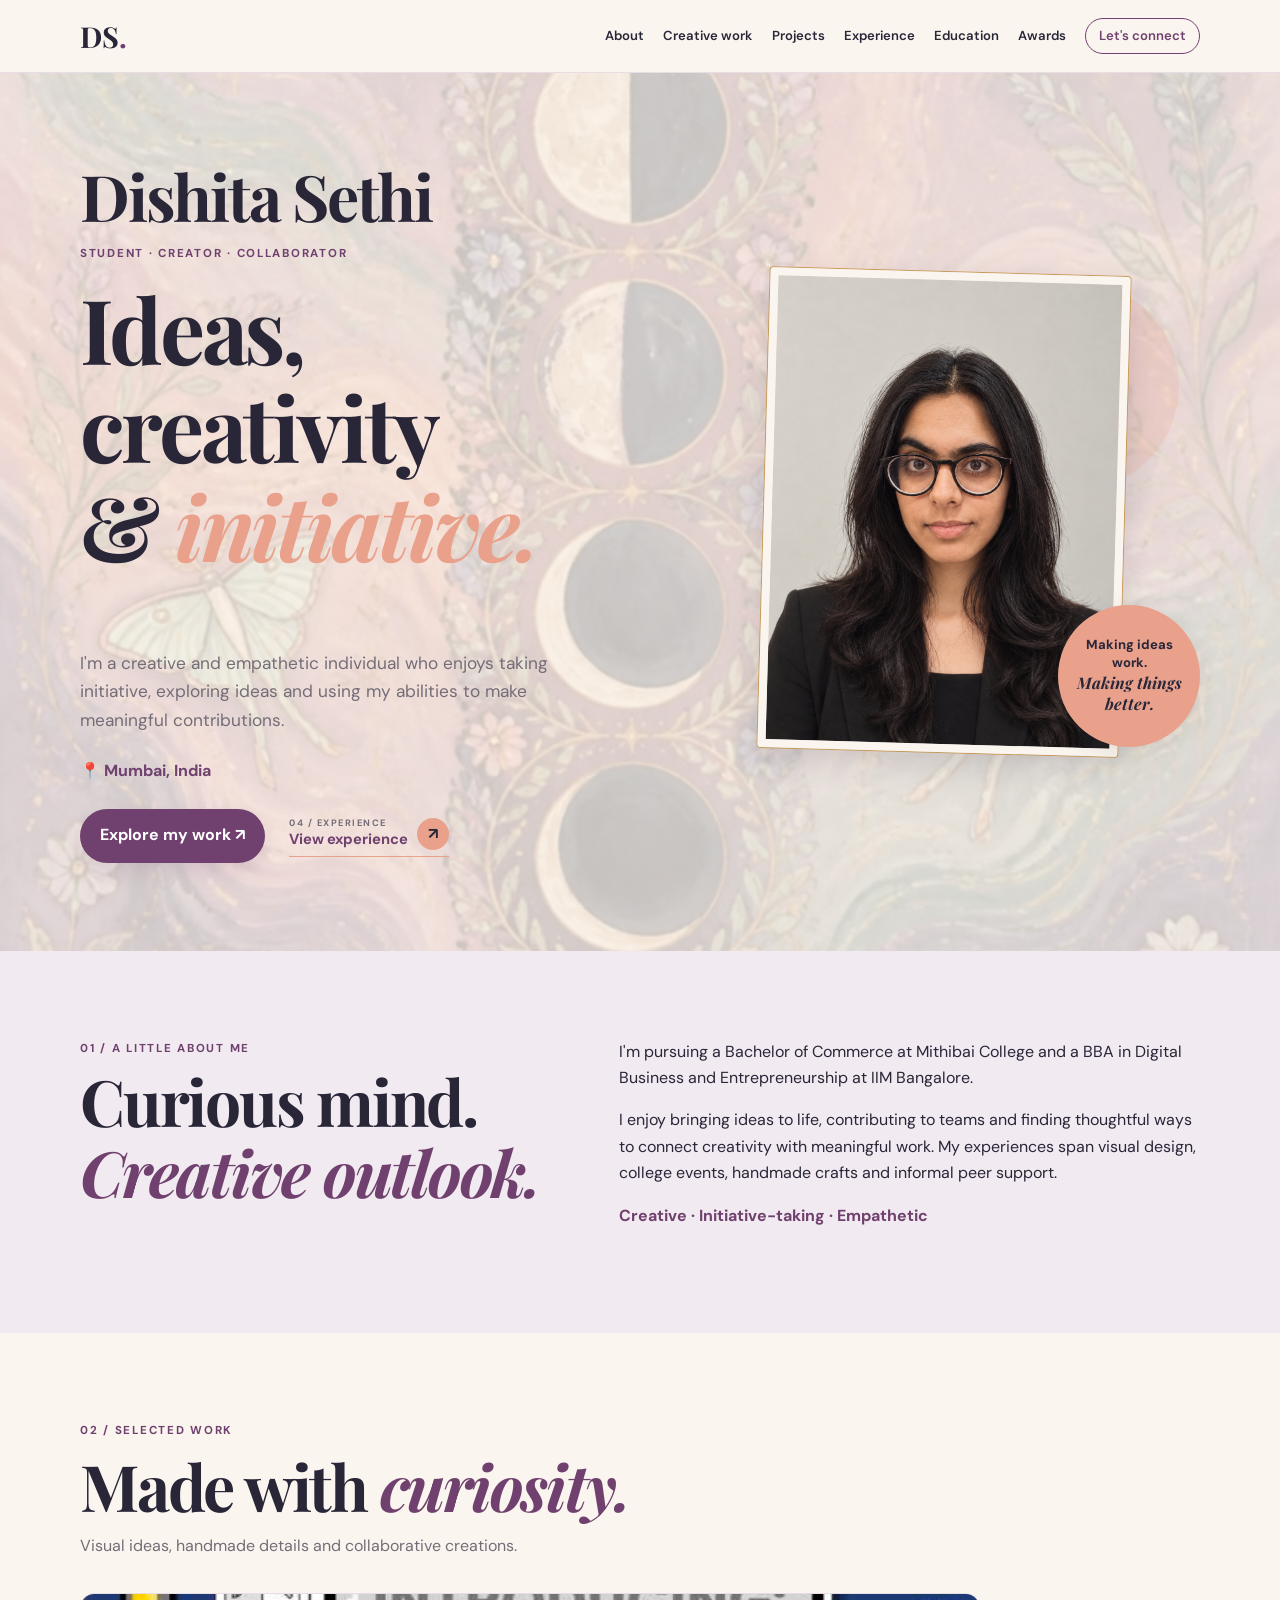
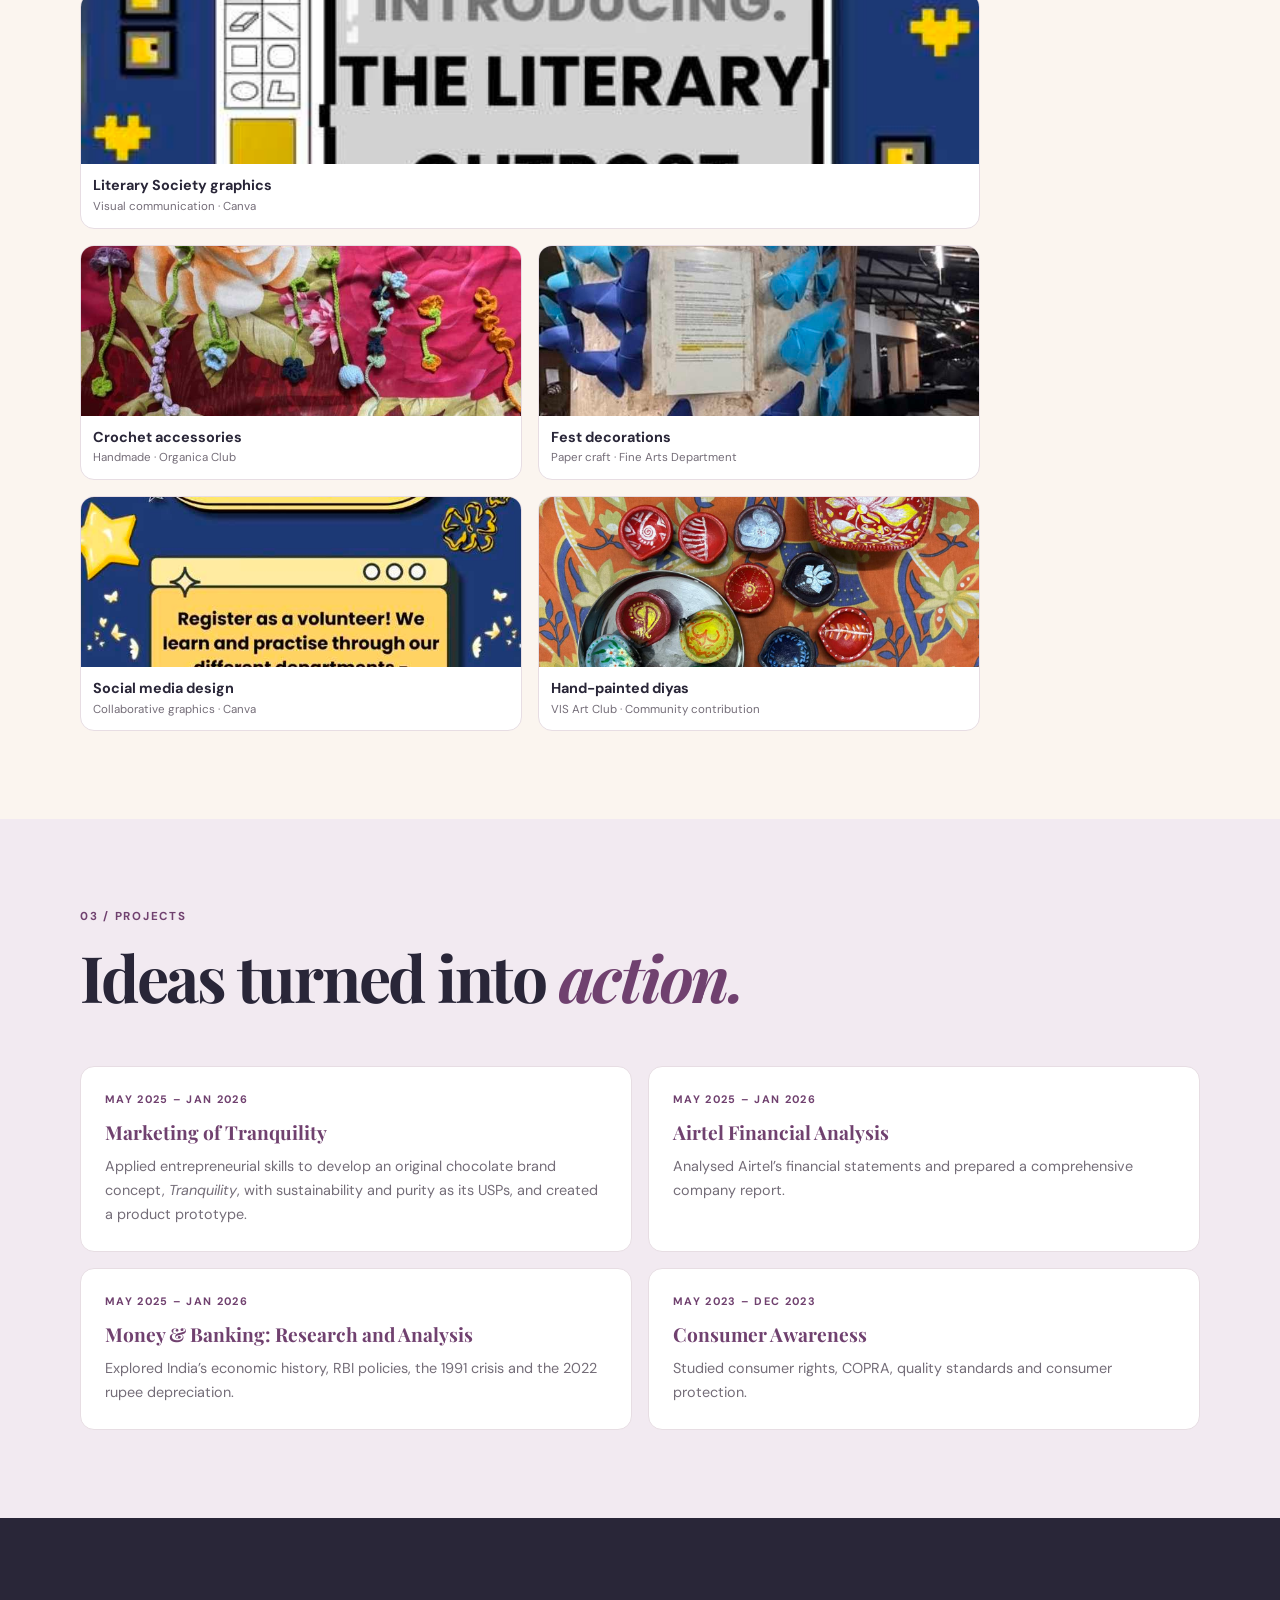
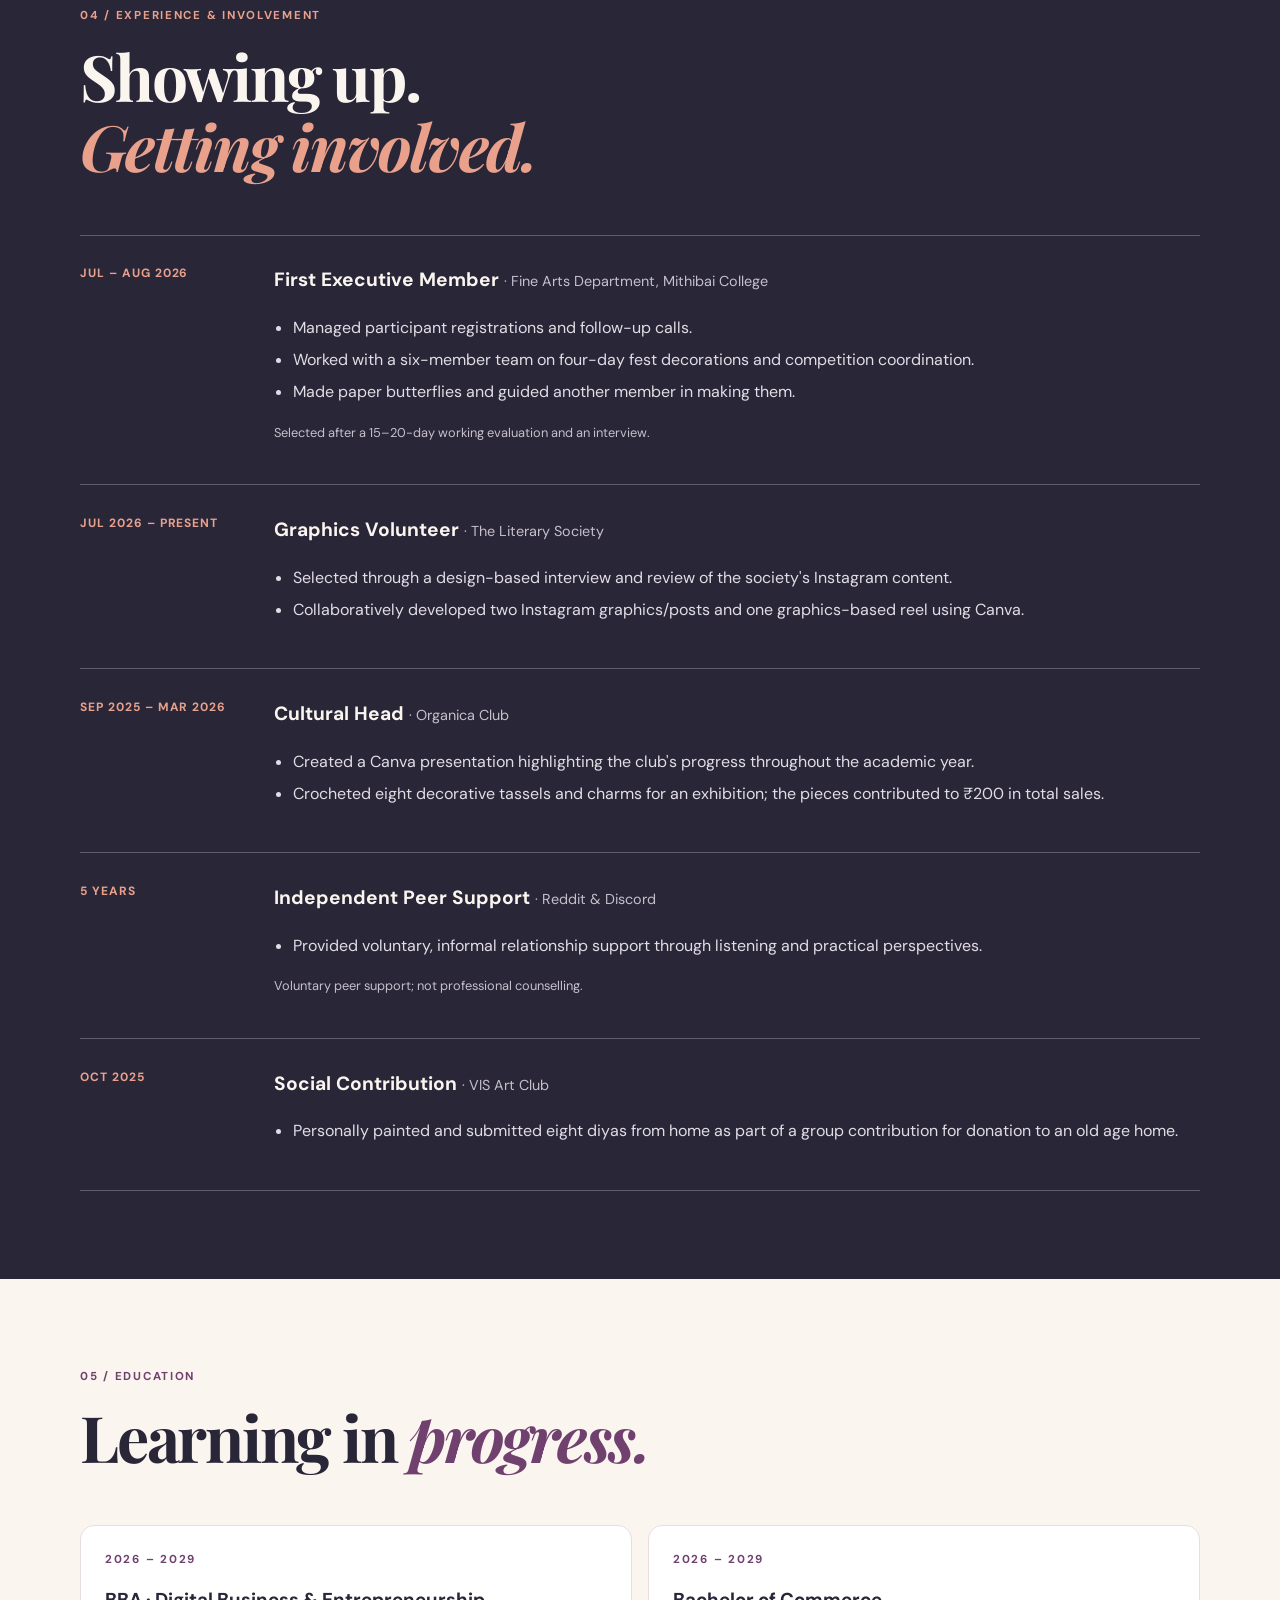
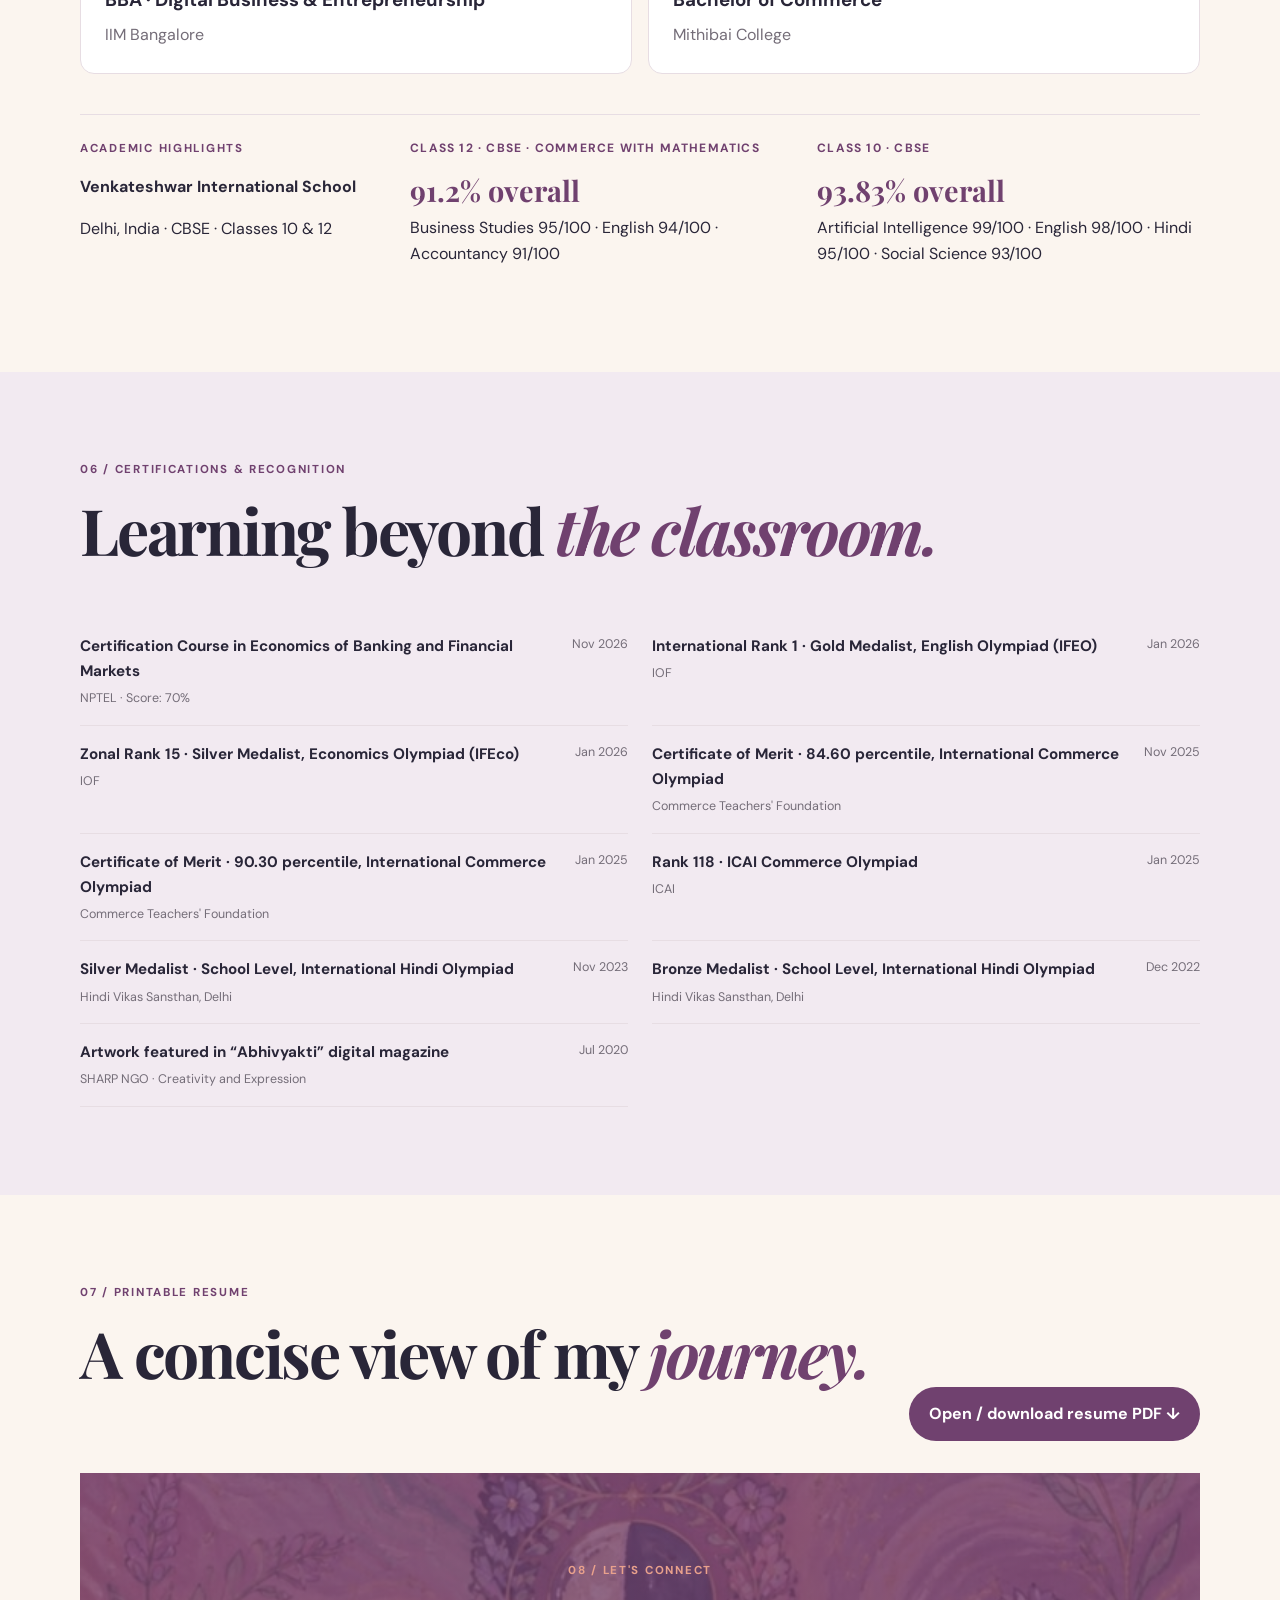
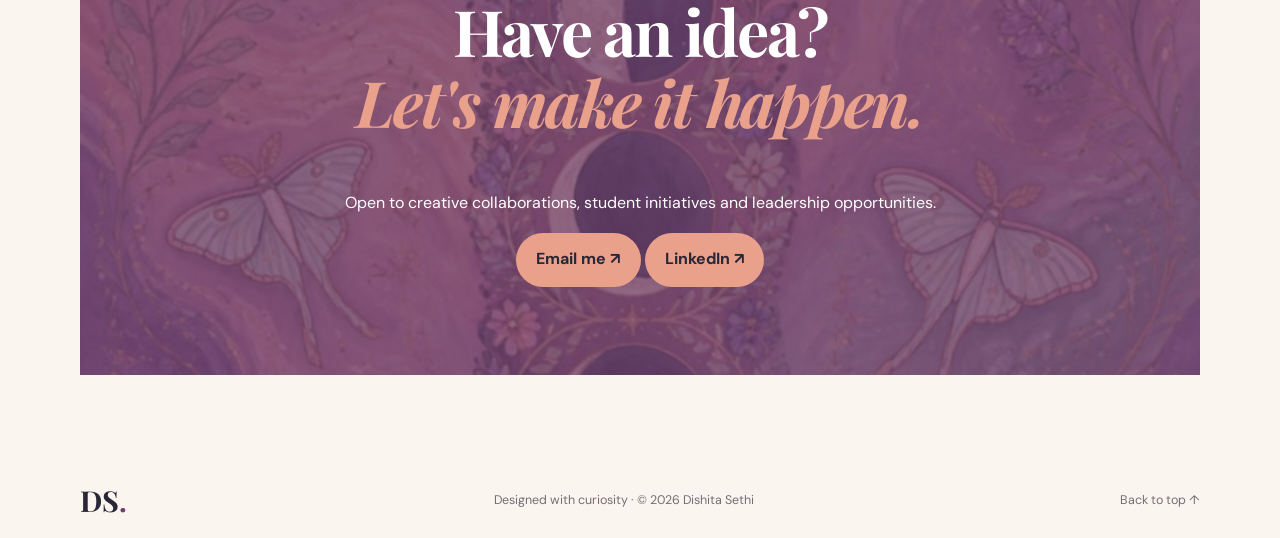
<file: index.html>
<!DOCTYPE html>
<html lang="en">
<head>
  <meta charset="UTF-8">
  <meta name="viewport" content="width=device-width, initial-scale=1.0">
  <meta name="description" content="Dishita Sethi's portfolio: creative work, student leadership and experiences.">
  <title>Dishita Sethi | Portfolio</title>
  <link rel="preconnect" href="https://fonts.googleapis.com">
  <link rel="preconnect" href="https://fonts.gstatic.com" crossorigin>
  <link href="https://fonts.googleapis.com/css2?family=DM+Sans:wght@400;500;600;700&family=Playfair+Display:ital,wght@0,600;0,700;1,600&display=swap" rel="stylesheet">
  <link rel="stylesheet" href="style.css?v=20261117-hero-fullwidth">
</head>
<body>
  <a class="skip-link" href="#main">Skip to content</a>
  <header class="site-header">
    <nav class="nav container" aria-label="Main navigation">
      <a class="wordmark" href="#home">DS<span>.</span></a>
      <div class="nav-links">
        <a href="#about">About</a><a href="#work">Creative work</a><a href="#projects">Projects</a>
        <a href="#experience">Experience</a><a href="#education">Education</a>
        <a href="#certifications">Awards</a><a class="nav-cta" href="#contact">Let's connect</a>
      </div>
    </nav>
  </header>

  <main id="main">
    <section class="hero section container" id="home">
      <div class="hero-copy">
        <h2 class="hero-name">Dishita Sethi</h2>
        <p class="eyebrow">Student · Creator · Collaborator</p>
        <h1>Ideas, creativity<br>&amp; <em>initiative.</em></h1>
        <p class="intro">I'm a creative and empathetic individual who enjoys taking initiative, exploring ideas and using my abilities to make meaningful contributions.</p>
        <p class="location">📍 Mumbai, India</p>
        <div class="hero-actions">
          <a class="button" href="#work">Explore my work ↗</a>
          <a class="text-link" href="#experience"><span class="experience-index">04 / EXPERIENCE</span><span class="experience-label">View experience</span><span class="link-arrow" aria-hidden="true">↗</span></a>
        </div>
      </div>
      <div class="hero-art">
        <img class="hero-main" src="dishita-professional-portrait.png" alt="Professional portrait of Dishita Sethi">
        <p class="hero-note">Making ideas work.<br><em>Making things better.</em></p>
      </div>
    </section>

    <section class="section soft" id="about">
      <div class="container two-col">
        <div><p class="eyebrow">01 / A little about me</p><h2>Curious mind.<br><em>Creative outlook.</em></h2></div>
        <div><p>I'm pursuing a Bachelor of Commerce at Mithibai College and a BBA in Digital Business and Entrepreneurship at IIM Bangalore.</p><p>I enjoy bringing ideas to life, contributing to teams and finding thoughtful ways to connect creativity with meaningful work. My experiences span visual design, college events, handmade crafts and informal peer support.</p><p class="traits">Creative · Initiative-taking · Empathetic</p></div>
      </div>
    </section>

    <section class="section container" id="work">
      <div class="section-heading"><div class="work-heading-copy"><p class="eyebrow">02 / Selected work</p><h2>Made with <em>curiosity.</em></h2><p class="muted">Visual ideas, handmade details and collaborative creations.</p></div></div>
      <div class="work-grid">
        <article class="work-card work-featured"><img src="literary-outpost.png" alt="Literary Society announcement graphic"><div><h3>Literary Society graphics</h3><p>Visual communication · Canva</p></div></article>
        <article class="work-card"><img src="crochet-charms.png" alt="Colourful handmade crochet charms"><div><h3>Crochet accessories</h3><p>Handmade · Organica Club</p></div></article>
        <article class="work-card"><img src="fine-arts-butterflies.png" alt="Handmade blue paper butterflies"><div><h3>Fest decorations</h3><p>Paper craft · Fine Arts Department</p></div></article>
        <article class="work-card"><img src="literary-volunteer-post.png" alt="Literary Society volunteer recruitment graphic"><div><h3>Social media design</h3><p>Collaborative graphics · Canva</p></div></article>
        <article class="work-card"><img src="hand-painted-diyas.jpg" alt="Eight hand-painted diyas made for a group donation"><div><h3>Hand-painted diyas</h3><p>VIS Art Club · Community contribution</p></div></article>
      </div>
    </section>


    <section class="section soft" id="projects">
      <div class="container">
        <p class="eyebrow">03 / Projects</p><h2>Ideas turned into <em>action.</em></h2>
        <div class="projects-grid">
          <article class="project-card">
            <p class="project-date">MAY 2025 – JAN 2026</p>
            <h3>Marketing of Tranquility</h3>
            <p>Applied entrepreneurial skills to develop an original chocolate brand concept, <em>Tranquility</em>, with sustainability and purity as its USPs, and created a product prototype.</p>
          </article>
          <article class="project-card">
            <p class="project-date">MAY 2025 – JAN 2026</p>
            <h3>Airtel Financial Analysis</h3>
            <p>Analysed Airtel’s financial statements and prepared a comprehensive company report.</p>
          </article>
          <article class="project-card">
            <p class="project-date">MAY 2025 – JAN 2026</p>
            <h3>Money &amp; Banking: Research and Analysis</h3>
            <p>Explored India’s economic history, RBI policies, the 1991 crisis and the 2022 rupee depreciation.</p>
          </article>
          <article class="project-card">
            <p class="project-date">MAY 2023 – DEC 2023</p>
            <h3>Consumer Awareness</h3>
            <p>Studied consumer rights, COPRA, quality standards and consumer protection.</p>
          </article>
        </div>
      </div>
    </section>

    <section class="section dark" id="experience">
      <div class="container">
        <p class="eyebrow">04 / Experience &amp; involvement</p><h2>Showing up.<br><em>Getting involved.</em></h2>
        <div class="timeline">
          <article><time>JUL – AUG 2026</time><div><h3>First Executive Member <span>· Fine Arts Department, Mithibai College</span></h3><ul><li>Managed participant registrations and follow-up calls.</li><li>Worked with a six-member team on four-day fest decorations and competition coordination.</li><li>Made paper butterflies and guided another member in making them.</li></ul><p class="small-note">Selected after a 15–20-day working evaluation and an interview.</p></div></article>
          <article><time>JUL 2026 – PRESENT</time><div><h3>Graphics Volunteer <span>· The Literary Society</span></h3><ul><li>Selected through a design-based interview and review of the society's Instagram content.</li><li>Collaboratively developed two Instagram graphics/posts and one graphics-based reel using Canva.</li></ul></div></article>
          <article><time>SEP 2025 – MAR 2026</time><div><h3>Cultural Head <span>· Organica Club</span></h3><ul><li>Created a Canva presentation highlighting the club's progress throughout the academic year.</li><li>Crocheted eight decorative tassels and charms for an exhibition; the pieces contributed to ₹200 in total sales.</li></ul></div></article>
          <article><time>5 YEARS</time><div><h3>Independent Peer Support <span>· Reddit &amp; Discord</span></h3><ul><li>Provided voluntary, informal relationship support through listening and practical perspectives.</li></ul><p class="small-note">Voluntary peer support; not professional counselling.</p></div></article>
          <article><time>OCT 2025</time><div><h3>Social Contribution <span>· VIS Art Club</span></h3><ul><li>Personally painted and submitted eight diyas from home as part of a group contribution for donation to an old age home.</li></ul></div></article>
        </div>
      </div>
    </section>

    <section class="section container" id="education">
      <p class="eyebrow">05 / Education</p><h2>Learning in <em>progress.</em></h2>
      <div class="education-grid"><article><p class="eyebrow">2026 – 2029</p><h3>BBA · Digital Business &amp; Entrepreneurship</h3><p>IIM Bangalore</p></article><article><p class="eyebrow">2026 – 2029</p><h3>Bachelor of Commerce</h3><p>Mithibai College</p></article></div>
      <div class="academics">
        <div><p class="eyebrow">Academic highlights</p><h3>Venkateshwar International School</h3><p>Delhi, India · CBSE · Classes 10 &amp; 12</p></div>
        <div><h3 class="label">CLASS 12 · CBSE · COMMERCE WITH MATHEMATICS</h3><p class="percentage">91.2% overall</p><p>Business Studies 95/100 · English 94/100 · Accountancy 91/100</p></div>
        <div><h3 class="label">CLASS 10 · CBSE</h3><p class="percentage">93.83% overall</p><p>Artificial Intelligence 99/100 · English 98/100 · Hindi 95/100 · Social Science 93/100</p></div>
      </div>
    </section>

    <section class="section soft" id="certifications">
      <div class="container"><p class="eyebrow">06 / Certifications &amp; recognition</p><h2>Learning beyond <em>the classroom.</em></h2>
        <div class="awards">
          <article><div><h3>Certification Course in Economics of Banking and Financial Markets</h3><p>NPTEL · Score: 70%</p></div><time>Nov 2026</time></article>
          <article><div><h3>International Rank 1 · Gold Medalist, English Olympiad (IFEO)</h3><p>IOF</p></div><time>Jan 2026</time></article>
          <article><div><h3>Zonal Rank 15 · Silver Medalist, Economics Olympiad (IFEco)</h3><p>IOF</p></div><time>Jan 2026</time></article>
          <article><div><h3>Certificate of Merit · 84.60 percentile, International Commerce Olympiad</h3><p>Commerce Teachers' Foundation</p></div><time>Nov 2025</time></article>
          <article><div><h3>Certificate of Merit · 90.30 percentile, International Commerce Olympiad</h3><p>Commerce Teachers' Foundation</p></div><time>Jan 2025</time></article>
          <article><div><h3>Rank 118 · ICAI Commerce Olympiad</h3><p>ICAI</p></div><time>Jan 2025</time></article>
          <article><div><h3>Silver Medalist · School Level, International Hindi Olympiad</h3><p>Hindi Vikas Sansthan, Delhi</p></div><time>Nov 2023</time></article>
          <article><div><h3>Bronze Medalist · School Level, International Hindi Olympiad</h3><p>Hindi Vikas Sansthan, Delhi</p></div><time>Dec 2022</time></article>
          <article><div><h3>Artwork featured in “Abhivyakti” digital magazine</h3><p>SHARP NGO · Creativity and Expression</p></div><time>Jul 2020</time></article>
        </div>
      </div>
    </section>

    <section class="section container" id="resume">
      <div class="section-heading"><div><p class="eyebrow">07 / Printable resume</p><h2>A concise view of my <em>journey.</em></h2></div><a class="button" href="resume.PDF" target="_blank" rel="noopener">Open / download resume PDF ↓</a></div>
      

    <section class="section contact" id="contact"><div class="container"><p class="eyebrow">08 / Let's connect</p><h2>Have an idea?<br><em>Let's make it happen.</em></h2><p>Open to creative collaborations, student initiatives and leadership opportunities.</p><div class="contact-links">
        <a class="button light" href="mailto:dishitasethi56@gmail.com">Email me ↗</a>
        <a class="button light" href="https://www.linkedin.com/in/dishita-s-14ba99420/" target="_blank" rel="noopener noreferrer">LinkedIn ↗</a>
      </div></div></section>
  </main>
  <footer><div class="container footer-inner"><a class="wordmark" href="#home">DS<span>.</span></a><p>Designed with curiosity · © 2026 Dishita Sethi</p><a href="#home">Back to top ↑</a></div></footer>
</body>
</html>
</file>
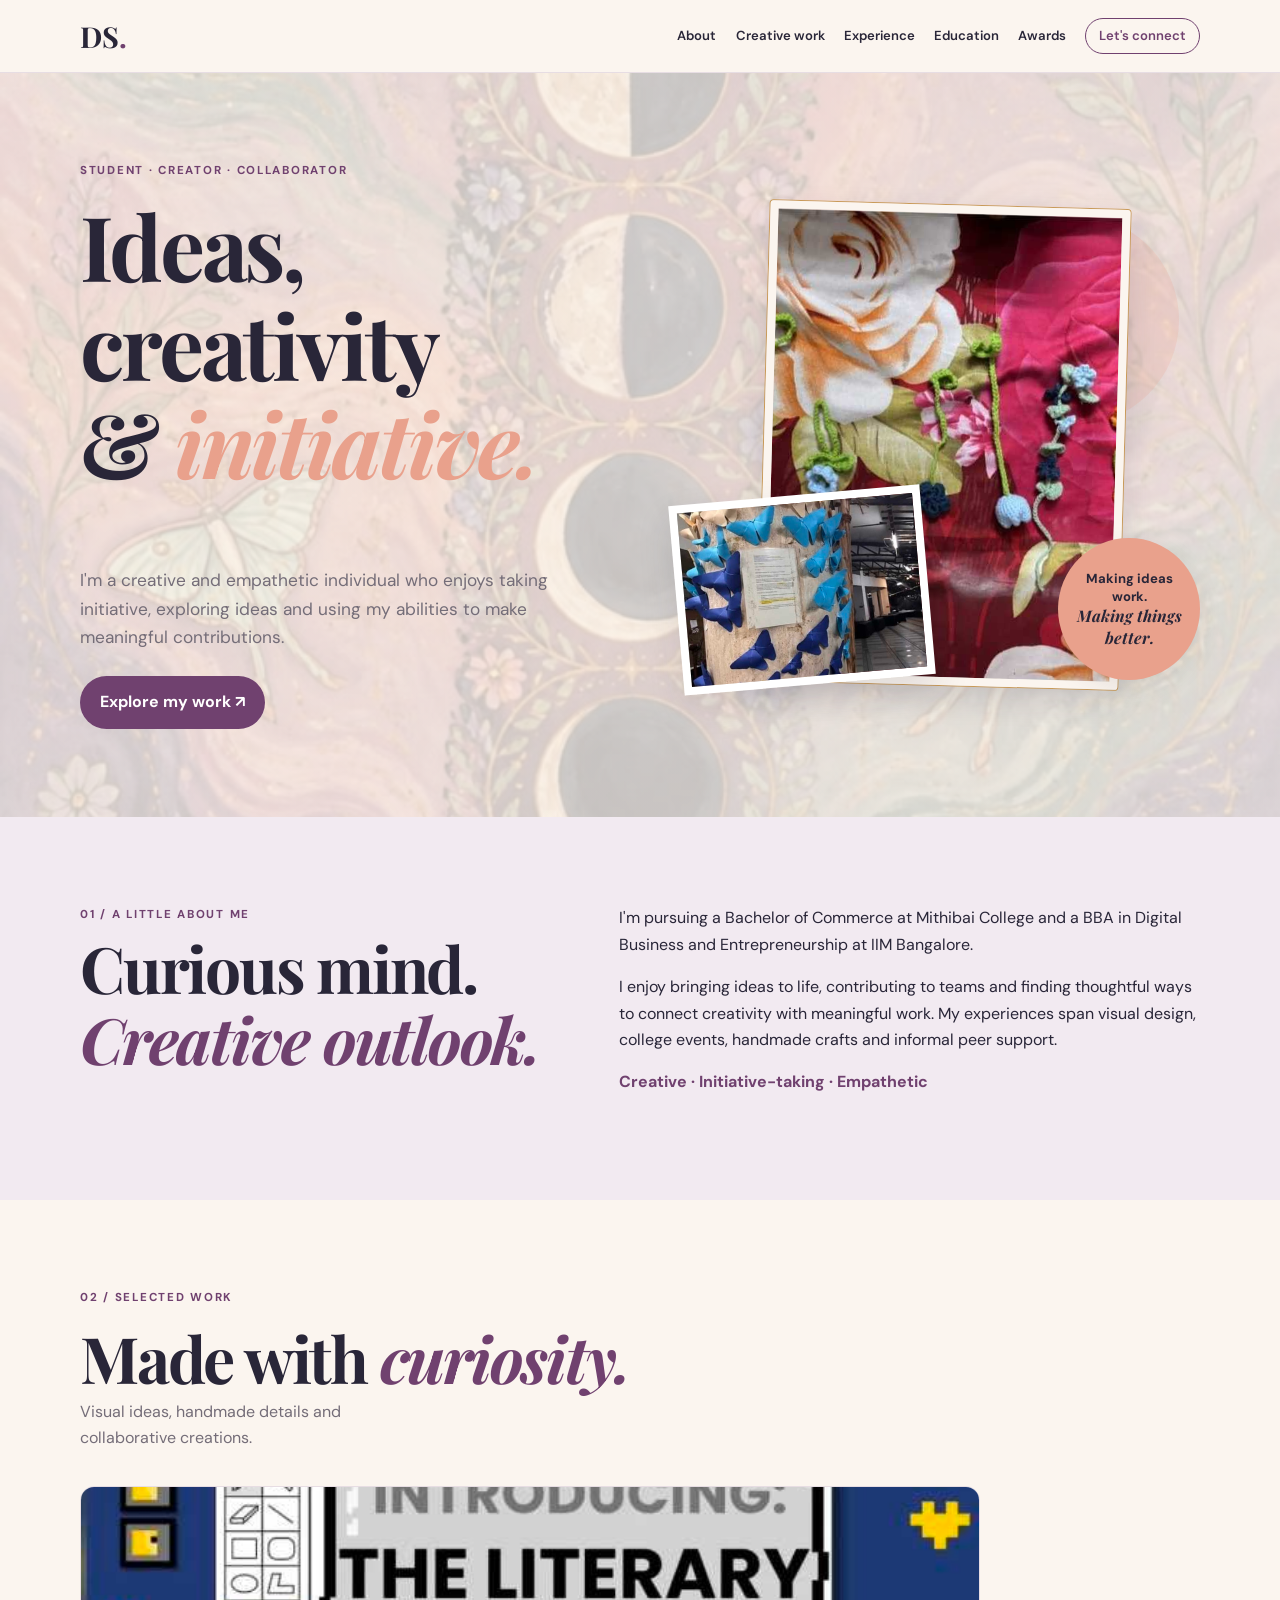
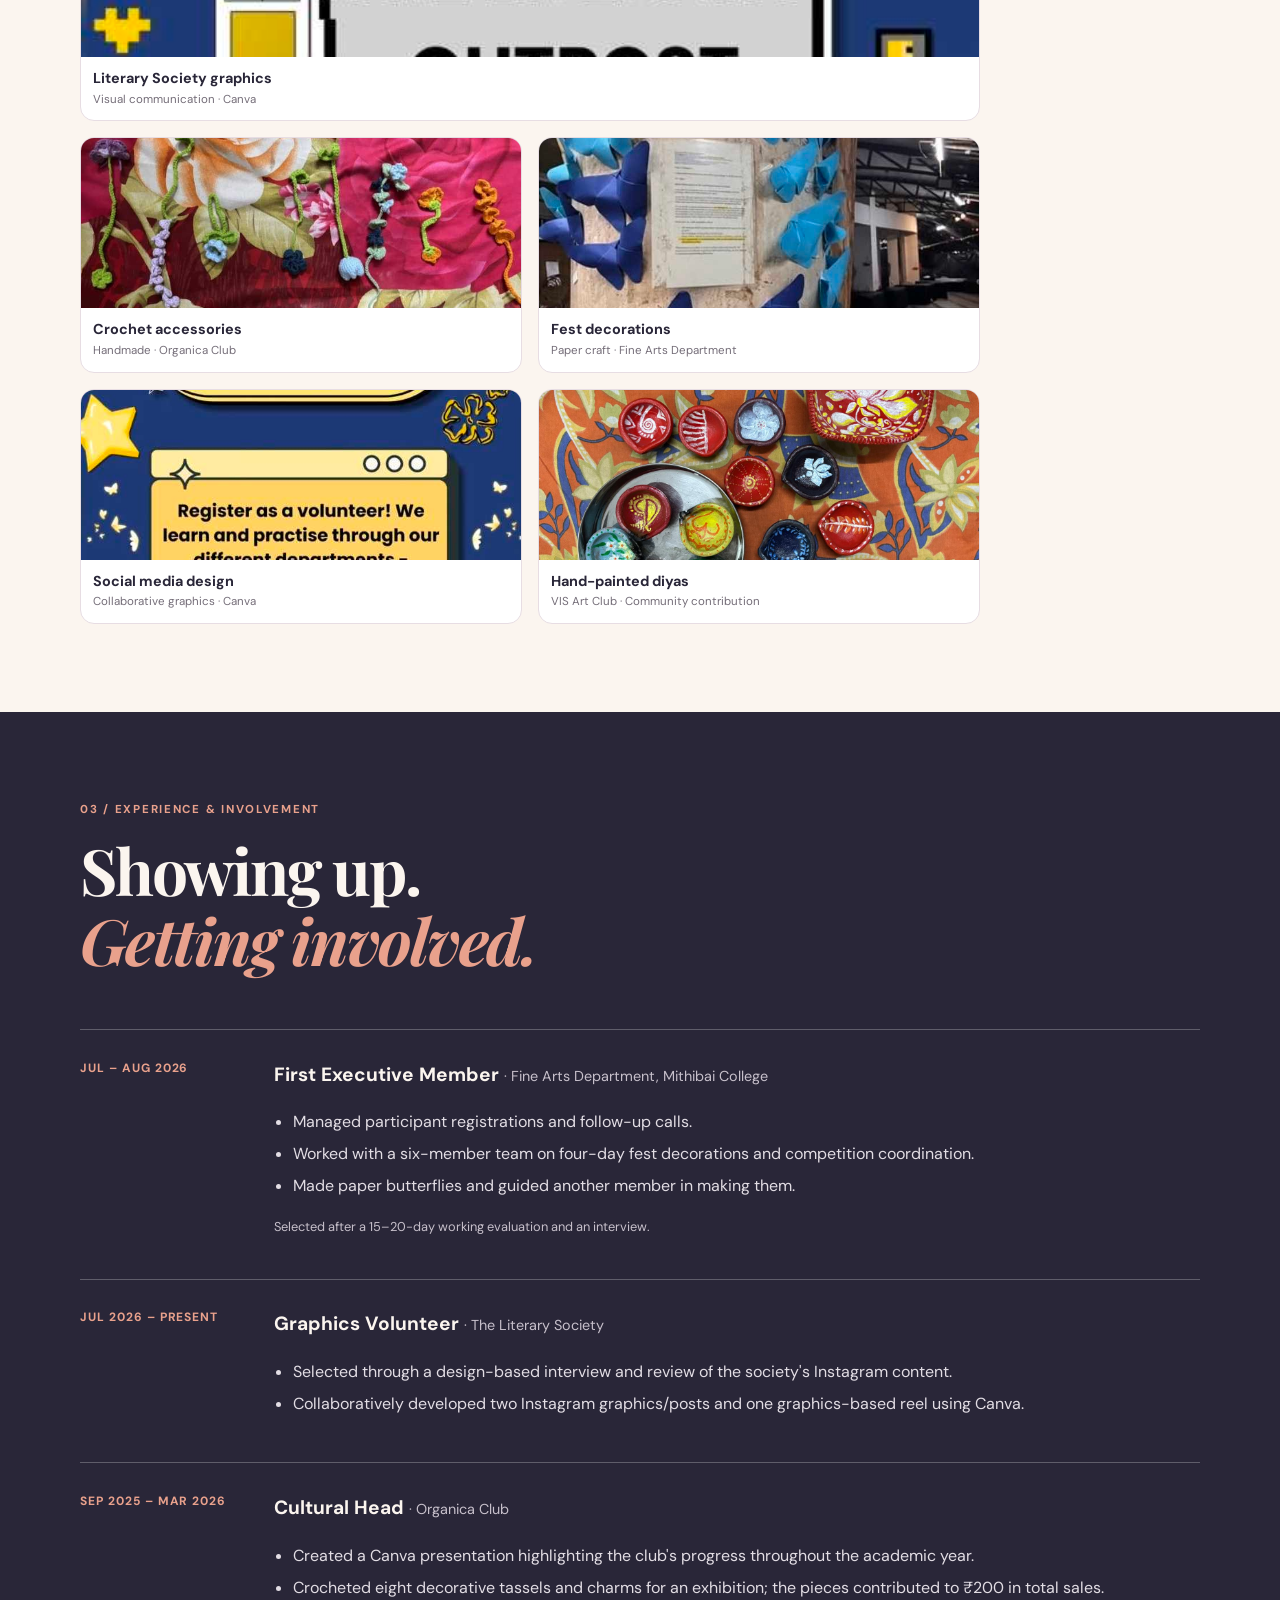
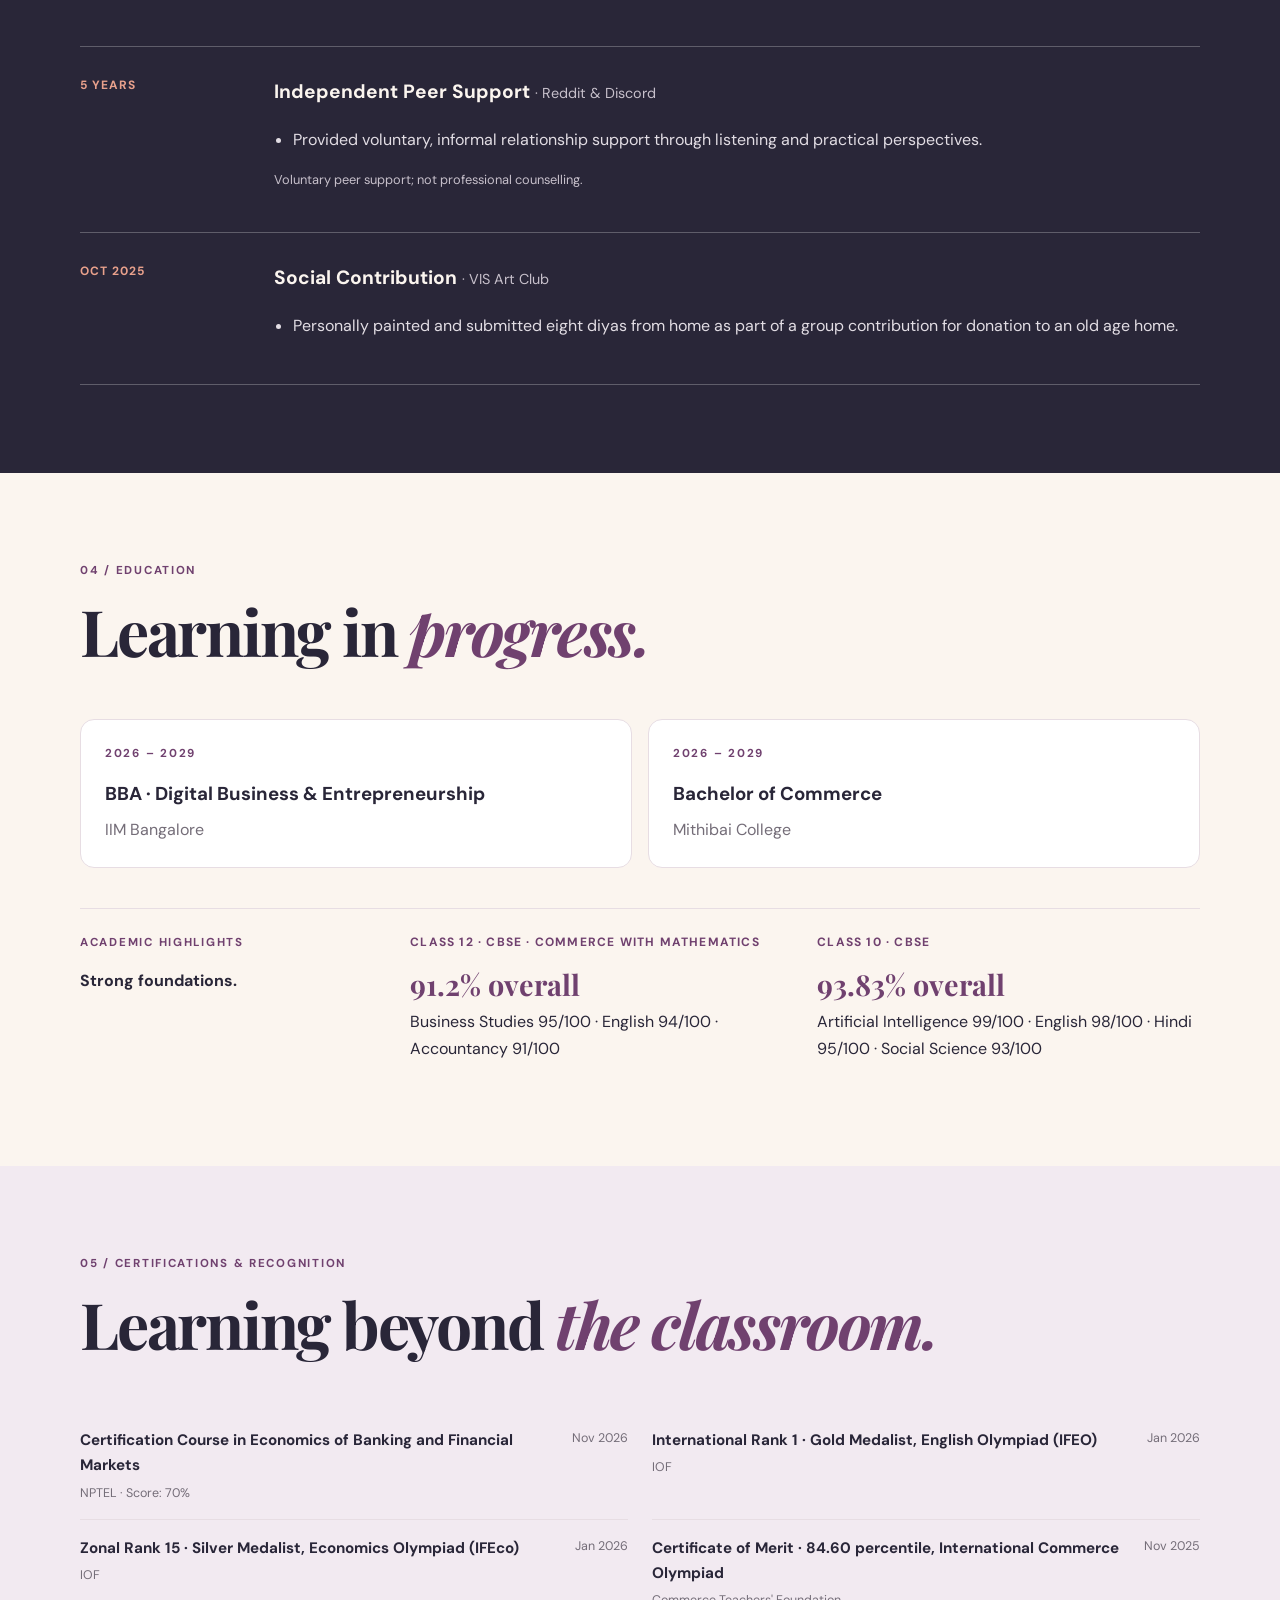
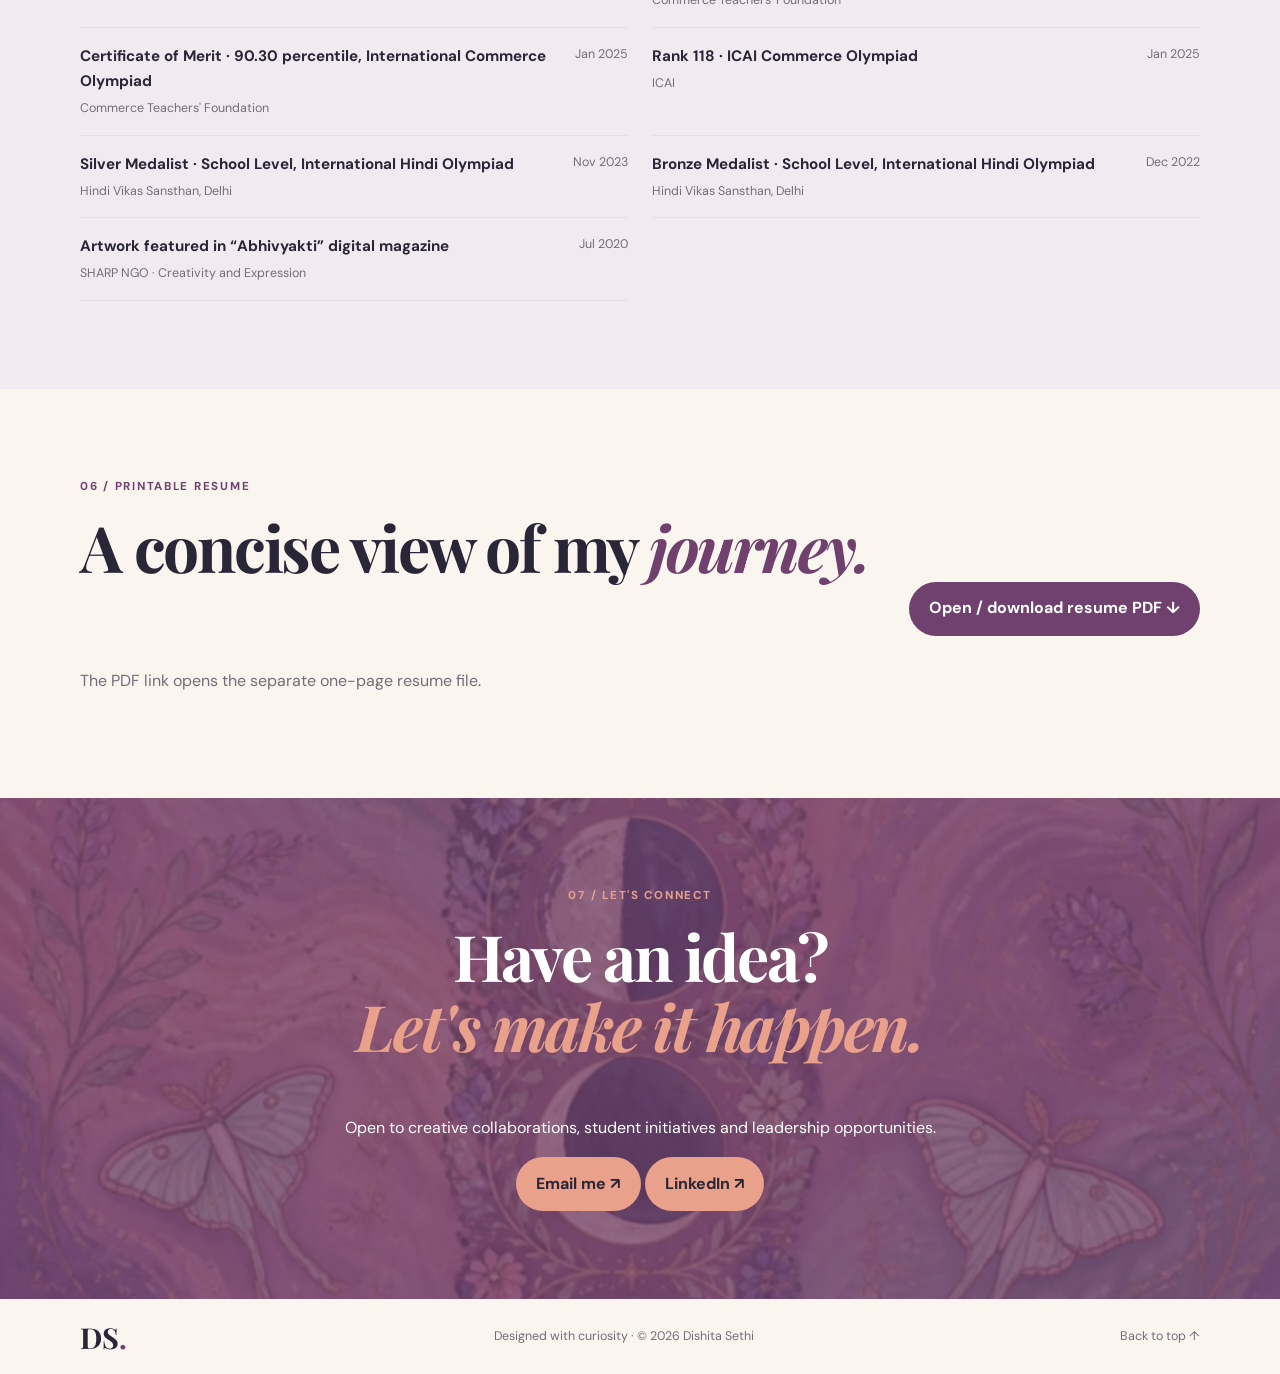
<file: index-1.html>
<!DOCTYPE html>
<html lang="en">
<head>
  <meta charset="UTF-8">
  <meta name="viewport" content="width=device-width, initial-scale=1.0">
  <meta name="description" content="Dishita Sethi's portfolio: creative work, student leadership and experiences.">
  <title>Dishita Sethi | Portfolio</title>
  <link rel="preconnect" href="https://fonts.googleapis.com">
  <link rel="preconnect" href="https://fonts.gstatic.com" crossorigin>
  <link href="https://fonts.googleapis.com/css2?family=DM+Sans:wght@400;500;600;700&family=Playfair+Display:ital,wght@0,600;0,700;1,600&display=swap" rel="stylesheet">
  <link rel="stylesheet" href="style.css">
</head>
<body>
  <a class="skip-link" href="#main">Skip to content</a>
  <header class="site-header">
    <nav class="nav container" aria-label="Main navigation">
      <a class="wordmark" href="#home">DS<span>.</span></a>
      <div class="nav-links">
        <a href="#about">About</a><a href="#work">Creative work</a>
        <a href="#experience">Experience</a><a href="#education">Education</a>
        <a href="#certifications">Awards</a><a class="nav-cta" href="#contact">Let's connect</a>
      </div>
    </nav>
  </header>

  <main id="main">
    <section class="hero section container" id="home">
      <div>
        <p class="eyebrow">Student · Creator · Collaborator</p>
        <h1>Ideas, creativity<br>&amp; <em>initiative.</em></h1>
        <p class="intro">I'm a creative and empathetic individual who enjoys taking initiative, exploring ideas and using my abilities to make meaningful contributions.</p>
        <a class="button" href="#work">Explore my work ↗</a>
      </div>
      <div class="hero-art">
        <img class="hero-main" src="crochet-charms.png" alt="Handmade crochet flower and butterfly charms">
        <img class="hero-small" src="fine-arts-butterflies.png" alt="Blue paper butterflies made for a college fest">
        <p class="hero-note">Making ideas work.<br><em>Making things better.</em></p>
      </div>
    </section>

    <section class="section soft" id="about">
      <div class="container two-col">
        <div><p class="eyebrow">01 / A little about me</p><h2>Curious mind.<br><em>Creative outlook.</em></h2></div>
        <div><p>I'm pursuing a Bachelor of Commerce at Mithibai College and a BBA in Digital Business and Entrepreneurship at IIM Bangalore.</p><p>I enjoy bringing ideas to life, contributing to teams and finding thoughtful ways to connect creativity with meaningful work. My experiences span visual design, college events, handmade crafts and informal peer support.</p><p class="traits">Creative · Initiative-taking · Empathetic</p></div>
      </div>
    </section>

    <section class="section container" id="work">
      <div class="section-heading"><div><p class="eyebrow">02 / Selected work</p><h2>Made with <em>curiosity.</em></h2></div><p class="muted">Visual ideas, handmade details and collaborative creations.</p></div>
      <div class="work-grid">
        <article class="work-card work-featured"><img src="literary-outpost.png" alt="Literary Society announcement graphic"><div><h3>Literary Society graphics</h3><p>Visual communication · Canva</p></div></article>
        <article class="work-card"><img src="crochet-charms.png" alt="Colourful handmade crochet charms"><div><h3>Crochet accessories</h3><p>Handmade · Organica Club</p></div></article>
        <article class="work-card"><img src="fine-arts-butterflies.png" alt="Handmade blue paper butterflies"><div><h3>Fest decorations</h3><p>Paper craft · Fine Arts Department</p></div></article>
        <article class="work-card"><img src="literary-volunteer-post.png" alt="Literary Society volunteer recruitment graphic"><div><h3>Social media design</h3><p>Collaborative graphics · Canva</p></div></article>
        <article class="work-card"><img src="hand-painted-diyas.jpg" alt="Eight hand-painted diyas made for a group donation"><div><h3>Hand-painted diyas</h3><p>VIS Art Club · Community contribution</p></div></article>
      </div>
    </section>

    <section class="section dark" id="experience">
      <div class="container">
        <p class="eyebrow">03 / Experience &amp; involvement</p><h2>Showing up.<br><em>Getting involved.</em></h2>
        <div class="timeline">
          <article><time>JUL – AUG 2026</time><div><h3>First Executive Member <span>· Fine Arts Department, Mithibai College</span></h3><ul><li>Managed participant registrations and follow-up calls.</li><li>Worked with a six-member team on four-day fest decorations and competition coordination.</li><li>Made paper butterflies and guided another member in making them.</li></ul><p class="small-note">Selected after a 15–20-day working evaluation and an interview.</p></div></article>
          <article><time>JUL 2026 – PRESENT</time><div><h3>Graphics Volunteer <span>· The Literary Society</span></h3><ul><li>Selected through a design-based interview and review of the society's Instagram content.</li><li>Collaboratively developed two Instagram graphics/posts and one graphics-based reel using Canva.</li></ul></div></article>
          <article><time>SEP 2025 – MAR 2026</time><div><h3>Cultural Head <span>· Organica Club</span></h3><ul><li>Created a Canva presentation highlighting the club's progress throughout the academic year.</li><li>Crocheted eight decorative tassels and charms for an exhibition; the pieces contributed to ₹200 in total sales.</li></ul></div></article>
          <article><time>5 YEARS</time><div><h3>Independent Peer Support <span>· Reddit &amp; Discord</span></h3><ul><li>Provided voluntary, informal relationship support through listening and practical perspectives.</li></ul><p class="small-note">Voluntary peer support; not professional counselling.</p></div></article>
          <article><time>OCT 2025</time><div><h3>Social Contribution <span>· VIS Art Club</span></h3><ul><li>Personally painted and submitted eight diyas from home as part of a group contribution for donation to an old age home.</li></ul></div></article>
        </div>
      </div>
    </section>

    <section class="section container" id="education">
      <p class="eyebrow">04 / Education</p><h2>Learning in <em>progress.</em></h2>
      <div class="education-grid"><article><p class="eyebrow">2026 – 2029</p><h3>BBA · Digital Business &amp; Entrepreneurship</h3><p>IIM Bangalore</p></article><article><p class="eyebrow">2026 – 2029</p><h3>Bachelor of Commerce</h3><p>Mithibai College</p></article></div>
      <div class="academics">
        <div><p class="eyebrow">Academic highlights</p><h3>Strong foundations.</h3></div>
        <div><h3 class="label">CLASS 12 · CBSE · COMMERCE WITH MATHEMATICS</h3><p class="percentage">91.2% overall</p><p>Business Studies 95/100 · English 94/100 · Accountancy 91/100</p></div>
        <div><h3 class="label">CLASS 10 · CBSE</h3><p class="percentage">93.83% overall</p><p>Artificial Intelligence 99/100 · English 98/100 · Hindi 95/100 · Social Science 93/100</p></div>
      </div>
    </section>

    <section class="section soft" id="certifications">
      <div class="container"><p class="eyebrow">05 / Certifications &amp; recognition</p><h2>Learning beyond <em>the classroom.</em></h2>
        <div class="awards">
          <article><div><h3>Certification Course in Economics of Banking and Financial Markets</h3><p>NPTEL · Score: 70%</p></div><time>Nov 2026</time></article>
          <article><div><h3>International Rank 1 · Gold Medalist, English Olympiad (IFEO)</h3><p>IOF</p></div><time>Jan 2026</time></article>
          <article><div><h3>Zonal Rank 15 · Silver Medalist, Economics Olympiad (IFEco)</h3><p>IOF</p></div><time>Jan 2026</time></article>
          <article><div><h3>Certificate of Merit · 84.60 percentile, International Commerce Olympiad</h3><p>Commerce Teachers' Foundation</p></div><time>Nov 2025</time></article>
          <article><div><h3>Certificate of Merit · 90.30 percentile, International Commerce Olympiad</h3><p>Commerce Teachers' Foundation</p></div><time>Jan 2025</time></article>
          <article><div><h3>Rank 118 · ICAI Commerce Olympiad</h3><p>ICAI</p></div><time>Jan 2025</time></article>
          <article><div><h3>Silver Medalist · School Level, International Hindi Olympiad</h3><p>Hindi Vikas Sansthan, Delhi</p></div><time>Nov 2023</time></article>
          <article><div><h3>Bronze Medalist · School Level, International Hindi Olympiad</h3><p>Hindi Vikas Sansthan, Delhi</p></div><time>Dec 2022</time></article>
          <article><div><h3>Artwork featured in “Abhivyakti” digital magazine</h3><p>SHARP NGO · Creativity and Expression</p></div><time>Jul 2020</time></article>
        </div>
      </div>
    </section>

    <section class="section container" id="resume">
      <div class="section-heading"><div><p class="eyebrow">06 / Printable resume</p><h2>A concise view of my <em>journey.</em></h2></div><a class="button" href="resume.PDF" target="_blank" rel="noopener">Open / download resume PDF ↓</a></div>
      <p class="muted">The PDF link opens the separate one-page resume file.</p>
    </section>

    <section class="section contact" id="contact"><div class="container"><p class="eyebrow">07 / Let's connect</p><h2>Have an idea?<br><em>Let's make it happen.</em></h2><p>Open to creative collaborations, student initiatives and leadership opportunities.</p><div class="contact-links">
        <a class="button light" href="mailto:dishitasethi56@gmail.com">Email me ↗</a>
        <a class="button light" href="https://www.linkedin.com/in/dishita-s-14ba99420/" target="_blank" rel="noopener noreferrer">LinkedIn ↗</a>
      </div></div></section>
  </main>
  <footer><div class="container footer-inner"><a class="wordmark" href="#home">DS<span>.</span></a><p>Designed with curiosity · © 2026 Dishita Sethi</p><a href="#home">Back to top ↑</a></div></footer>
</body>
</html>
</file>
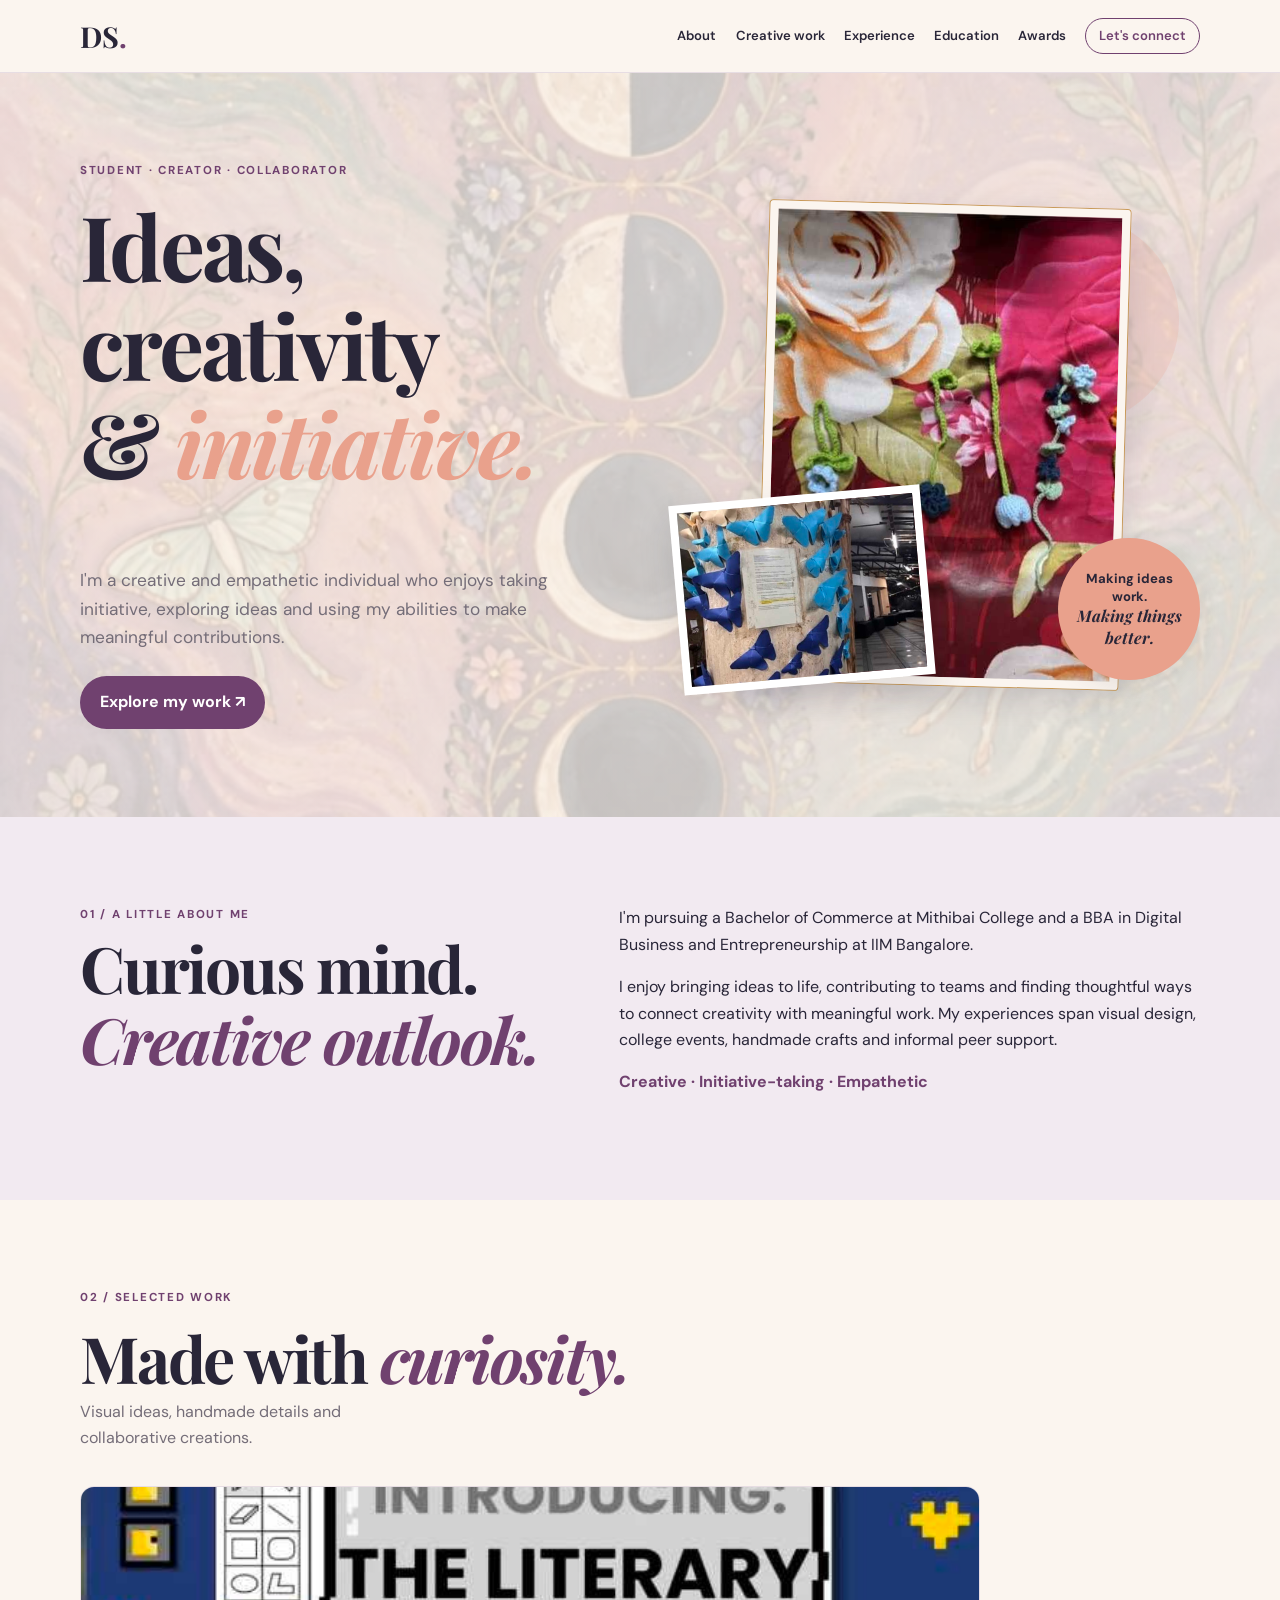
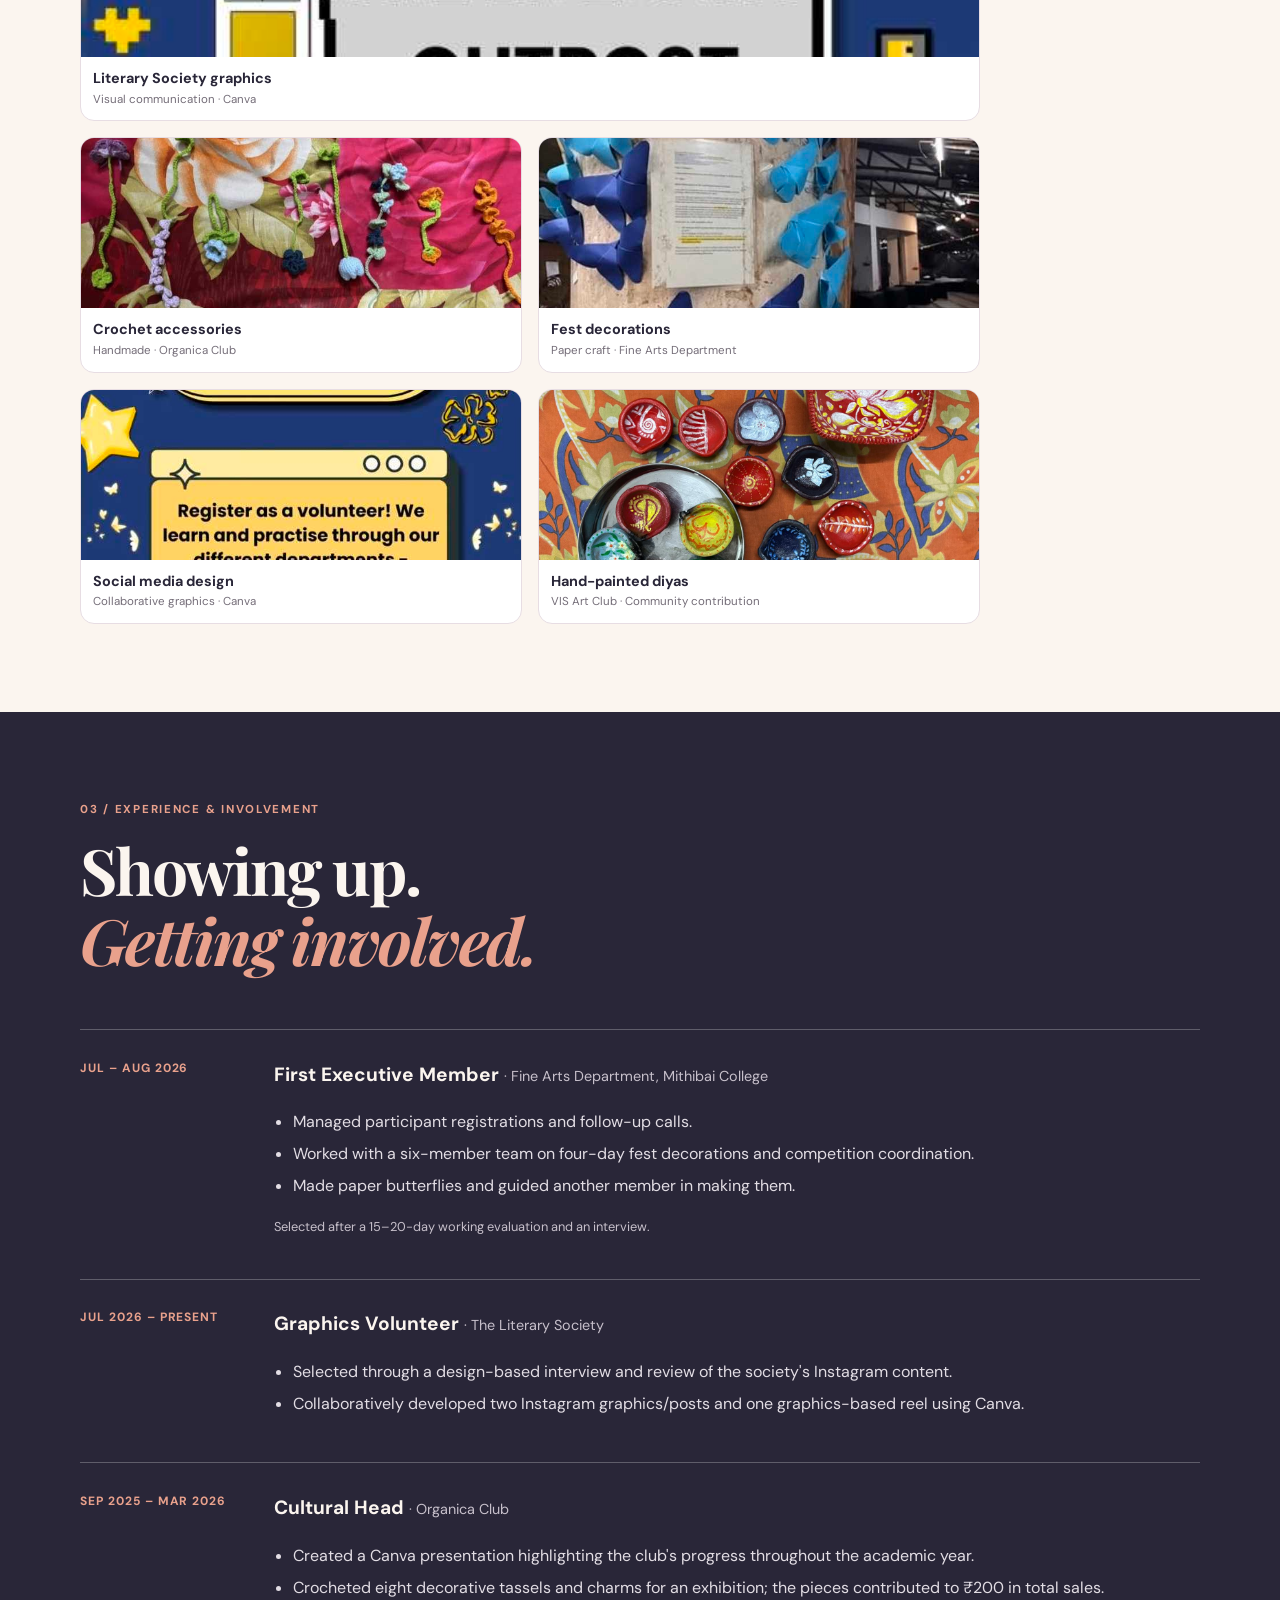
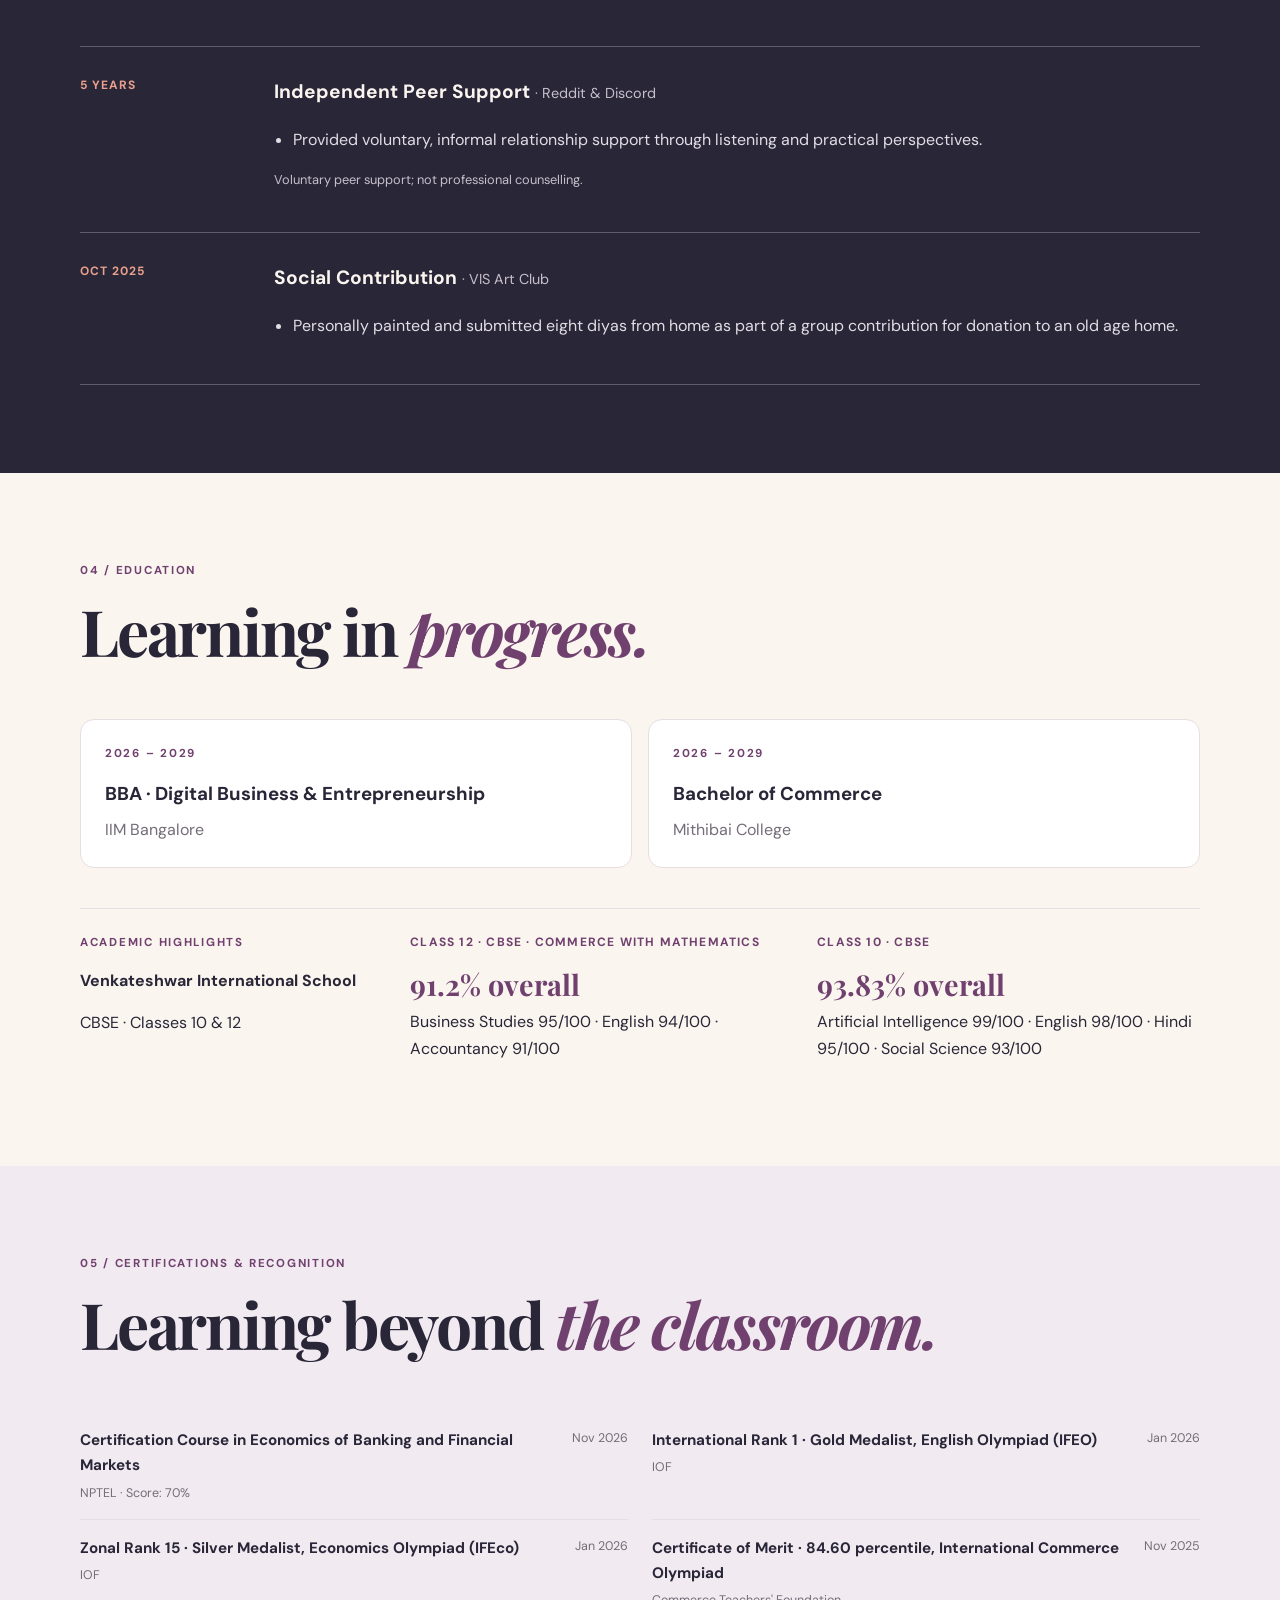
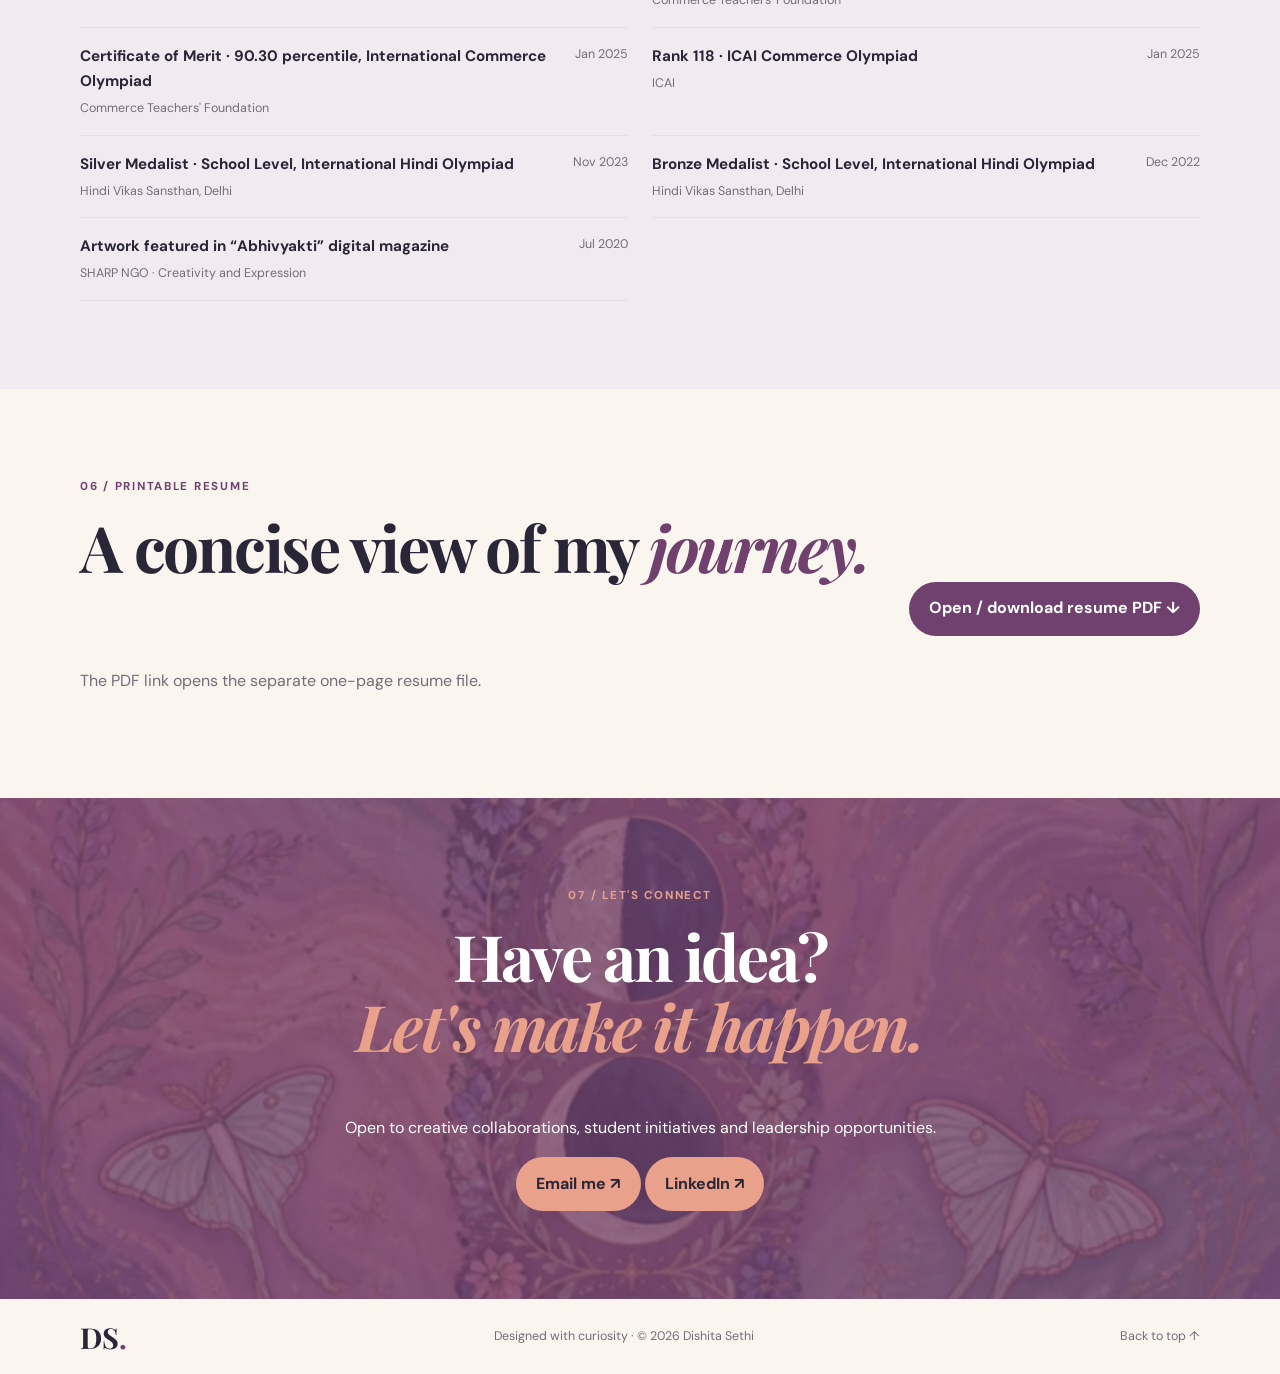
<file: index-2.html>
<!DOCTYPE html>
<html lang="en">
<head>
  <meta charset="UTF-8">
  <meta name="viewport" content="width=device-width, initial-scale=1.0">
  <meta name="description" content="Dishita Sethi's portfolio: creative work, student leadership and experiences.">
  <title>Dishita Sethi | Portfolio</title>
  <link rel="preconnect" href="https://fonts.googleapis.com">
  <link rel="preconnect" href="https://fonts.gstatic.com" crossorigin>
  <link href="https://fonts.googleapis.com/css2?family=DM+Sans:wght@400;500;600;700&family=Playfair+Display:ital,wght@0,600;0,700;1,600&display=swap" rel="stylesheet">
  <link rel="stylesheet" href="style.css">
</head>
<body>
  <a class="skip-link" href="#main">Skip to content</a>
  <header class="site-header">
    <nav class="nav container" aria-label="Main navigation">
      <a class="wordmark" href="#home">DS<span>.</span></a>
      <div class="nav-links">
        <a href="#about">About</a><a href="#work">Creative work</a>
        <a href="#experience">Experience</a><a href="#education">Education</a>
        <a href="#certifications">Awards</a><a class="nav-cta" href="#contact">Let's connect</a>
      </div>
    </nav>
  </header>

  <main id="main">
    <section class="hero section container" id="home">
      <div>
        <p class="eyebrow">Student · Creator · Collaborator</p>
        <h1>Ideas, creativity<br>&amp; <em>initiative.</em></h1>
        <p class="intro">I'm a creative and empathetic individual who enjoys taking initiative, exploring ideas and using my abilities to make meaningful contributions.</p>
        <a class="button" href="#work">Explore my work ↗</a>
      </div>
      <div class="hero-art">
        <img class="hero-main" src="crochet-charms.png" alt="Handmade crochet flower and butterfly charms">
        <img class="hero-small" src="fine-arts-butterflies.png" alt="Blue paper butterflies made for a college fest">
        <p class="hero-note">Making ideas work.<br><em>Making things better.</em></p>
      </div>
    </section>

    <section class="section soft" id="about">
      <div class="container two-col">
        <div><p class="eyebrow">01 / A little about me</p><h2>Curious mind.<br><em>Creative outlook.</em></h2></div>
        <div><p>I'm pursuing a Bachelor of Commerce at Mithibai College and a BBA in Digital Business and Entrepreneurship at IIM Bangalore.</p><p>I enjoy bringing ideas to life, contributing to teams and finding thoughtful ways to connect creativity with meaningful work. My experiences span visual design, college events, handmade crafts and informal peer support.</p><p class="traits">Creative · Initiative-taking · Empathetic</p></div>
      </div>
    </section>

    <section class="section container" id="work">
      <div class="section-heading"><div><p class="eyebrow">02 / Selected work</p><h2>Made with <em>curiosity.</em></h2></div><p class="muted">Visual ideas, handmade details and collaborative creations.</p></div>
      <div class="work-grid">
        <article class="work-card work-featured"><img src="literary-outpost.png" alt="Literary Society announcement graphic"><div><h3>Literary Society graphics</h3><p>Visual communication · Canva</p></div></article>
        <article class="work-card"><img src="crochet-charms.png" alt="Colourful handmade crochet charms"><div><h3>Crochet accessories</h3><p>Handmade · Organica Club</p></div></article>
        <article class="work-card"><img src="fine-arts-butterflies.png" alt="Handmade blue paper butterflies"><div><h3>Fest decorations</h3><p>Paper craft · Fine Arts Department</p></div></article>
        <article class="work-card"><img src="literary-volunteer-post.png" alt="Literary Society volunteer recruitment graphic"><div><h3>Social media design</h3><p>Collaborative graphics · Canva</p></div></article>
        <article class="work-card"><img src="hand-painted-diyas.jpg" alt="Eight hand-painted diyas made for a group donation"><div><h3>Hand-painted diyas</h3><p>VIS Art Club · Community contribution</p></div></article>
      </div>
    </section>

    <section class="section dark" id="experience">
      <div class="container">
        <p class="eyebrow">03 / Experience &amp; involvement</p><h2>Showing up.<br><em>Getting involved.</em></h2>
        <div class="timeline">
          <article><time>JUL – AUG 2026</time><div><h3>First Executive Member <span>· Fine Arts Department, Mithibai College</span></h3><ul><li>Managed participant registrations and follow-up calls.</li><li>Worked with a six-member team on four-day fest decorations and competition coordination.</li><li>Made paper butterflies and guided another member in making them.</li></ul><p class="small-note">Selected after a 15–20-day working evaluation and an interview.</p></div></article>
          <article><time>JUL 2026 – PRESENT</time><div><h3>Graphics Volunteer <span>· The Literary Society</span></h3><ul><li>Selected through a design-based interview and review of the society's Instagram content.</li><li>Collaboratively developed two Instagram graphics/posts and one graphics-based reel using Canva.</li></ul></div></article>
          <article><time>SEP 2025 – MAR 2026</time><div><h3>Cultural Head <span>· Organica Club</span></h3><ul><li>Created a Canva presentation highlighting the club's progress throughout the academic year.</li><li>Crocheted eight decorative tassels and charms for an exhibition; the pieces contributed to ₹200 in total sales.</li></ul></div></article>
          <article><time>5 YEARS</time><div><h3>Independent Peer Support <span>· Reddit &amp; Discord</span></h3><ul><li>Provided voluntary, informal relationship support through listening and practical perspectives.</li></ul><p class="small-note">Voluntary peer support; not professional counselling.</p></div></article>
          <article><time>OCT 2025</time><div><h3>Social Contribution <span>· VIS Art Club</span></h3><ul><li>Personally painted and submitted eight diyas from home as part of a group contribution for donation to an old age home.</li></ul></div></article>
        </div>
      </div>
    </section>

    <section class="section container" id="education">
      <p class="eyebrow">04 / Education</p><h2>Learning in <em>progress.</em></h2>
      <div class="education-grid"><article><p class="eyebrow">2026 – 2029</p><h3>BBA · Digital Business &amp; Entrepreneurship</h3><p>IIM Bangalore</p></article><article><p class="eyebrow">2026 – 2029</p><h3>Bachelor of Commerce</h3><p>Mithibai College</p></article></div>
      <div class="academics">
        <div><p class="eyebrow">Academic highlights</p><h3>Venkateshwar International School</h3><p>CBSE · Classes 10 &amp; 12</p></div>
        <div><h3 class="label">CLASS 12 · CBSE · COMMERCE WITH MATHEMATICS</h3><p class="percentage">91.2% overall</p><p>Business Studies 95/100 · English 94/100 · Accountancy 91/100</p></div>
        <div><h3 class="label">CLASS 10 · CBSE</h3><p class="percentage">93.83% overall</p><p>Artificial Intelligence 99/100 · English 98/100 · Hindi 95/100 · Social Science 93/100</p></div>
      </div>
    </section>

    <section class="section soft" id="certifications">
      <div class="container"><p class="eyebrow">05 / Certifications &amp; recognition</p><h2>Learning beyond <em>the classroom.</em></h2>
        <div class="awards">
          <article><div><h3>Certification Course in Economics of Banking and Financial Markets</h3><p>NPTEL · Score: 70%</p></div><time>Nov 2026</time></article>
          <article><div><h3>International Rank 1 · Gold Medalist, English Olympiad (IFEO)</h3><p>IOF</p></div><time>Jan 2026</time></article>
          <article><div><h3>Zonal Rank 15 · Silver Medalist, Economics Olympiad (IFEco)</h3><p>IOF</p></div><time>Jan 2026</time></article>
          <article><div><h3>Certificate of Merit · 84.60 percentile, International Commerce Olympiad</h3><p>Commerce Teachers' Foundation</p></div><time>Nov 2025</time></article>
          <article><div><h3>Certificate of Merit · 90.30 percentile, International Commerce Olympiad</h3><p>Commerce Teachers' Foundation</p></div><time>Jan 2025</time></article>
          <article><div><h3>Rank 118 · ICAI Commerce Olympiad</h3><p>ICAI</p></div><time>Jan 2025</time></article>
          <article><div><h3>Silver Medalist · School Level, International Hindi Olympiad</h3><p>Hindi Vikas Sansthan, Delhi</p></div><time>Nov 2023</time></article>
          <article><div><h3>Bronze Medalist · School Level, International Hindi Olympiad</h3><p>Hindi Vikas Sansthan, Delhi</p></div><time>Dec 2022</time></article>
          <article><div><h3>Artwork featured in “Abhivyakti” digital magazine</h3><p>SHARP NGO · Creativity and Expression</p></div><time>Jul 2020</time></article>
        </div>
      </div>
    </section>

    <section class="section container" id="resume">
      <div class="section-heading"><div><p class="eyebrow">06 / Printable resume</p><h2>A concise view of my <em>journey.</em></h2></div><a class="button" href="resume.PDF" target="_blank" rel="noopener">Open / download resume PDF ↓</a></div>
      <p class="muted">The PDF link opens the separate one-page resume file.</p>
    </section>

    <section class="section contact" id="contact"><div class="container"><p class="eyebrow">07 / Let's connect</p><h2>Have an idea?<br><em>Let's make it happen.</em></h2><p>Open to creative collaborations, student initiatives and leadership opportunities.</p><div class="contact-links">
        <a class="button light" href="mailto:dishitasethi56@gmail.com">Email me ↗</a>
        <a class="button light" href="https://www.linkedin.com/in/dishita-s-14ba99420/" target="_blank" rel="noopener noreferrer">LinkedIn ↗</a>
      </div></div></section>
  </main>
  <footer><div class="container footer-inner"><a class="wordmark" href="#home">DS<span>.</span></a><p>Designed with curiosity · © 2026 Dishita Sethi</p><a href="#home">Back to top ↑</a></div></footer>
</body>
</html>
</file>
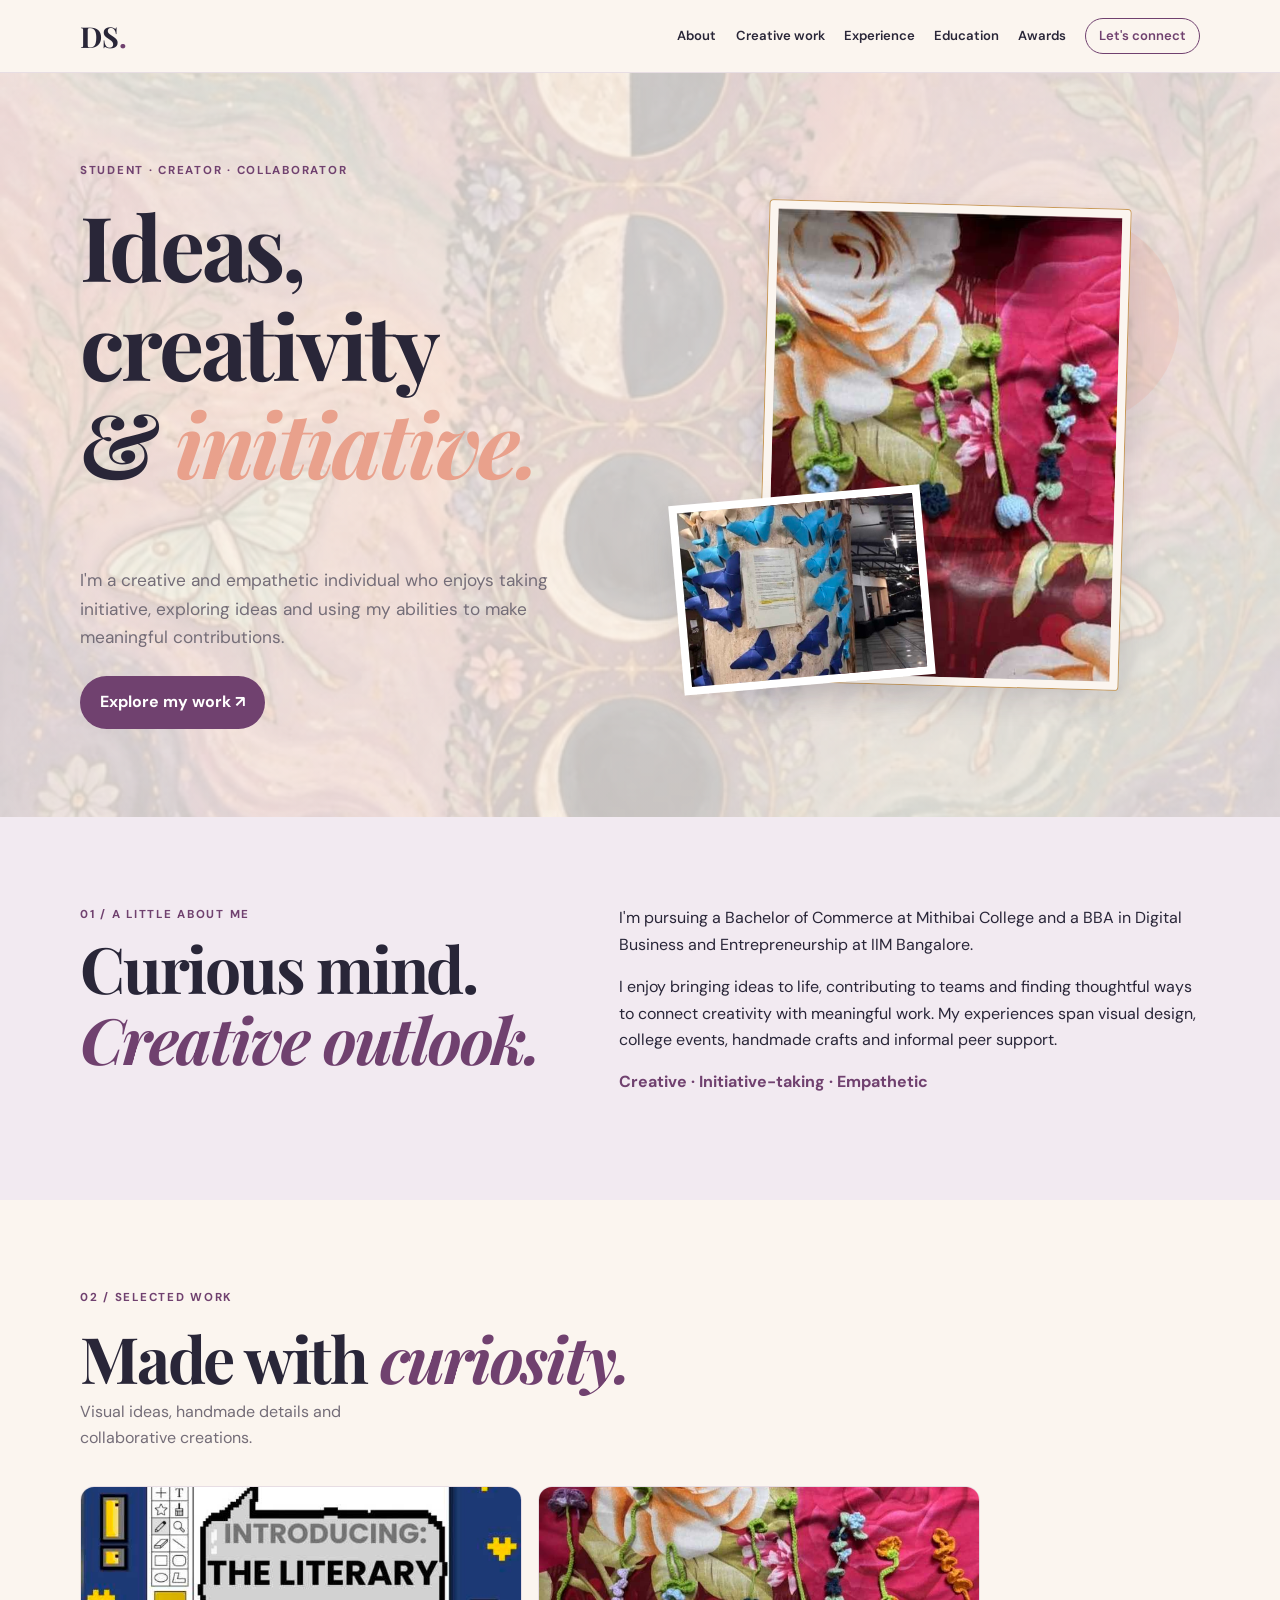
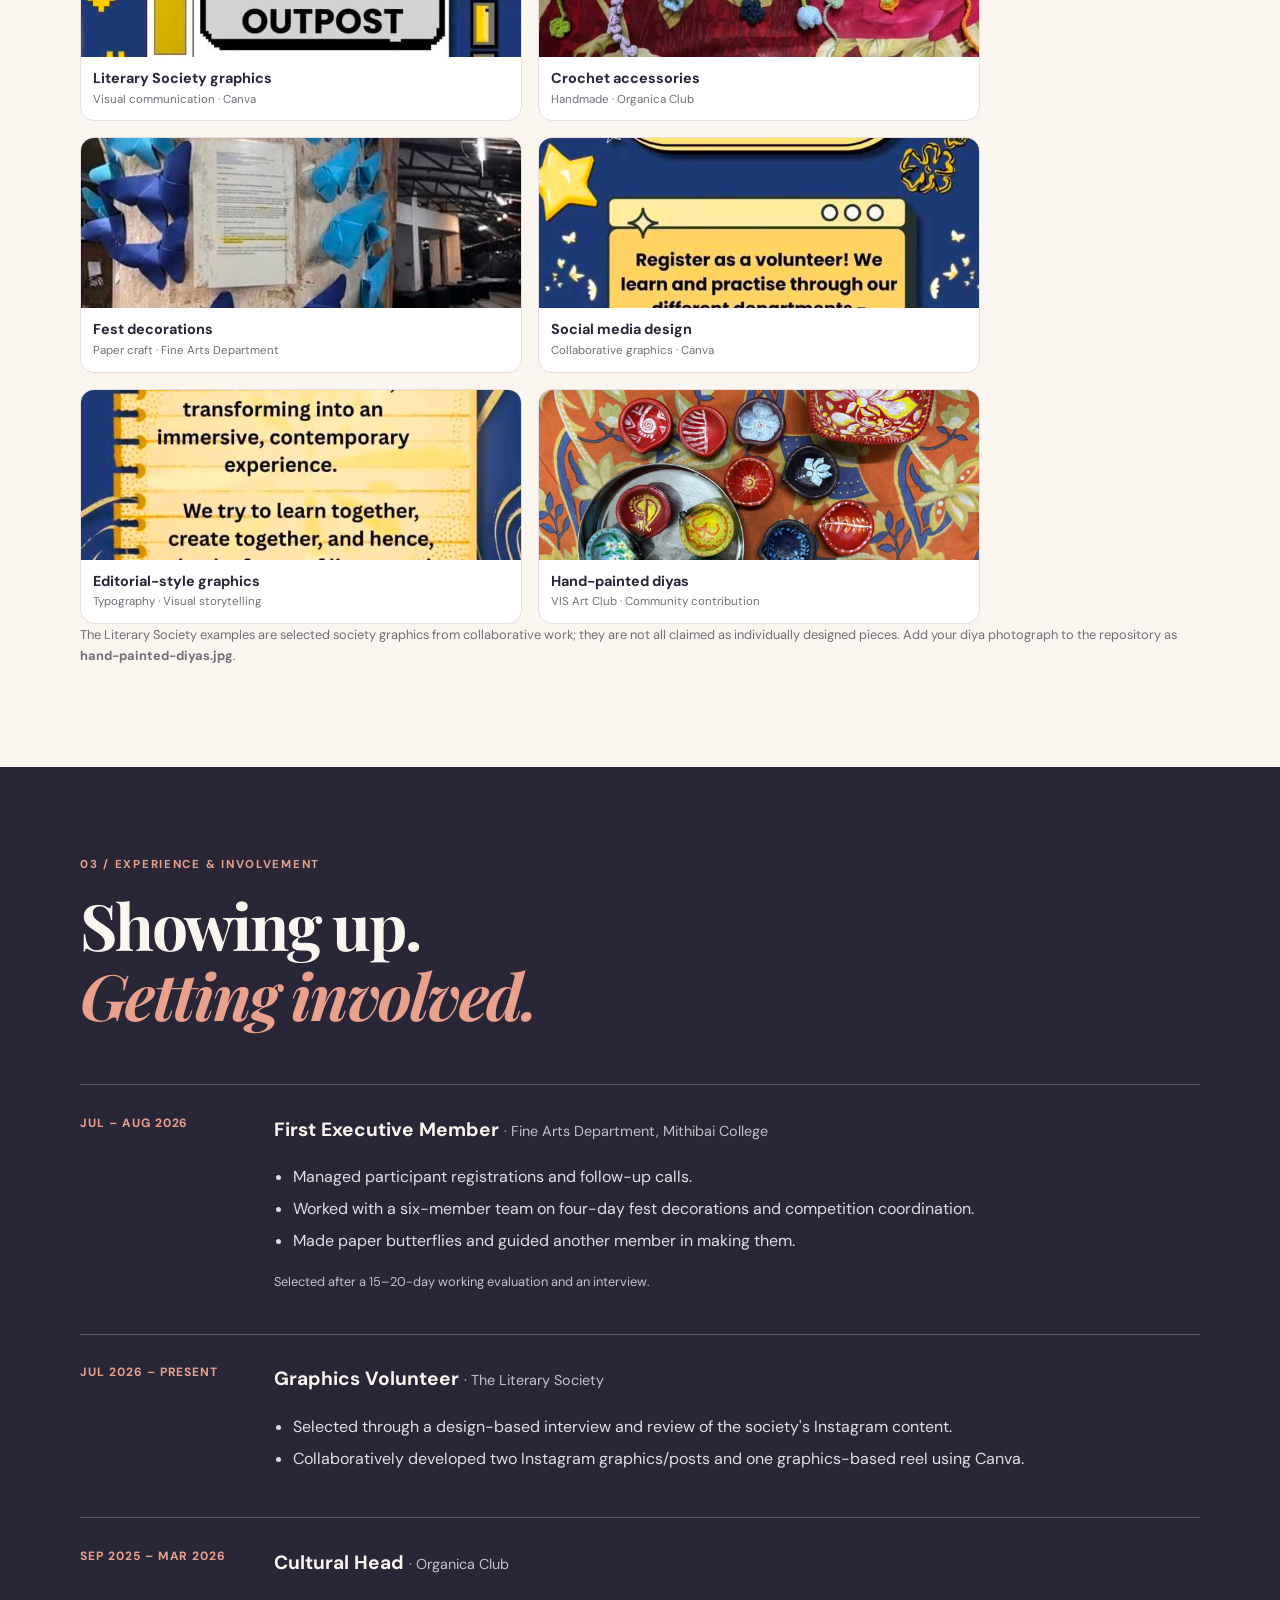
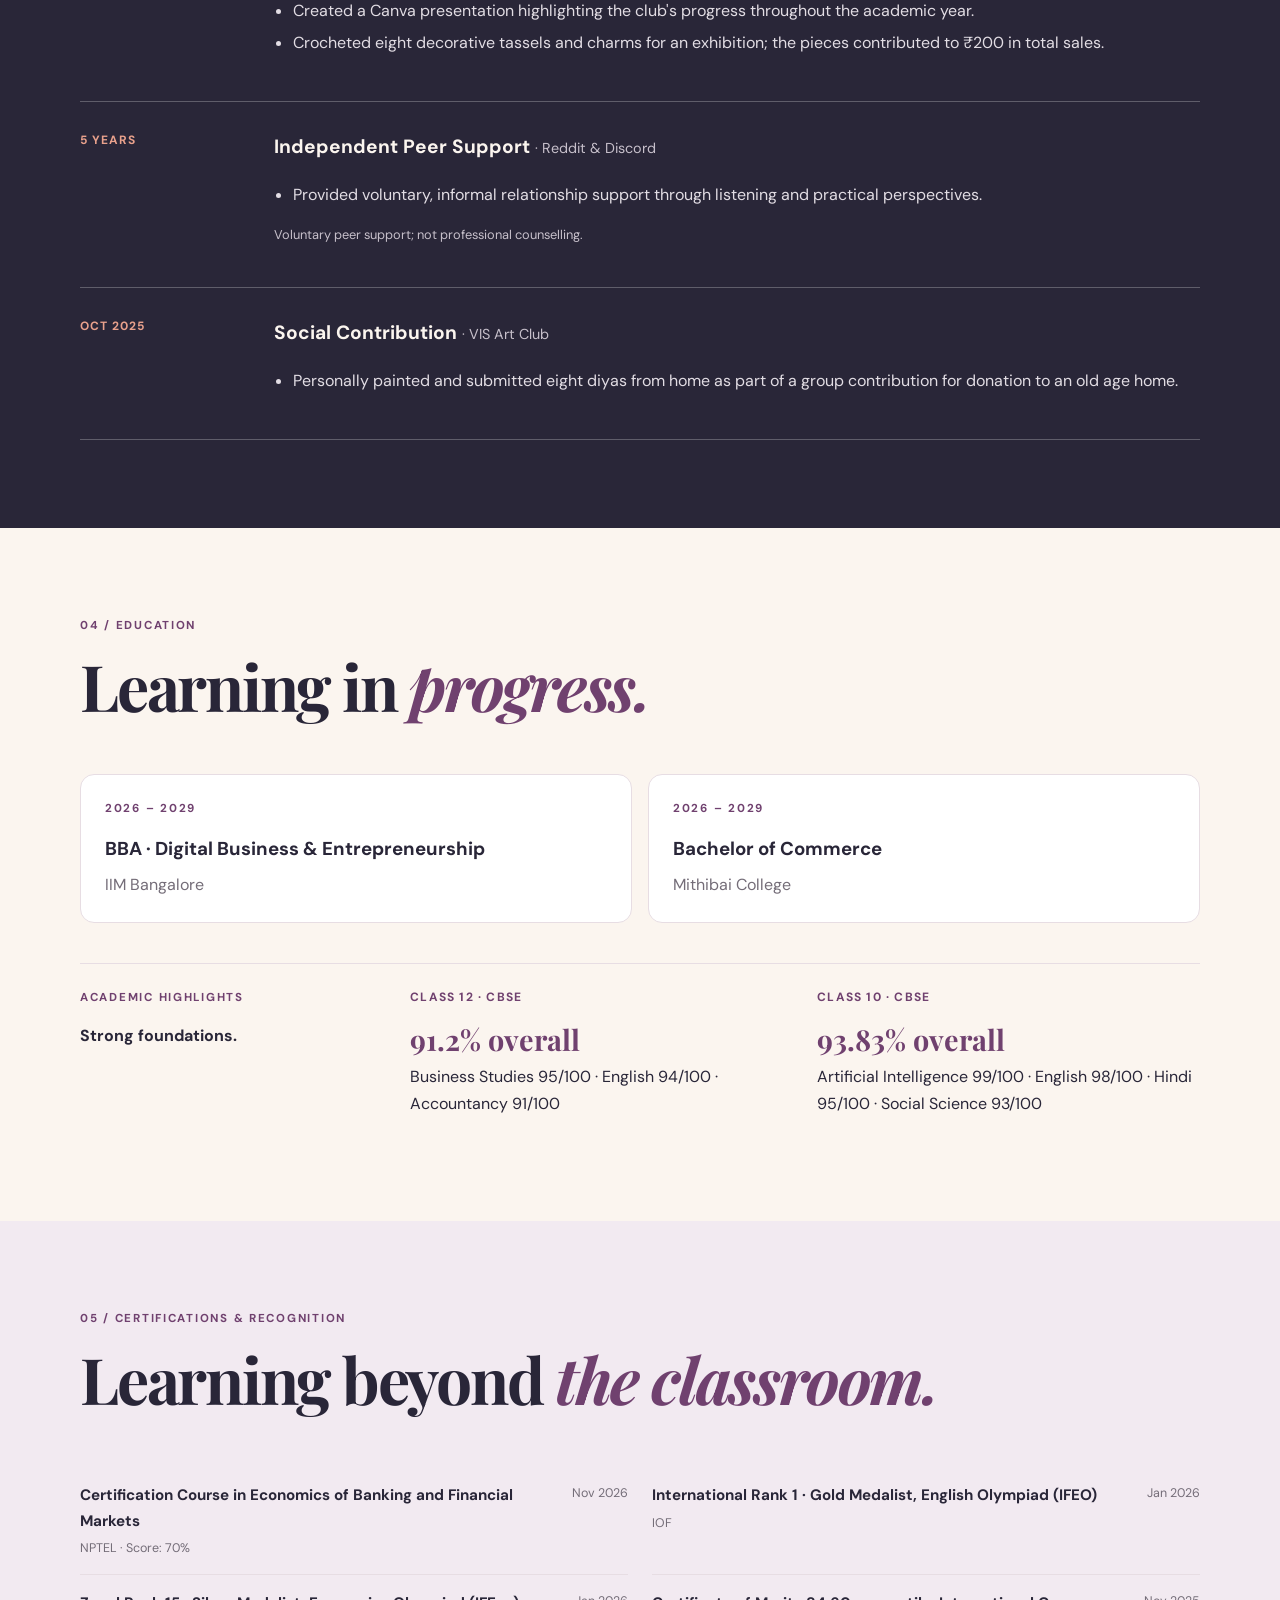
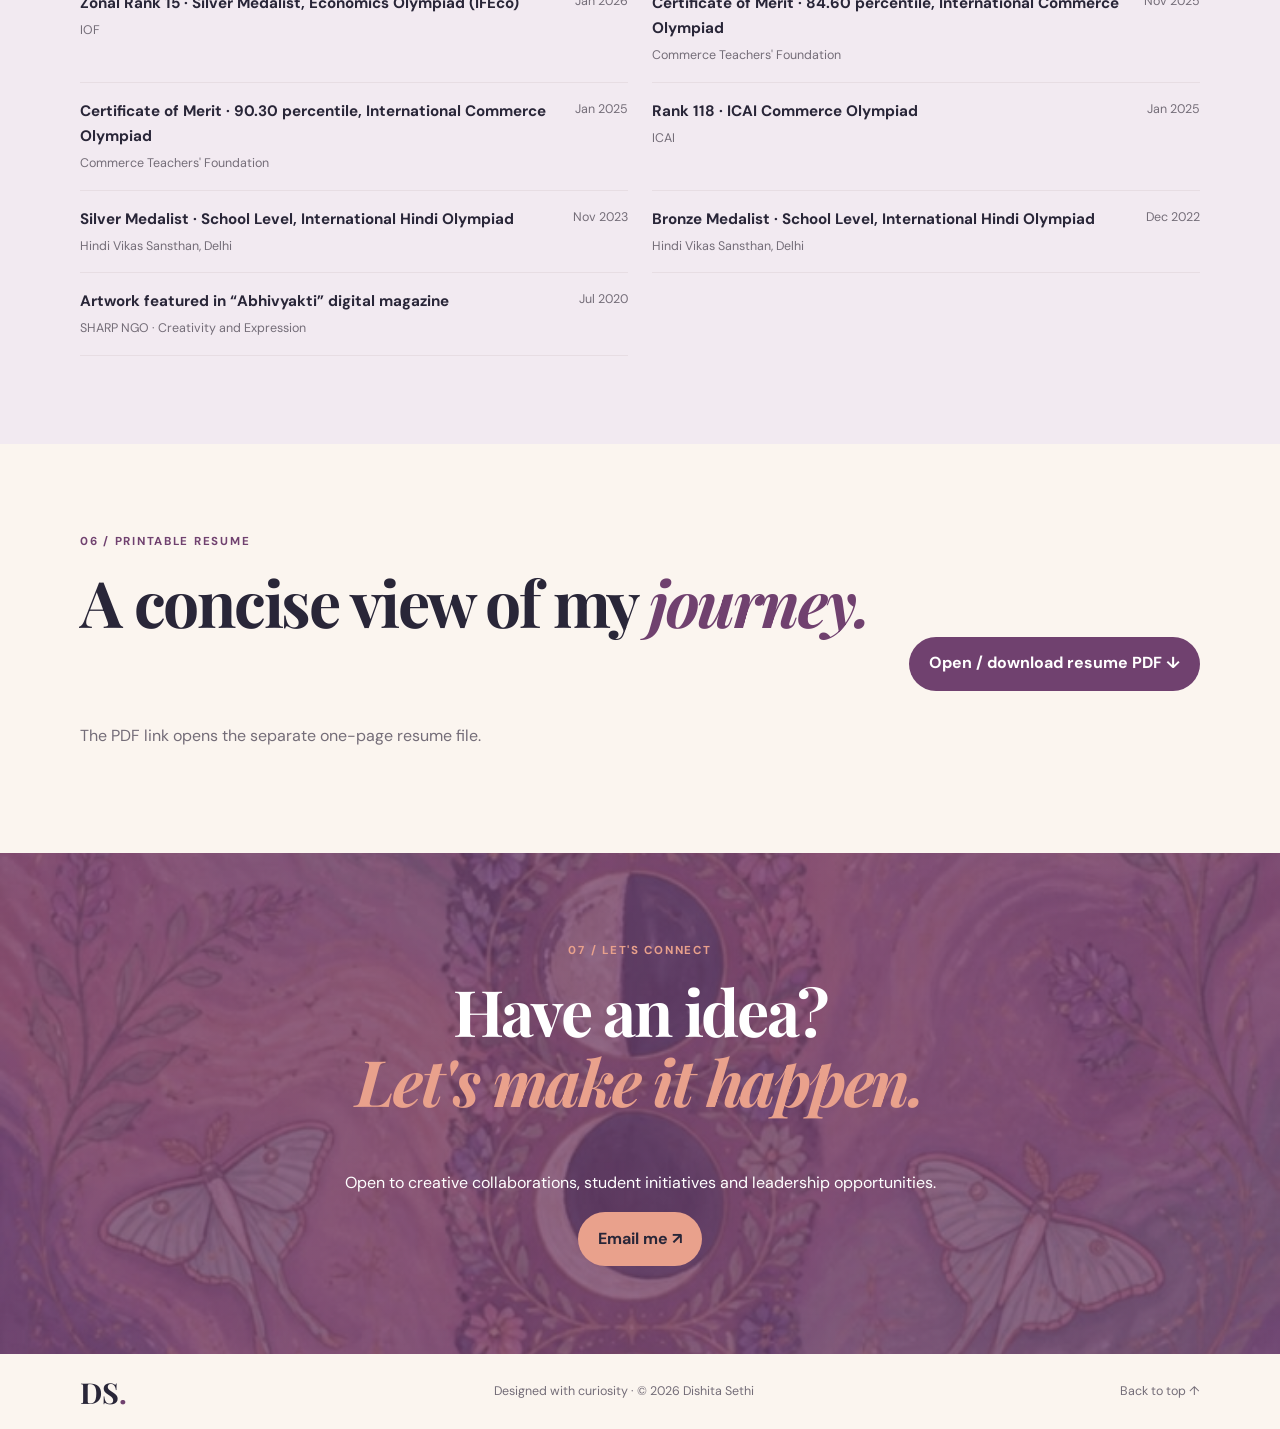
<file: index_updated(1).html>
<!DOCTYPE html>
<html lang="en">
<head>
  <meta charset="UTF-8">
  <meta name="viewport" content="width=device-width, initial-scale=1.0">
  <meta name="description" content="Dishita Sethi's portfolio: creative work, student leadership and experiences.">
  <title>Dishita Sethi | Portfolio</title>
  <link rel="preconnect" href="https://fonts.googleapis.com">
  <link rel="preconnect" href="https://fonts.gstatic.com" crossorigin>
  <link href="https://fonts.googleapis.com/css2?family=DM+Sans:wght@400;500;600;700&family=Playfair+Display:ital,wght@0,600;0,700;1,600&display=swap" rel="stylesheet">
  <link rel="stylesheet" href="style.css">
</head>
<body>
  <a class="skip-link" href="#main">Skip to content</a>
  <header class="site-header">
    <nav class="nav container" aria-label="Main navigation">
      <a class="wordmark" href="#home">DS<span>.</span></a>
      <div class="nav-links">
        <a href="#about">About</a><a href="#work">Creative work</a>
        <a href="#experience">Experience</a><a href="#education">Education</a>
        <a href="#certifications">Awards</a><a class="nav-cta" href="#contact">Let's connect</a>
      </div>
    </nav>
  </header>

  <main id="main">
    <section class="hero section container" id="home">
      <div>
        <p class="eyebrow">Student · Creator · Collaborator</p>
        <h1>Ideas, creativity<br>&amp; <em>initiative.</em></h1>
        <p class="intro">I'm a creative and empathetic individual who enjoys taking initiative, exploring ideas and using my abilities to make meaningful contributions.</p>
        <a class="button" href="#work">Explore my work ↗</a>
      </div>
      <div class="hero-art">
        <img class="hero-main" src="crochet-charms.png" alt="Handmade crochet flower and butterfly charms">
        <img class="hero-small" src="fine-arts-butterflies.png" alt="Blue paper butterflies made for a college fest">
      </div>
    </section>

    <section class="section soft" id="about">
      <div class="container two-col">
        <div><p class="eyebrow">01 / A little about me</p><h2>Curious mind.<br><em>Creative outlook.</em></h2></div>
        <div><p>I'm pursuing a Bachelor of Commerce at Mithibai College and a BBA in Digital Business and Entrepreneurship at IIM Bangalore.</p><p>I enjoy bringing ideas to life, contributing to teams and finding thoughtful ways to connect creativity with meaningful work. My experiences span visual design, college events, handmade crafts and informal peer support.</p><p class="traits">Creative · Initiative-taking · Empathetic</p></div>
      </div>
    </section>

    <section class="section container" id="work">
      <div class="section-heading"><div><p class="eyebrow">02 / Selected work</p><h2>Made with <em>curiosity.</em></h2></div><p class="muted">Visual ideas, handmade details and collaborative creations.</p></div>
      <div class="work-grid">
        <article class="work-card"><img src="literary-outpost.png" alt="Literary Society announcement graphic"><div><h3>Literary Society graphics</h3><p>Visual communication · Canva</p></div></article>
        <article class="work-card"><img src="crochet-charms.png" alt="Colourful handmade crochet charms"><div><h3>Crochet accessories</h3><p>Handmade · Organica Club</p></div></article>
        <article class="work-card"><img src="fine-arts-butterflies.png" alt="Handmade blue paper butterflies"><div><h3>Fest decorations</h3><p>Paper craft · Fine Arts Department</p></div></article>
        <article class="work-card"><img src="literary-volunteer-post.png" alt="Literary Society volunteer recruitment graphic"><div><h3>Social media design</h3><p>Collaborative graphics · Canva</p></div></article>
        <article class="work-card"><img src="literary-editorial.png" alt="Notebook-inspired Literary Society graphic"><div><h3>Editorial-style graphics</h3><p>Typography · Visual storytelling</p></div></article>
        <article class="work-card"><img src="hand-painted-diyas.jpg" alt="Eight hand-painted diyas made for a group donation"><div><h3>Hand-painted diyas</h3><p>VIS Art Club · Community contribution</p></div></article>
      </div>
      <p class="small-note">The Literary Society examples are selected society graphics from collaborative work; they are not all claimed as individually designed pieces. Add your diya photograph to the repository as <strong>hand-painted-diyas.jpg</strong>.</p>
    </section>

    <section class="section dark" id="experience">
      <div class="container">
        <p class="eyebrow">03 / Experience &amp; involvement</p><h2>Showing up.<br><em>Getting involved.</em></h2>
        <div class="timeline">
          <article><time>JUL – AUG 2026</time><div><h3>First Executive Member <span>· Fine Arts Department, Mithibai College</span></h3><ul><li>Managed participant registrations and follow-up calls.</li><li>Worked with a six-member team on four-day fest decorations and competition coordination.</li><li>Made paper butterflies and guided another member in making them.</li></ul><p class="small-note">Selected after a 15–20-day working evaluation and an interview.</p></div></article>
          <article><time>JUL 2026 – PRESENT</time><div><h3>Graphics Volunteer <span>· The Literary Society</span></h3><ul><li>Selected through a design-based interview and review of the society's Instagram content.</li><li>Collaboratively developed two Instagram graphics/posts and one graphics-based reel using Canva.</li></ul></div></article>
          <article><time>SEP 2025 – MAR 2026</time><div><h3>Cultural Head <span>· Organica Club</span></h3><ul><li>Created a Canva presentation highlighting the club's progress throughout the academic year.</li><li>Crocheted eight decorative tassels and charms for an exhibition; the pieces contributed to ₹200 in total sales.</li></ul></div></article>
          <article><time>5 YEARS</time><div><h3>Independent Peer Support <span>· Reddit &amp; Discord</span></h3><ul><li>Provided voluntary, informal relationship support through listening and practical perspectives.</li></ul><p class="small-note">Voluntary peer support; not professional counselling.</p></div></article>
          <article><time>OCT 2025</time><div><h3>Social Contribution <span>· VIS Art Club</span></h3><ul><li>Personally painted and submitted eight diyas from home as part of a group contribution for donation to an old age home.</li></ul></div></article>
        </div>
      </div>
    </section>

    <section class="section container" id="education">
      <p class="eyebrow">04 / Education</p><h2>Learning in <em>progress.</em></h2>
      <div class="education-grid"><article><p class="eyebrow">2026 – 2029</p><h3>BBA · Digital Business &amp; Entrepreneurship</h3><p>IIM Bangalore</p></article><article><p class="eyebrow">2026 – 2029</p><h3>Bachelor of Commerce</h3><p>Mithibai College</p></article></div>
      <div class="academics">
        <div><p class="eyebrow">Academic highlights</p><h3>Strong foundations.</h3></div>
        <div><h3 class="label">CLASS 12 · CBSE</h3><p class="percentage">91.2% overall</p><p>Business Studies 95/100 · English 94/100 · Accountancy 91/100</p></div>
        <div><h3 class="label">CLASS 10 · CBSE</h3><p class="percentage">93.83% overall</p><p>Artificial Intelligence 99/100 · English 98/100 · Hindi 95/100 · Social Science 93/100</p></div>
      </div>
    </section>

    <section class="section soft" id="certifications">
      <div class="container"><p class="eyebrow">05 / Certifications &amp; recognition</p><h2>Learning beyond <em>the classroom.</em></h2>
        <div class="awards">
          <article><div><h3>Certification Course in Economics of Banking and Financial Markets</h3><p>NPTEL · Score: 70%</p></div><time>Nov 2026</time></article>
          <article><div><h3>International Rank 1 · Gold Medalist, English Olympiad (IFEO)</h3><p>IOF</p></div><time>Jan 2026</time></article>
          <article><div><h3>Zonal Rank 15 · Silver Medalist, Economics Olympiad (IFEco)</h3><p>IOF</p></div><time>Jan 2026</time></article>
          <article><div><h3>Certificate of Merit · 84.60 percentile, International Commerce Olympiad</h3><p>Commerce Teachers' Foundation</p></div><time>Nov 2025</time></article>
          <article><div><h3>Certificate of Merit · 90.30 percentile, International Commerce Olympiad</h3><p>Commerce Teachers' Foundation</p></div><time>Jan 2025</time></article>
          <article><div><h3>Rank 118 · ICAI Commerce Olympiad</h3><p>ICAI</p></div><time>Jan 2025</time></article>
          <article><div><h3>Silver Medalist · School Level, International Hindi Olympiad</h3><p>Hindi Vikas Sansthan, Delhi</p></div><time>Nov 2023</time></article>
          <article><div><h3>Bronze Medalist · School Level, International Hindi Olympiad</h3><p>Hindi Vikas Sansthan, Delhi</p></div><time>Dec 2022</time></article>
          <article><div><h3>Artwork featured in “Abhivyakti” digital magazine</h3><p>SHARP NGO · Creativity and Expression</p></div><time>Jul 2020</time></article>
        </div>
      </div>
    </section>

    <section class="section container" id="resume">
      <div class="section-heading"><div><p class="eyebrow">06 / Printable resume</p><h2>A concise view of my <em>journey.</em></h2></div><a class="button" href="resume.pdf" target="_blank" rel="noopener">Open / download resume PDF ↓</a></div>
      <p class="muted">The PDF link opens the separate one-page resume file.</p>
    </section>

    <section class="section contact" id="contact"><div class="container"><p class="eyebrow">07 / Let's connect</p><h2>Have an idea?<br><em>Let's make it happen.</em></h2><p>Open to creative collaborations, student initiatives and leadership opportunities.</p><a class="button light" href="mailto:dishitasethi56@gmail.com">Email me ↗</a></div></section>
  </main>
  <footer><div class="container footer-inner"><a class="wordmark" href="#home">DS<span>.</span></a><p>Designed with curiosity · © 2026 Dishita Sethi</p><a href="#home">Back to top ↑</a></div></footer>
</body>
</html>
</file>
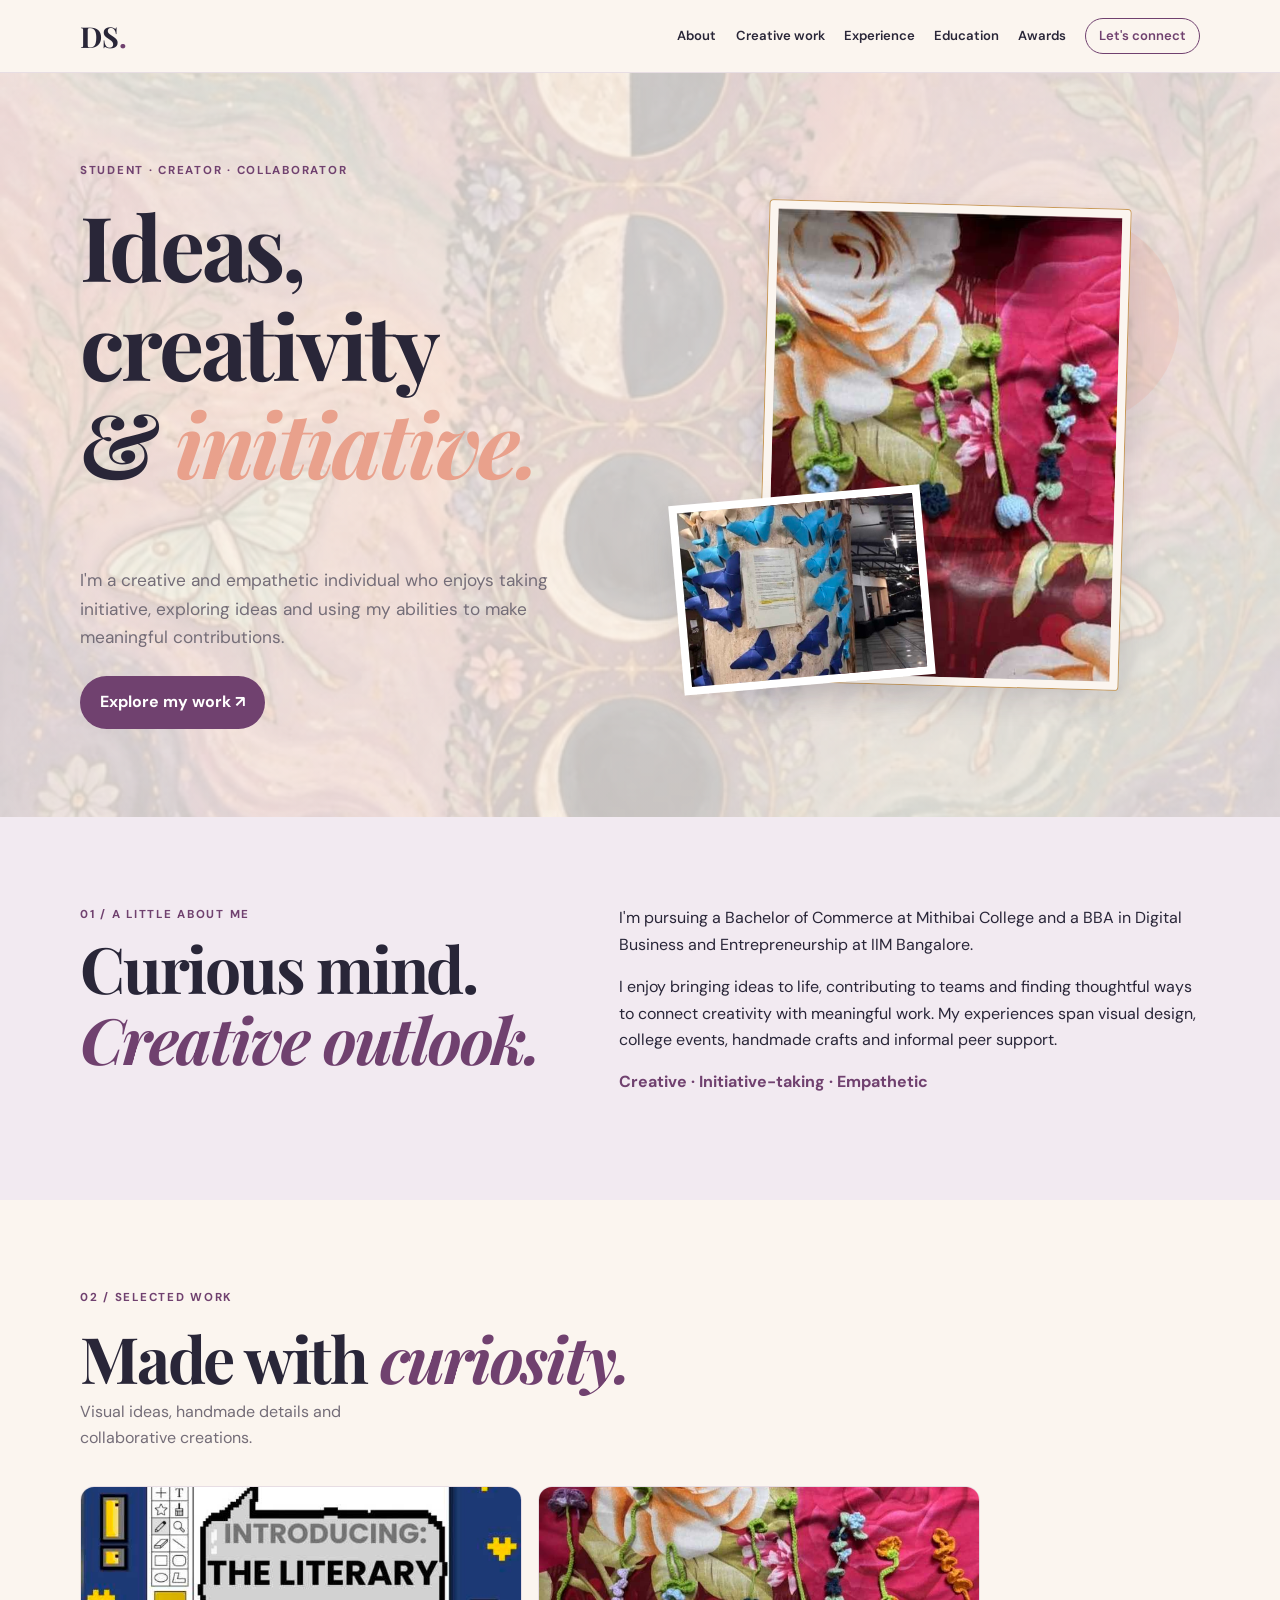
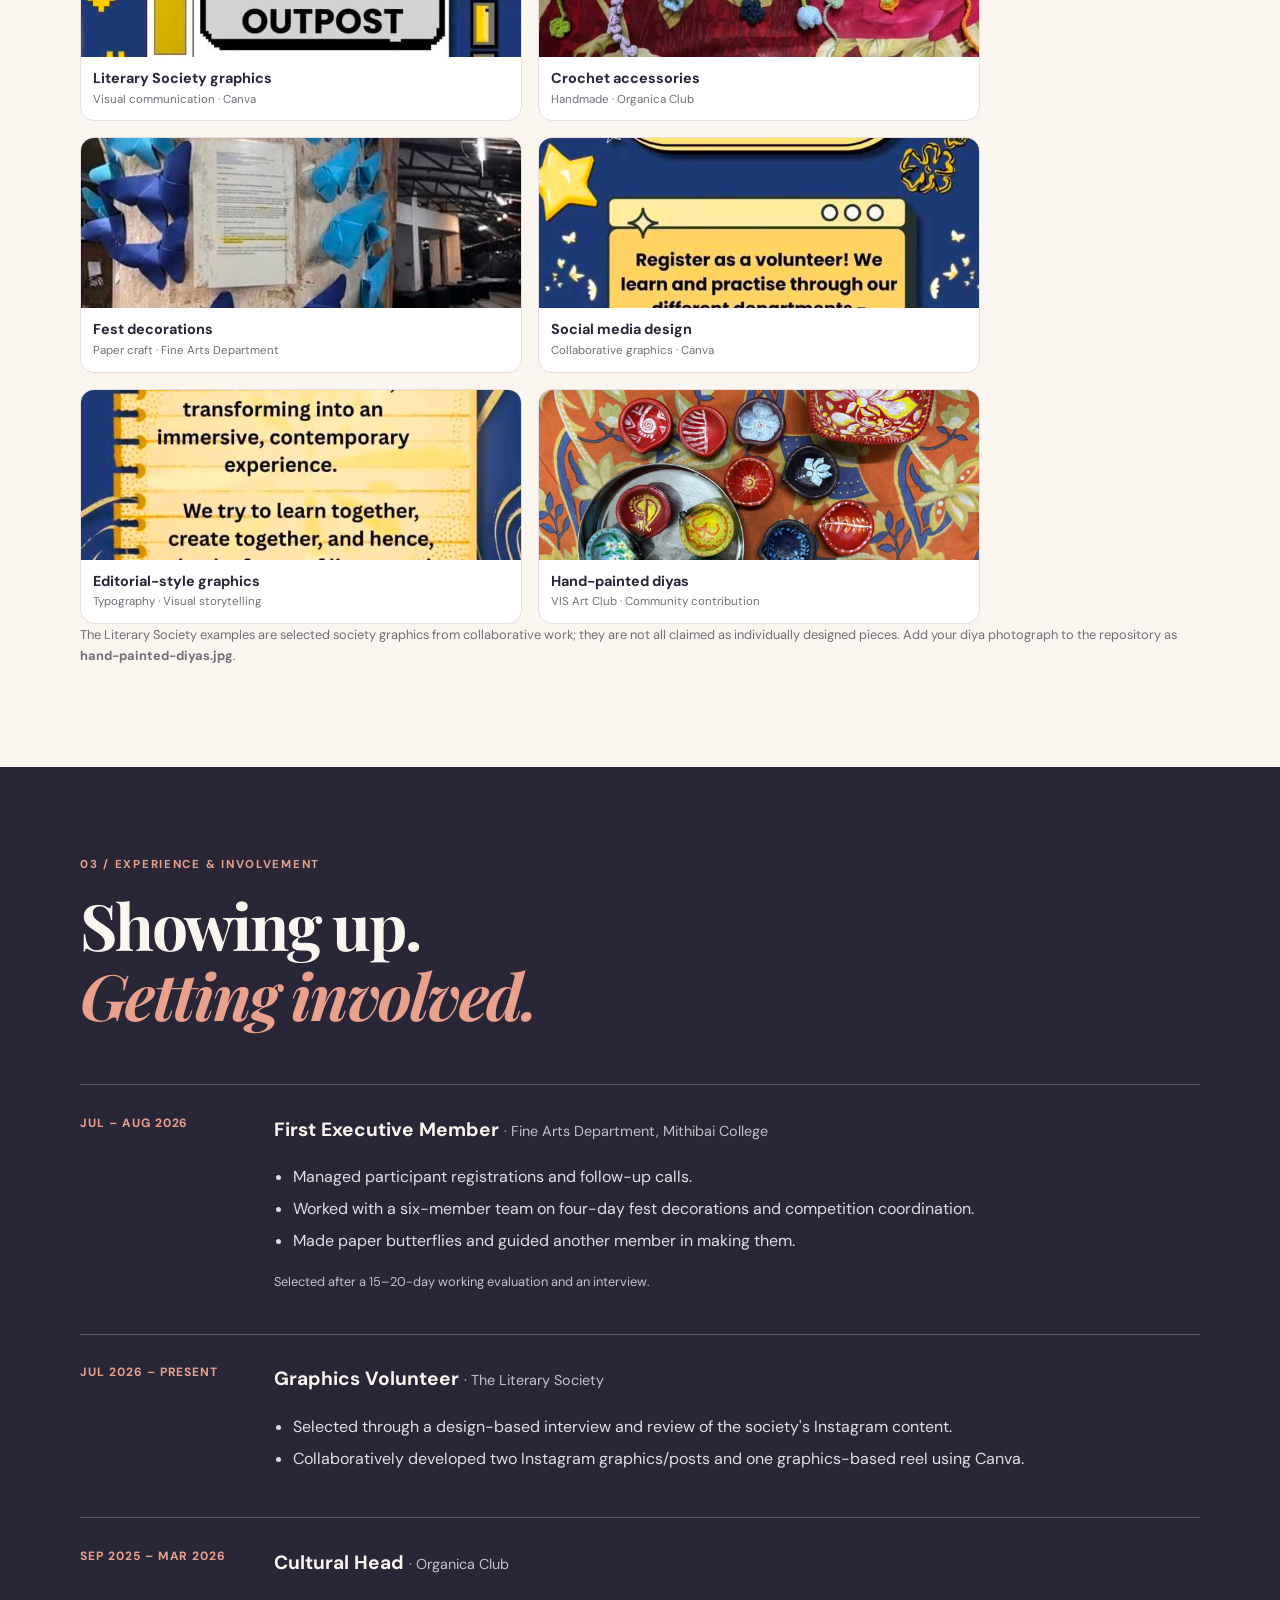
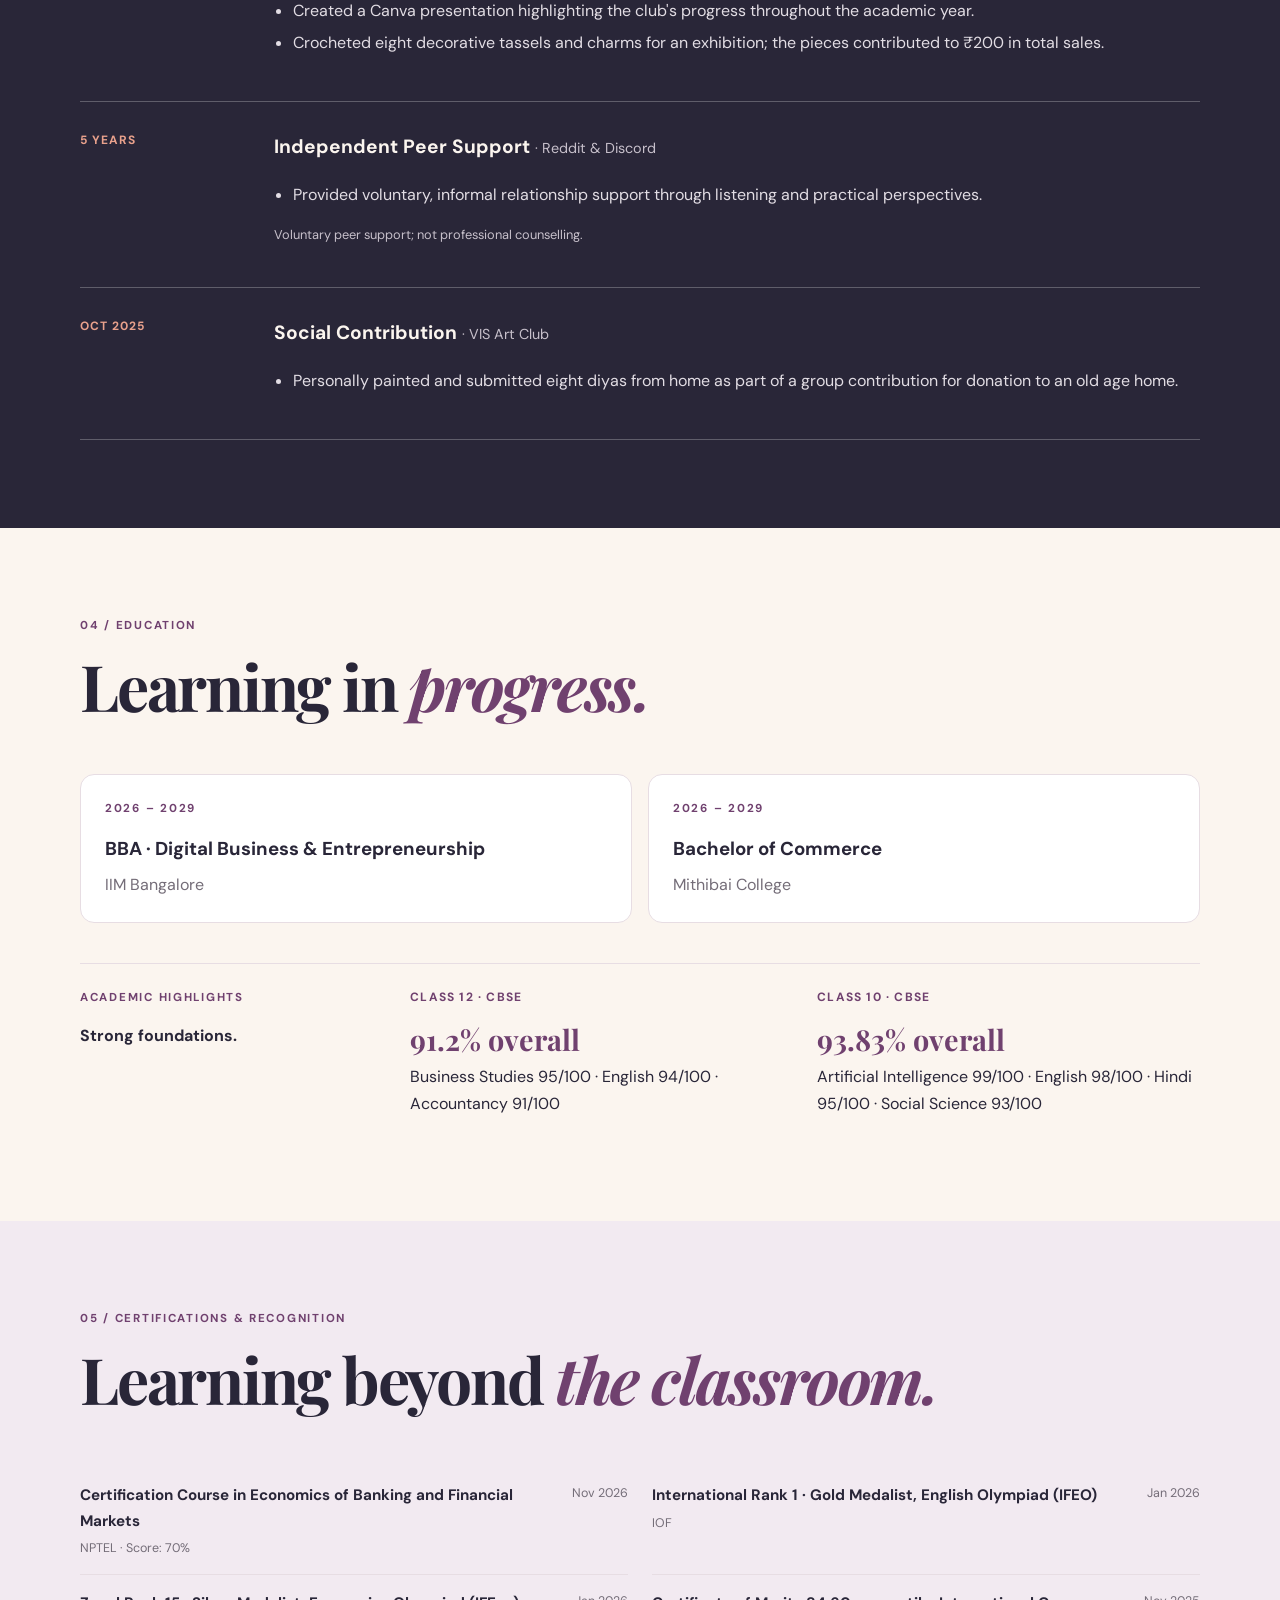
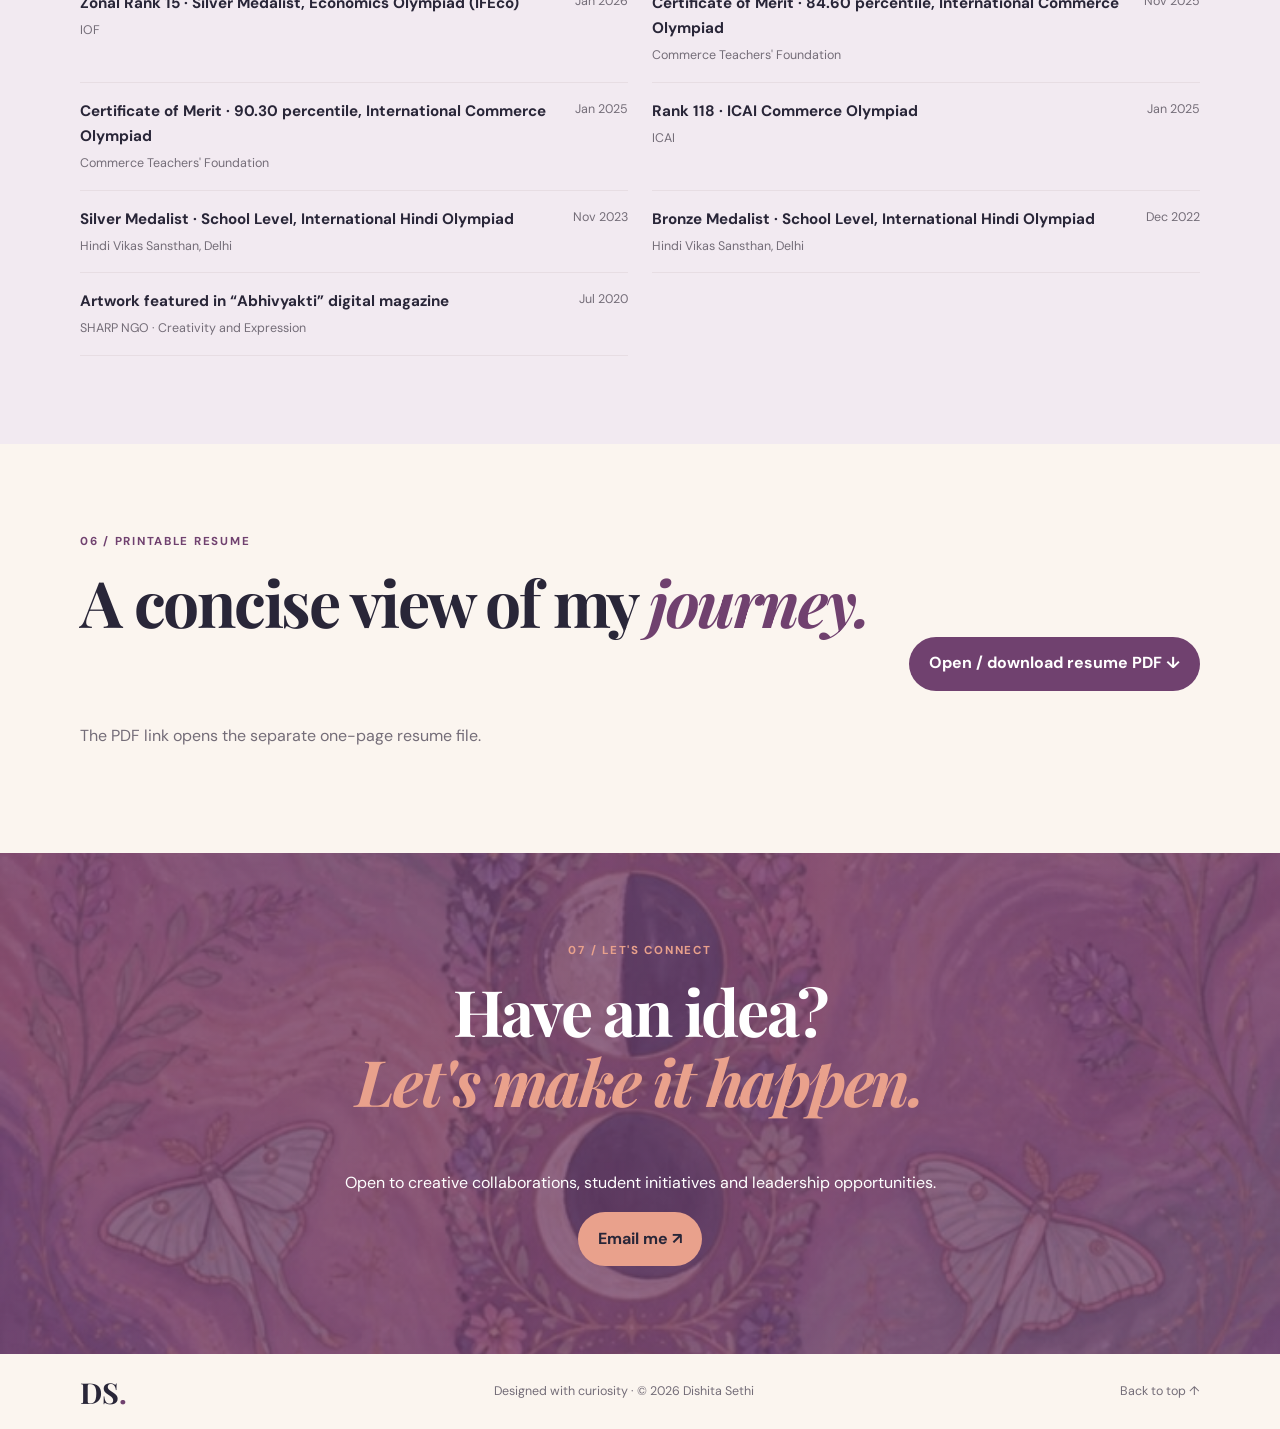
<file: index_updated(2).html>
<!DOCTYPE html>
<html lang="en">
<head>
  <meta charset="UTF-8">
  <meta name="viewport" content="width=device-width, initial-scale=1.0">
  <meta name="description" content="Dishita Sethi's portfolio: creative work, student leadership and experiences.">
  <title>Dishita Sethi | Portfolio</title>
  <link rel="preconnect" href="https://fonts.googleapis.com">
  <link rel="preconnect" href="https://fonts.gstatic.com" crossorigin>
  <link href="https://fonts.googleapis.com/css2?family=DM+Sans:wght@400;500;600;700&family=Playfair+Display:ital,wght@0,600;0,700;1,600&display=swap" rel="stylesheet">
  <link rel="stylesheet" href="style.css">
</head>
<body>
  <a class="skip-link" href="#main">Skip to content</a>
  <header class="site-header">
    <nav class="nav container" aria-label="Main navigation">
      <a class="wordmark" href="#home">DS<span>.</span></a>
      <div class="nav-links">
        <a href="#about">About</a><a href="#work">Creative work</a>
        <a href="#experience">Experience</a><a href="#education">Education</a>
        <a href="#certifications">Awards</a><a class="nav-cta" href="#contact">Let's connect</a>
      </div>
    </nav>
  </header>

  <main id="main">
    <section class="hero section container" id="home">
      <div>
        <p class="eyebrow">Student · Creator · Collaborator</p>
        <h1>Ideas, creativity<br>&amp; <em>initiative.</em></h1>
        <p class="intro">I'm a creative and empathetic individual who enjoys taking initiative, exploring ideas and using my abilities to make meaningful contributions.</p>
        <a class="button" href="#work">Explore my work ↗</a>
      </div>
      <div class="hero-art">
        <img class="hero-main" src="crochet-charms.png" alt="Handmade crochet flower and butterfly charms">
        <img class="hero-small" src="fine-arts-butterflies.png" alt="Blue paper butterflies made for a college fest">
      </div>
    </section>

    <section class="section soft" id="about">
      <div class="container two-col">
        <div><p class="eyebrow">01 / A little about me</p><h2>Curious mind.<br><em>Creative outlook.</em></h2></div>
        <div><p>I'm pursuing a Bachelor of Commerce at Mithibai College and a BBA in Digital Business and Entrepreneurship at IIM Bangalore.</p><p>I enjoy bringing ideas to life, contributing to teams and finding thoughtful ways to connect creativity with meaningful work. My experiences span visual design, college events, handmade crafts and informal peer support.</p><p class="traits">Creative · Initiative-taking · Empathetic</p></div>
      </div>
    </section>

    <section class="section container" id="work">
      <div class="section-heading"><div><p class="eyebrow">02 / Selected work</p><h2>Made with <em>curiosity.</em></h2></div><p class="muted">Visual ideas, handmade details and collaborative creations.</p></div>
      <div class="work-grid">
        <article class="work-card"><img src="literary-outpost.png" alt="Literary Society announcement graphic"><div><h3>Literary Society graphics</h3><p>Visual communication · Canva</p></div></article>
        <article class="work-card"><img src="crochet-charms.png" alt="Colourful handmade crochet charms"><div><h3>Crochet accessories</h3><p>Handmade · Organica Club</p></div></article>
        <article class="work-card"><img src="fine-arts-butterflies.png" alt="Handmade blue paper butterflies"><div><h3>Fest decorations</h3><p>Paper craft · Fine Arts Department</p></div></article>
        <article class="work-card"><img src="literary-volunteer-post.png" alt="Literary Society volunteer recruitment graphic"><div><h3>Social media design</h3><p>Collaborative graphics · Canva</p></div></article>
        <article class="work-card"><img src="literary-editorial.png" alt="Notebook-inspired Literary Society graphic"><div><h3>Editorial-style graphics</h3><p>Typography · Visual storytelling</p></div></article>
        <article class="work-card"><img src="hand-painted-diyas.jpg" alt="Eight hand-painted diyas made for a group donation"><div><h3>Hand-painted diyas</h3><p>VIS Art Club · Community contribution</p></div></article>
      </div>
      <p class="small-note">The Literary Society examples are selected society graphics from collaborative work; they are not all claimed as individually designed pieces. Add your diya photograph to the repository as <strong>hand-painted-diyas.jpg</strong>.</p>
    </section>

    <section class="section dark" id="experience">
      <div class="container">
        <p class="eyebrow">03 / Experience &amp; involvement</p><h2>Showing up.<br><em>Getting involved.</em></h2>
        <div class="timeline">
          <article><time>JUL – AUG 2026</time><div><h3>First Executive Member <span>· Fine Arts Department, Mithibai College</span></h3><ul><li>Managed participant registrations and follow-up calls.</li><li>Worked with a six-member team on four-day fest decorations and competition coordination.</li><li>Made paper butterflies and guided another member in making them.</li></ul><p class="small-note">Selected after a 15–20-day working evaluation and an interview.</p></div></article>
          <article><time>JUL 2026 – PRESENT</time><div><h3>Graphics Volunteer <span>· The Literary Society</span></h3><ul><li>Selected through a design-based interview and review of the society's Instagram content.</li><li>Collaboratively developed two Instagram graphics/posts and one graphics-based reel using Canva.</li></ul></div></article>
          <article><time>SEP 2025 – MAR 2026</time><div><h3>Cultural Head <span>· Organica Club</span></h3><ul><li>Created a Canva presentation highlighting the club's progress throughout the academic year.</li><li>Crocheted eight decorative tassels and charms for an exhibition; the pieces contributed to ₹200 in total sales.</li></ul></div></article>
          <article><time>5 YEARS</time><div><h3>Independent Peer Support <span>· Reddit &amp; Discord</span></h3><ul><li>Provided voluntary, informal relationship support through listening and practical perspectives.</li></ul><p class="small-note">Voluntary peer support; not professional counselling.</p></div></article>
          <article><time>OCT 2025</time><div><h3>Social Contribution <span>· VIS Art Club</span></h3><ul><li>Personally painted and submitted eight diyas from home as part of a group contribution for donation to an old age home.</li></ul></div></article>
        </div>
      </div>
    </section>

    <section class="section container" id="education">
      <p class="eyebrow">04 / Education</p><h2>Learning in <em>progress.</em></h2>
      <div class="education-grid"><article><p class="eyebrow">2026 – 2029</p><h3>BBA · Digital Business &amp; Entrepreneurship</h3><p>IIM Bangalore</p></article><article><p class="eyebrow">2026 – 2029</p><h3>Bachelor of Commerce</h3><p>Mithibai College</p></article></div>
      <div class="academics">
        <div><p class="eyebrow">Academic highlights</p><h3>Strong foundations.</h3></div>
        <div><h3 class="label">CLASS 12 · CBSE</h3><p class="percentage">91.2% overall</p><p>Business Studies 95/100 · English 94/100 · Accountancy 91/100</p></div>
        <div><h3 class="label">CLASS 10 · CBSE</h3><p class="percentage">93.83% overall</p><p>Artificial Intelligence 99/100 · English 98/100 · Hindi 95/100 · Social Science 93/100</p></div>
      </div>
    </section>

    <section class="section soft" id="certifications">
      <div class="container"><p class="eyebrow">05 / Certifications &amp; recognition</p><h2>Learning beyond <em>the classroom.</em></h2>
        <div class="awards">
          <article><div><h3>Certification Course in Economics of Banking and Financial Markets</h3><p>NPTEL · Score: 70%</p></div><time>Nov 2026</time></article>
          <article><div><h3>International Rank 1 · Gold Medalist, English Olympiad (IFEO)</h3><p>IOF</p></div><time>Jan 2026</time></article>
          <article><div><h3>Zonal Rank 15 · Silver Medalist, Economics Olympiad (IFEco)</h3><p>IOF</p></div><time>Jan 2026</time></article>
          <article><div><h3>Certificate of Merit · 84.60 percentile, International Commerce Olympiad</h3><p>Commerce Teachers' Foundation</p></div><time>Nov 2025</time></article>
          <article><div><h3>Certificate of Merit · 90.30 percentile, International Commerce Olympiad</h3><p>Commerce Teachers' Foundation</p></div><time>Jan 2025</time></article>
          <article><div><h3>Rank 118 · ICAI Commerce Olympiad</h3><p>ICAI</p></div><time>Jan 2025</time></article>
          <article><div><h3>Silver Medalist · School Level, International Hindi Olympiad</h3><p>Hindi Vikas Sansthan, Delhi</p></div><time>Nov 2023</time></article>
          <article><div><h3>Bronze Medalist · School Level, International Hindi Olympiad</h3><p>Hindi Vikas Sansthan, Delhi</p></div><time>Dec 2022</time></article>
          <article><div><h3>Artwork featured in “Abhivyakti” digital magazine</h3><p>SHARP NGO · Creativity and Expression</p></div><time>Jul 2020</time></article>
        </div>
      </div>
    </section>

    <section class="section container" id="resume">
      <div class="section-heading"><div><p class="eyebrow">06 / Printable resume</p><h2>A concise view of my <em>journey.</em></h2></div><a class="button" href="resume.PDF" target="_blank" rel="noopener">Open / download resume PDF ↓</a></div>
      <p class="muted">The PDF link opens the separate one-page resume file.</p>
    </section>

    <section class="section contact" id="contact"><div class="container"><p class="eyebrow">07 / Let's connect</p><h2>Have an idea?<br><em>Let's make it happen.</em></h2><p>Open to creative collaborations, student initiatives and leadership opportunities.</p><a class="button light" href="mailto:dishitasethi56@gmail.com">Email me ↗</a></div></section>
  </main>
  <footer><div class="container footer-inner"><a class="wordmark" href="#home">DS<span>.</span></a><p>Designed with curiosity · © 2026 Dishita Sethi</p><a href="#home">Back to top ↑</a></div></footer>
</body>
</html>
</file>
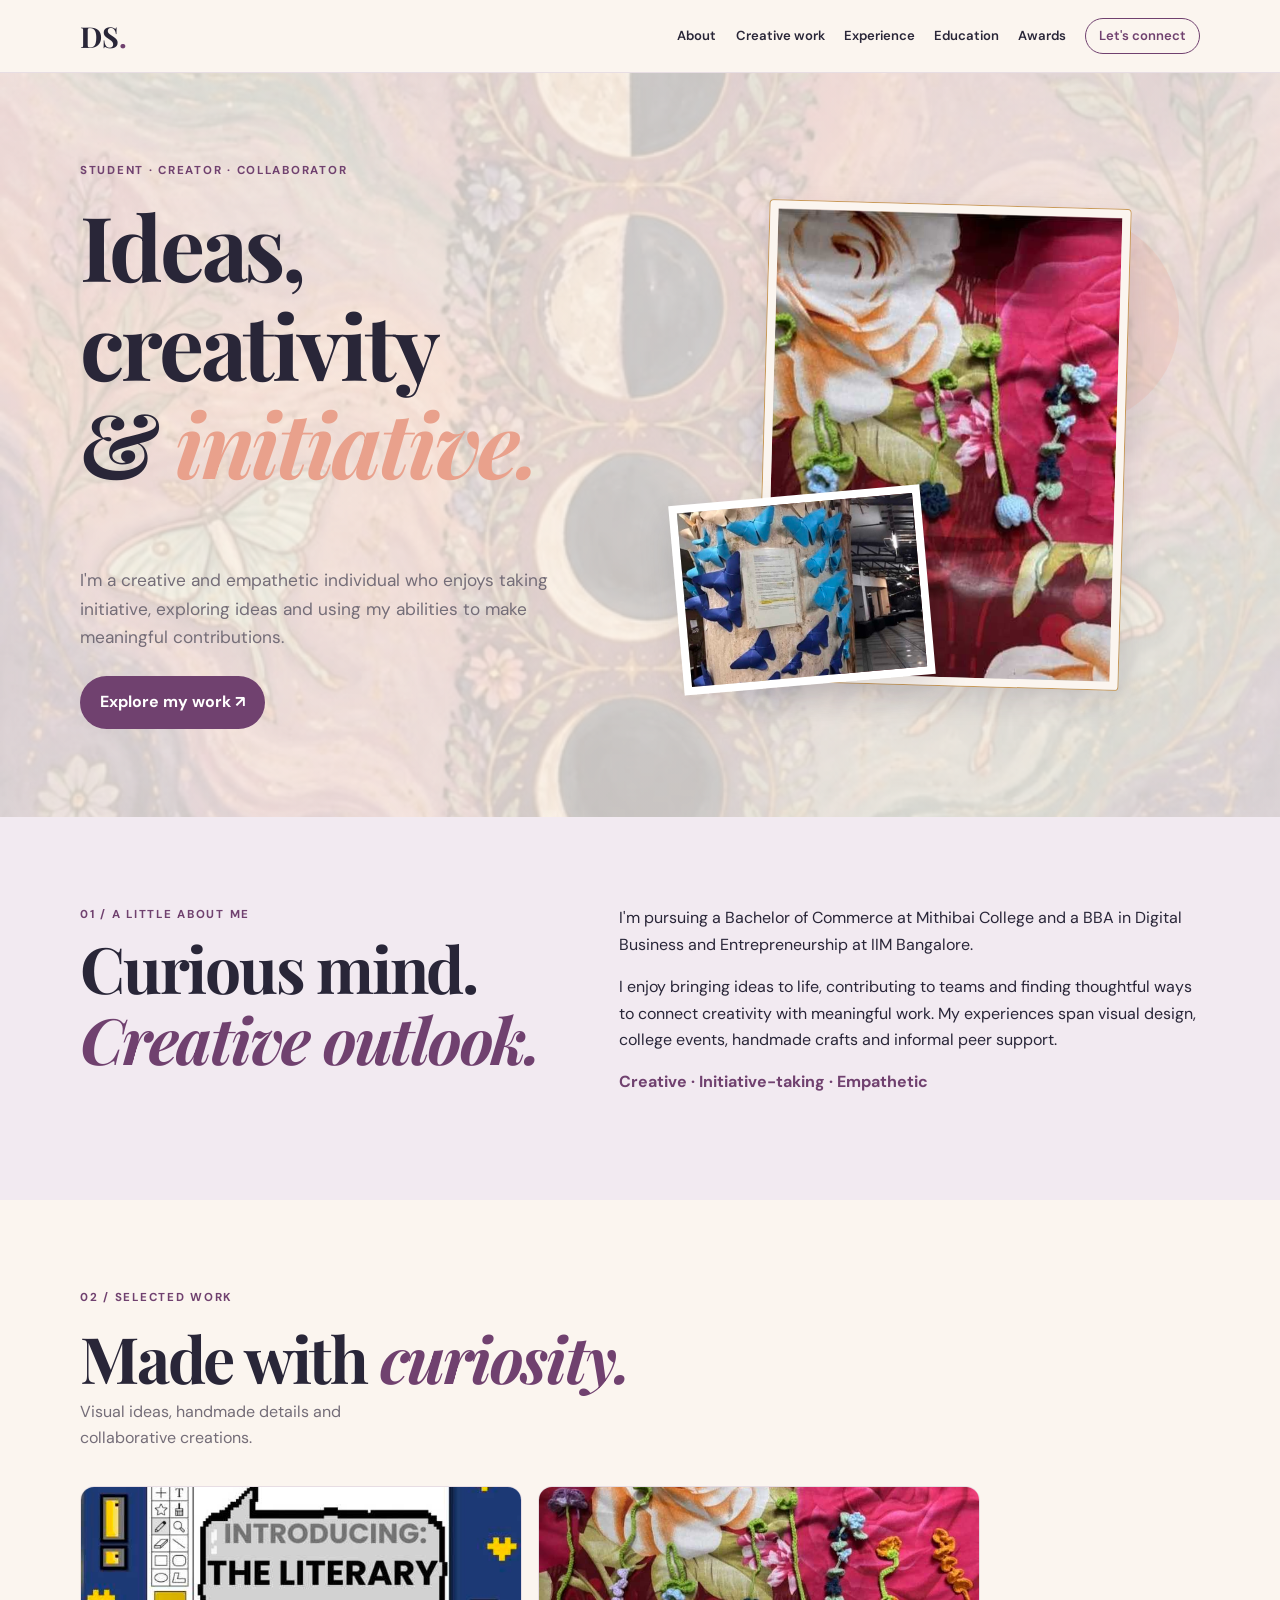
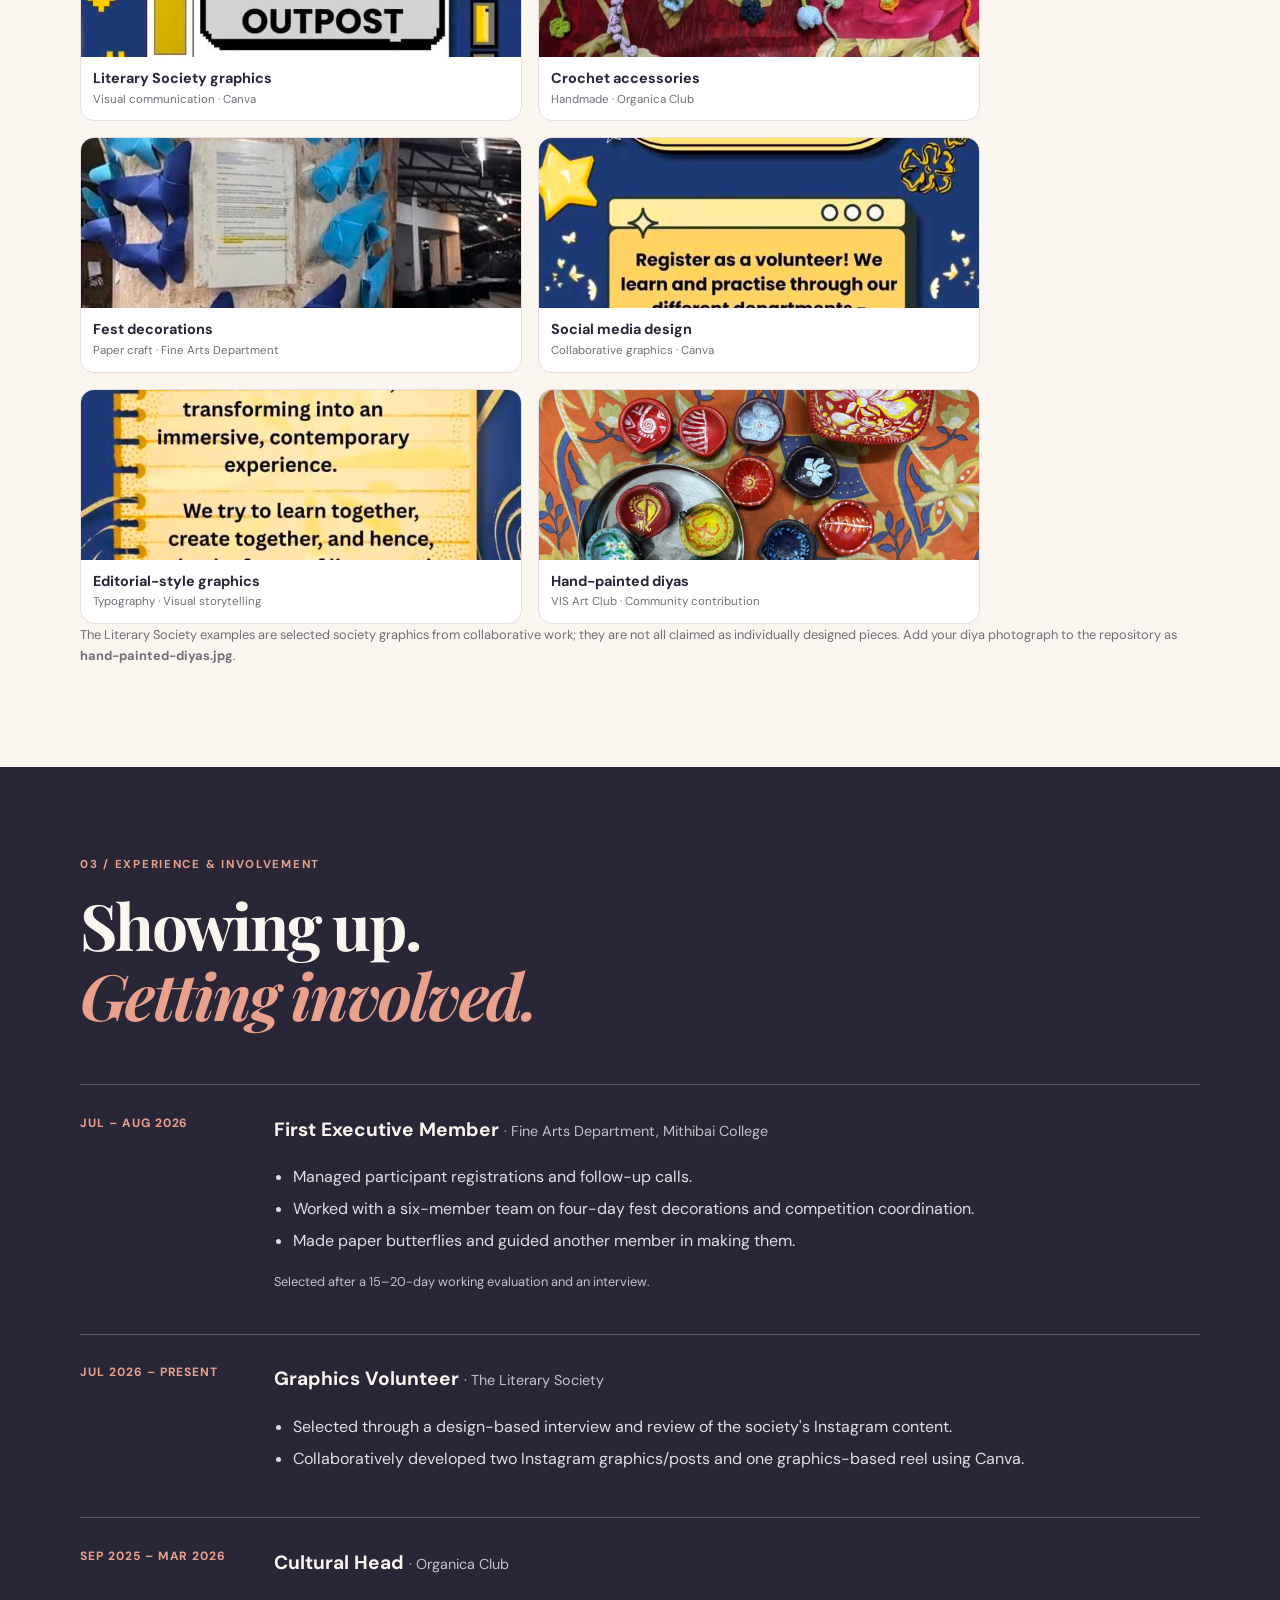
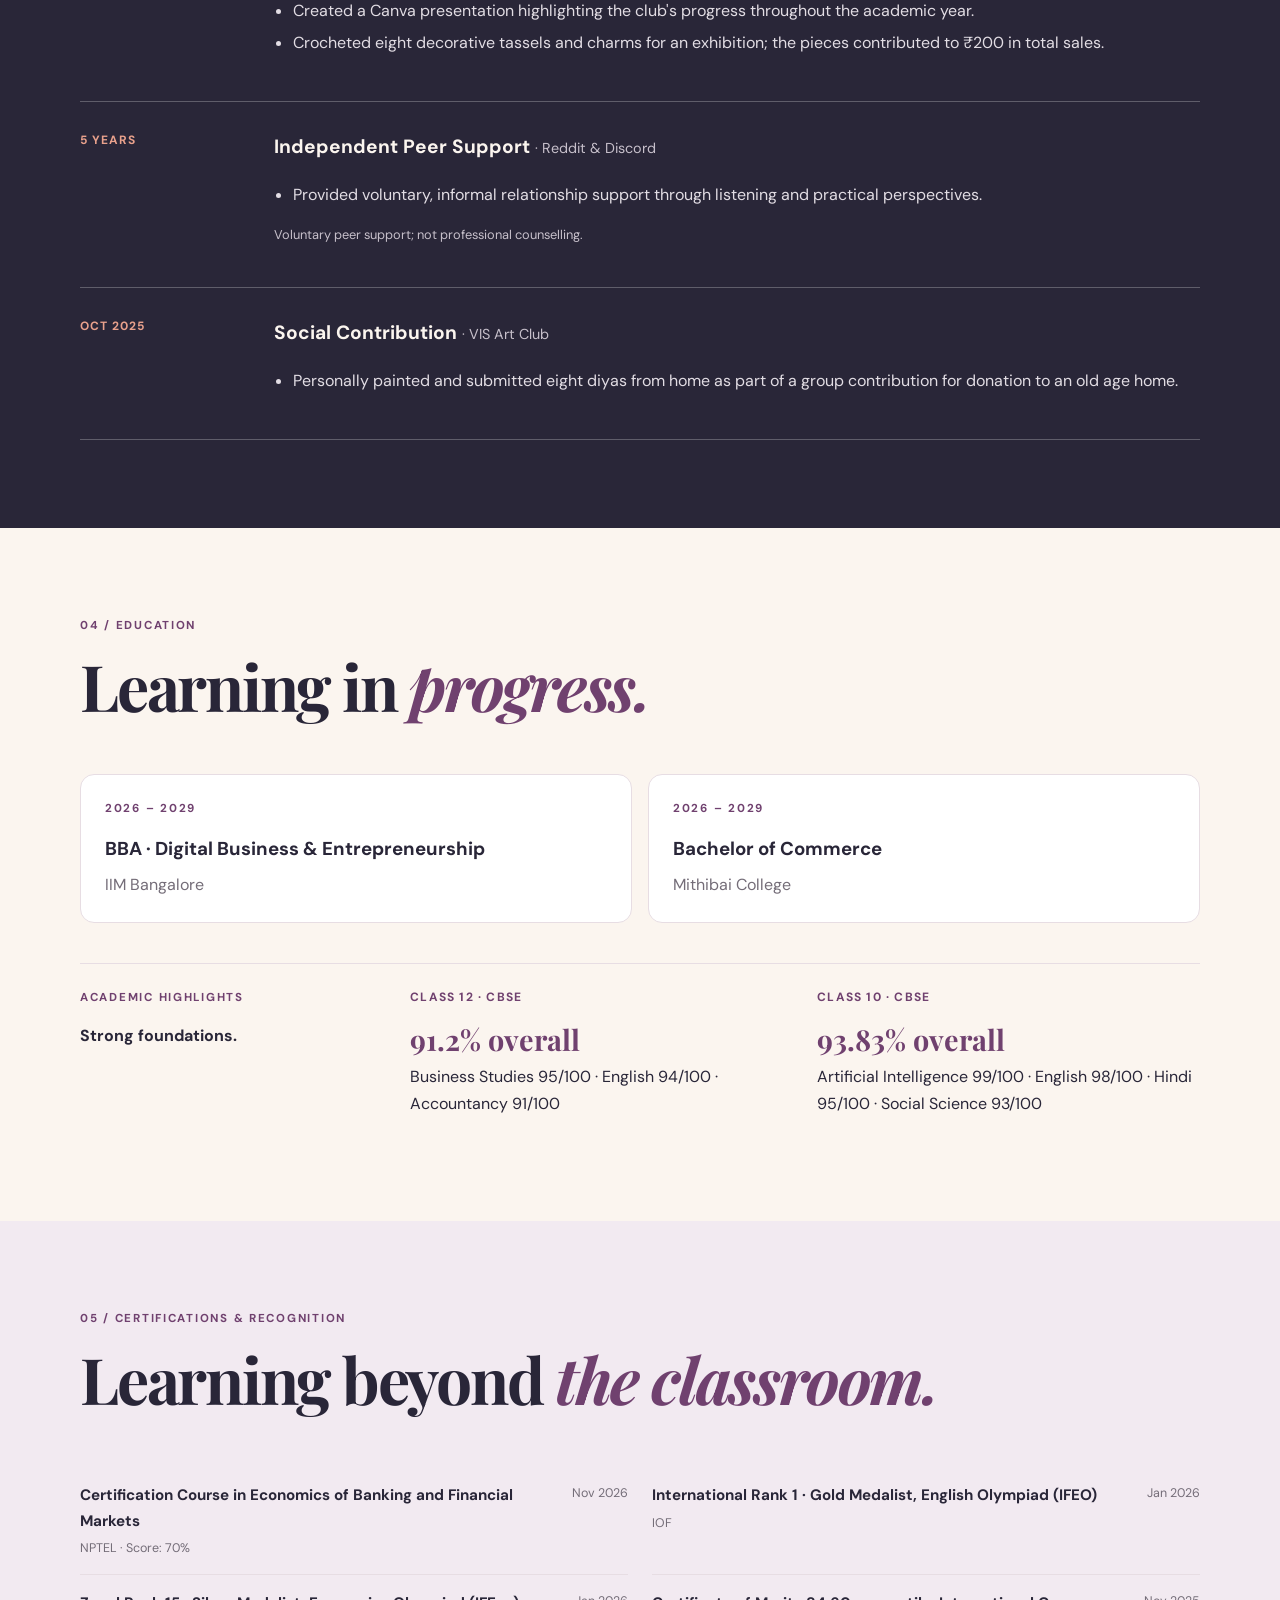
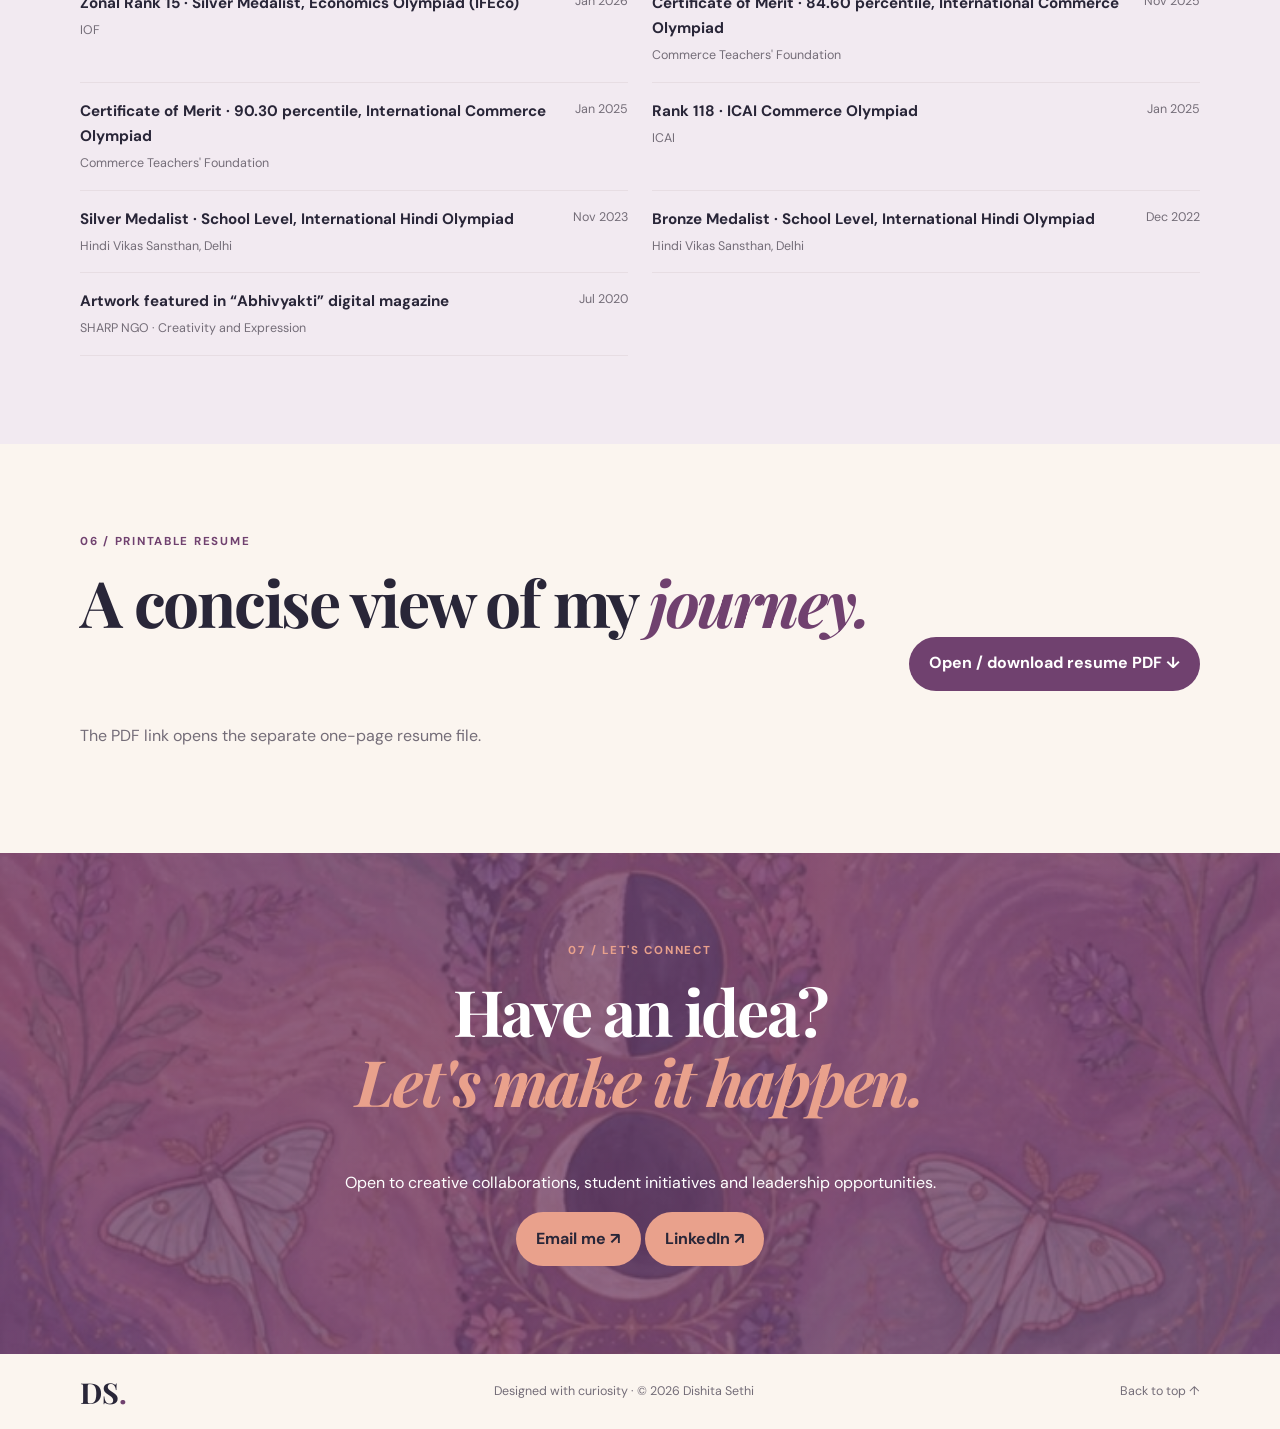
<file: index_updated(3).html>
<!DOCTYPE html>
<html lang="en">
<head>
  <meta charset="UTF-8">
  <meta name="viewport" content="width=device-width, initial-scale=1.0">
  <meta name="description" content="Dishita Sethi's portfolio: creative work, student leadership and experiences.">
  <title>Dishita Sethi | Portfolio</title>
  <link rel="preconnect" href="https://fonts.googleapis.com">
  <link rel="preconnect" href="https://fonts.gstatic.com" crossorigin>
  <link href="https://fonts.googleapis.com/css2?family=DM+Sans:wght@400;500;600;700&family=Playfair+Display:ital,wght@0,600;0,700;1,600&display=swap" rel="stylesheet">
  <link rel="stylesheet" href="style.css">
</head>
<body>
  <a class="skip-link" href="#main">Skip to content</a>
  <header class="site-header">
    <nav class="nav container" aria-label="Main navigation">
      <a class="wordmark" href="#home">DS<span>.</span></a>
      <div class="nav-links">
        <a href="#about">About</a><a href="#work">Creative work</a>
        <a href="#experience">Experience</a><a href="#education">Education</a>
        <a href="#certifications">Awards</a><a class="nav-cta" href="#contact">Let's connect</a>
      </div>
    </nav>
  </header>

  <main id="main">
    <section class="hero section container" id="home">
      <div>
        <p class="eyebrow">Student · Creator · Collaborator</p>
        <h1>Ideas, creativity<br>&amp; <em>initiative.</em></h1>
        <p class="intro">I'm a creative and empathetic individual who enjoys taking initiative, exploring ideas and using my abilities to make meaningful contributions.</p>
        <a class="button" href="#work">Explore my work ↗</a>
      </div>
      <div class="hero-art">
        <img class="hero-main" src="crochet-charms.png" alt="Handmade crochet flower and butterfly charms">
        <img class="hero-small" src="fine-arts-butterflies.png" alt="Blue paper butterflies made for a college fest">
      </div>
    </section>

    <section class="section soft" id="about">
      <div class="container two-col">
        <div><p class="eyebrow">01 / A little about me</p><h2>Curious mind.<br><em>Creative outlook.</em></h2></div>
        <div><p>I'm pursuing a Bachelor of Commerce at Mithibai College and a BBA in Digital Business and Entrepreneurship at IIM Bangalore.</p><p>I enjoy bringing ideas to life, contributing to teams and finding thoughtful ways to connect creativity with meaningful work. My experiences span visual design, college events, handmade crafts and informal peer support.</p><p class="traits">Creative · Initiative-taking · Empathetic</p></div>
      </div>
    </section>

    <section class="section container" id="work">
      <div class="section-heading"><div><p class="eyebrow">02 / Selected work</p><h2>Made with <em>curiosity.</em></h2></div><p class="muted">Visual ideas, handmade details and collaborative creations.</p></div>
      <div class="work-grid">
        <article class="work-card"><img src="literary-outpost.png" alt="Literary Society announcement graphic"><div><h3>Literary Society graphics</h3><p>Visual communication · Canva</p></div></article>
        <article class="work-card"><img src="crochet-charms.png" alt="Colourful handmade crochet charms"><div><h3>Crochet accessories</h3><p>Handmade · Organica Club</p></div></article>
        <article class="work-card"><img src="fine-arts-butterflies.png" alt="Handmade blue paper butterflies"><div><h3>Fest decorations</h3><p>Paper craft · Fine Arts Department</p></div></article>
        <article class="work-card"><img src="literary-volunteer-post.png" alt="Literary Society volunteer recruitment graphic"><div><h3>Social media design</h3><p>Collaborative graphics · Canva</p></div></article>
        <article class="work-card"><img src="literary-editorial.png" alt="Notebook-inspired Literary Society graphic"><div><h3>Editorial-style graphics</h3><p>Typography · Visual storytelling</p></div></article>
        <article class="work-card"><img src="hand-painted-diyas.jpg" alt="Eight hand-painted diyas made for a group donation"><div><h3>Hand-painted diyas</h3><p>VIS Art Club · Community contribution</p></div></article>
      </div>
      <p class="small-note">The Literary Society examples are selected society graphics from collaborative work; they are not all claimed as individually designed pieces. Add your diya photograph to the repository as <strong>hand-painted-diyas.jpg</strong>.</p>
    </section>

    <section class="section dark" id="experience">
      <div class="container">
        <p class="eyebrow">03 / Experience &amp; involvement</p><h2>Showing up.<br><em>Getting involved.</em></h2>
        <div class="timeline">
          <article><time>JUL – AUG 2026</time><div><h3>First Executive Member <span>· Fine Arts Department, Mithibai College</span></h3><ul><li>Managed participant registrations and follow-up calls.</li><li>Worked with a six-member team on four-day fest decorations and competition coordination.</li><li>Made paper butterflies and guided another member in making them.</li></ul><p class="small-note">Selected after a 15–20-day working evaluation and an interview.</p></div></article>
          <article><time>JUL 2026 – PRESENT</time><div><h3>Graphics Volunteer <span>· The Literary Society</span></h3><ul><li>Selected through a design-based interview and review of the society's Instagram content.</li><li>Collaboratively developed two Instagram graphics/posts and one graphics-based reel using Canva.</li></ul></div></article>
          <article><time>SEP 2025 – MAR 2026</time><div><h3>Cultural Head <span>· Organica Club</span></h3><ul><li>Created a Canva presentation highlighting the club's progress throughout the academic year.</li><li>Crocheted eight decorative tassels and charms for an exhibition; the pieces contributed to ₹200 in total sales.</li></ul></div></article>
          <article><time>5 YEARS</time><div><h3>Independent Peer Support <span>· Reddit &amp; Discord</span></h3><ul><li>Provided voluntary, informal relationship support through listening and practical perspectives.</li></ul><p class="small-note">Voluntary peer support; not professional counselling.</p></div></article>
          <article><time>OCT 2025</time><div><h3>Social Contribution <span>· VIS Art Club</span></h3><ul><li>Personally painted and submitted eight diyas from home as part of a group contribution for donation to an old age home.</li></ul></div></article>
        </div>
      </div>
    </section>

    <section class="section container" id="education">
      <p class="eyebrow">04 / Education</p><h2>Learning in <em>progress.</em></h2>
      <div class="education-grid"><article><p class="eyebrow">2026 – 2029</p><h3>BBA · Digital Business &amp; Entrepreneurship</h3><p>IIM Bangalore</p></article><article><p class="eyebrow">2026 – 2029</p><h3>Bachelor of Commerce</h3><p>Mithibai College</p></article></div>
      <div class="academics">
        <div><p class="eyebrow">Academic highlights</p><h3>Strong foundations.</h3></div>
        <div><h3 class="label">CLASS 12 · CBSE</h3><p class="percentage">91.2% overall</p><p>Business Studies 95/100 · English 94/100 · Accountancy 91/100</p></div>
        <div><h3 class="label">CLASS 10 · CBSE</h3><p class="percentage">93.83% overall</p><p>Artificial Intelligence 99/100 · English 98/100 · Hindi 95/100 · Social Science 93/100</p></div>
      </div>
    </section>

    <section class="section soft" id="certifications">
      <div class="container"><p class="eyebrow">05 / Certifications &amp; recognition</p><h2>Learning beyond <em>the classroom.</em></h2>
        <div class="awards">
          <article><div><h3>Certification Course in Economics of Banking and Financial Markets</h3><p>NPTEL · Score: 70%</p></div><time>Nov 2026</time></article>
          <article><div><h3>International Rank 1 · Gold Medalist, English Olympiad (IFEO)</h3><p>IOF</p></div><time>Jan 2026</time></article>
          <article><div><h3>Zonal Rank 15 · Silver Medalist, Economics Olympiad (IFEco)</h3><p>IOF</p></div><time>Jan 2026</time></article>
          <article><div><h3>Certificate of Merit · 84.60 percentile, International Commerce Olympiad</h3><p>Commerce Teachers' Foundation</p></div><time>Nov 2025</time></article>
          <article><div><h3>Certificate of Merit · 90.30 percentile, International Commerce Olympiad</h3><p>Commerce Teachers' Foundation</p></div><time>Jan 2025</time></article>
          <article><div><h3>Rank 118 · ICAI Commerce Olympiad</h3><p>ICAI</p></div><time>Jan 2025</time></article>
          <article><div><h3>Silver Medalist · School Level, International Hindi Olympiad</h3><p>Hindi Vikas Sansthan, Delhi</p></div><time>Nov 2023</time></article>
          <article><div><h3>Bronze Medalist · School Level, International Hindi Olympiad</h3><p>Hindi Vikas Sansthan, Delhi</p></div><time>Dec 2022</time></article>
          <article><div><h3>Artwork featured in “Abhivyakti” digital magazine</h3><p>SHARP NGO · Creativity and Expression</p></div><time>Jul 2020</time></article>
        </div>
      </div>
    </section>

    <section class="section container" id="resume">
      <div class="section-heading"><div><p class="eyebrow">06 / Printable resume</p><h2>A concise view of my <em>journey.</em></h2></div><a class="button" href="resume.PDF" target="_blank" rel="noopener">Open / download resume PDF ↓</a></div>
      <p class="muted">The PDF link opens the separate one-page resume file.</p>
    </section>

    <section class="section contact" id="contact"><div class="container"><p class="eyebrow">07 / Let's connect</p><h2>Have an idea?<br><em>Let's make it happen.</em></h2><p>Open to creative collaborations, student initiatives and leadership opportunities.</p><div class="contact-links">
        <a class="button light" href="mailto:dishitasethi56@gmail.com">Email me ↗</a>
        <a class="button light" href="https://www.linkedin.com/in/dishita-s-14ba99420/" target="_blank" rel="noopener noreferrer">LinkedIn ↗</a>
      </div></div></section>
  </main>
  <footer><div class="container footer-inner"><a class="wordmark" href="#home">DS<span>.</span></a><p>Designed with curiosity · © 2026 Dishita Sethi</p><a href="#home">Back to top ↑</a></div></footer>
</body>
</html>
</file>
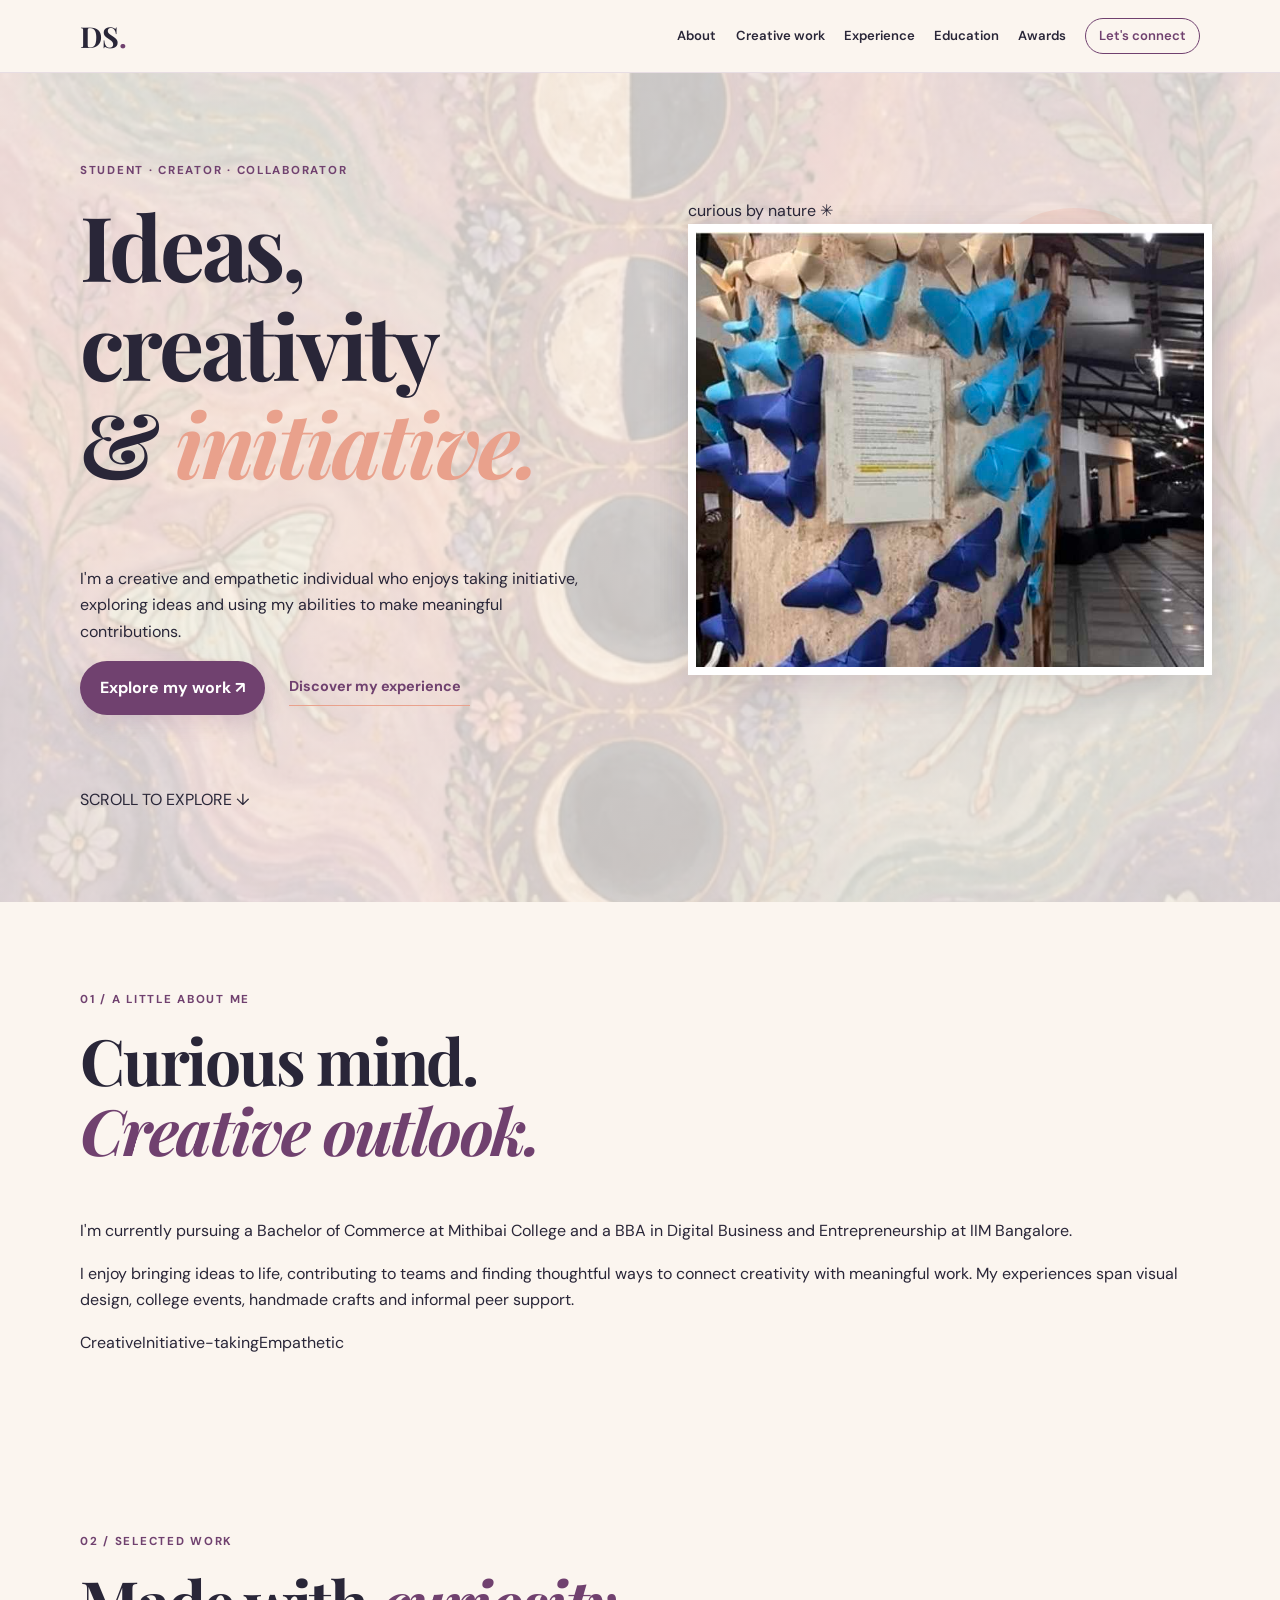
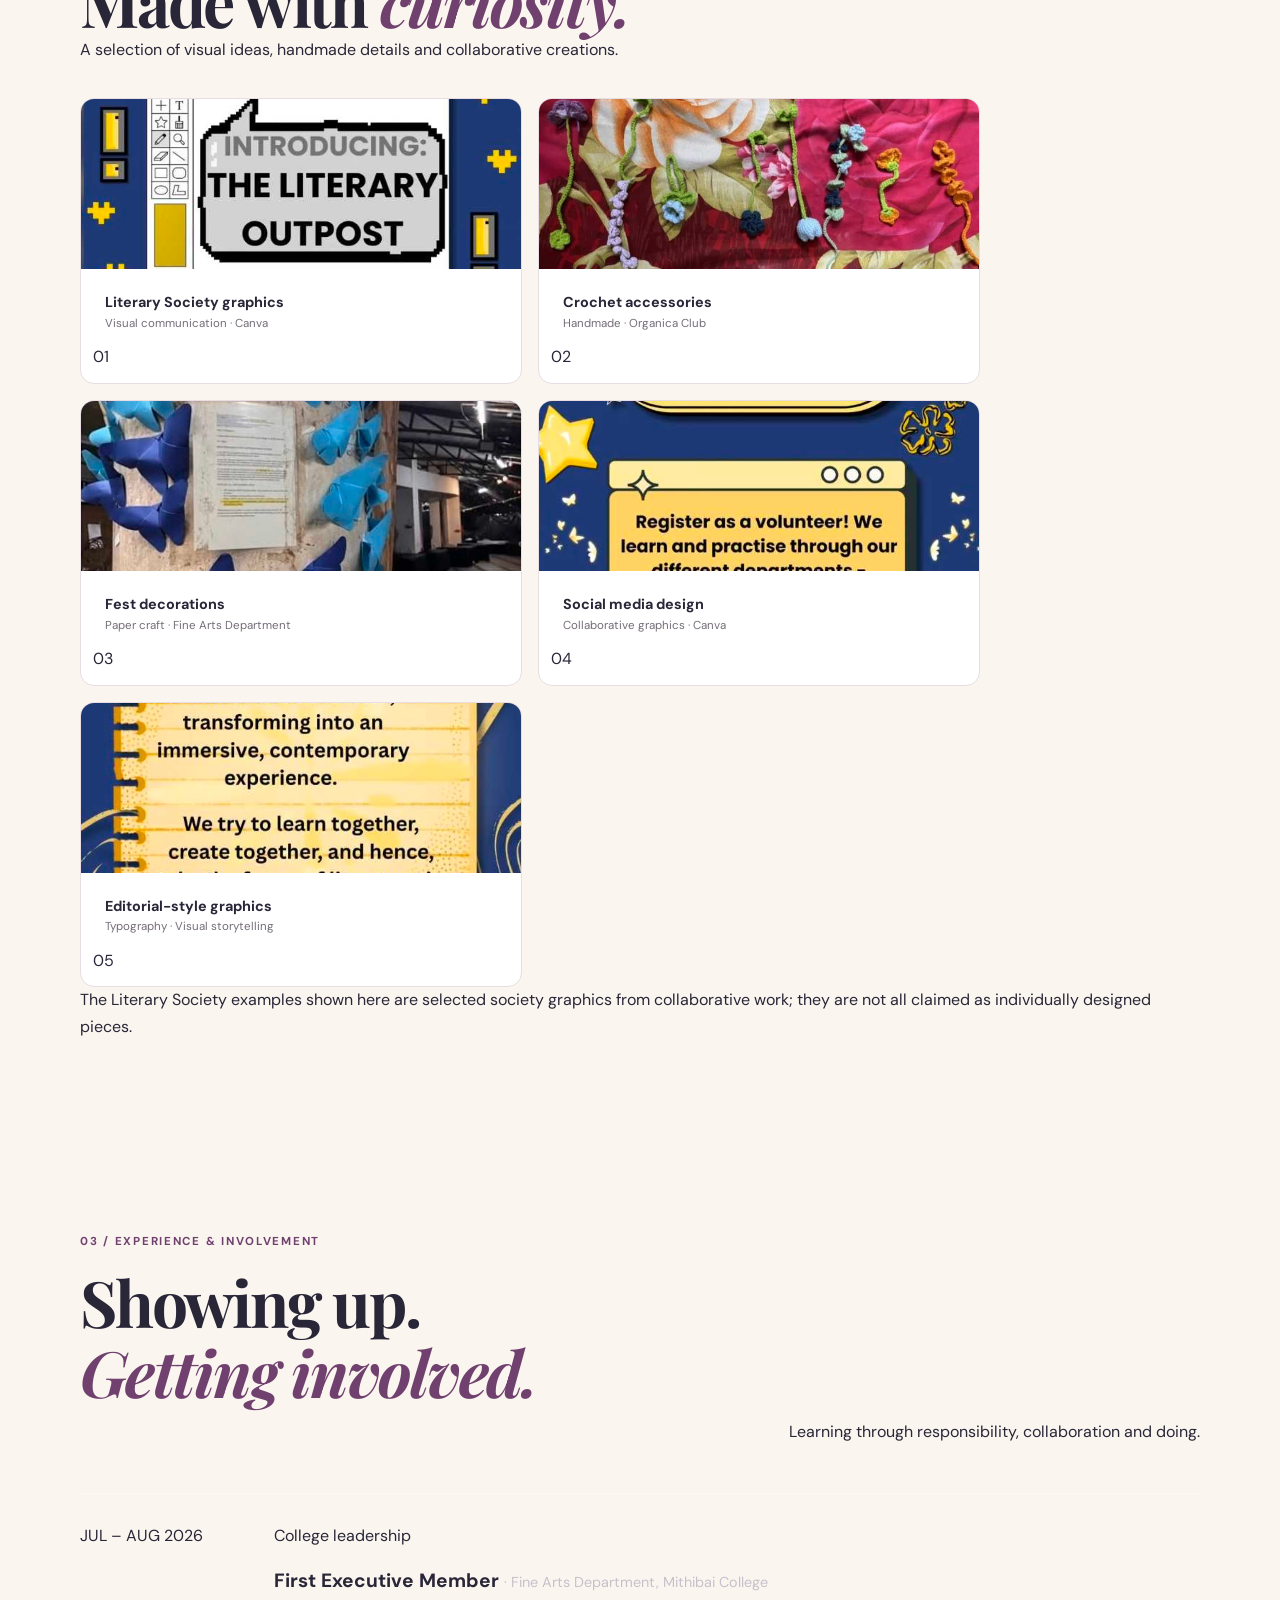
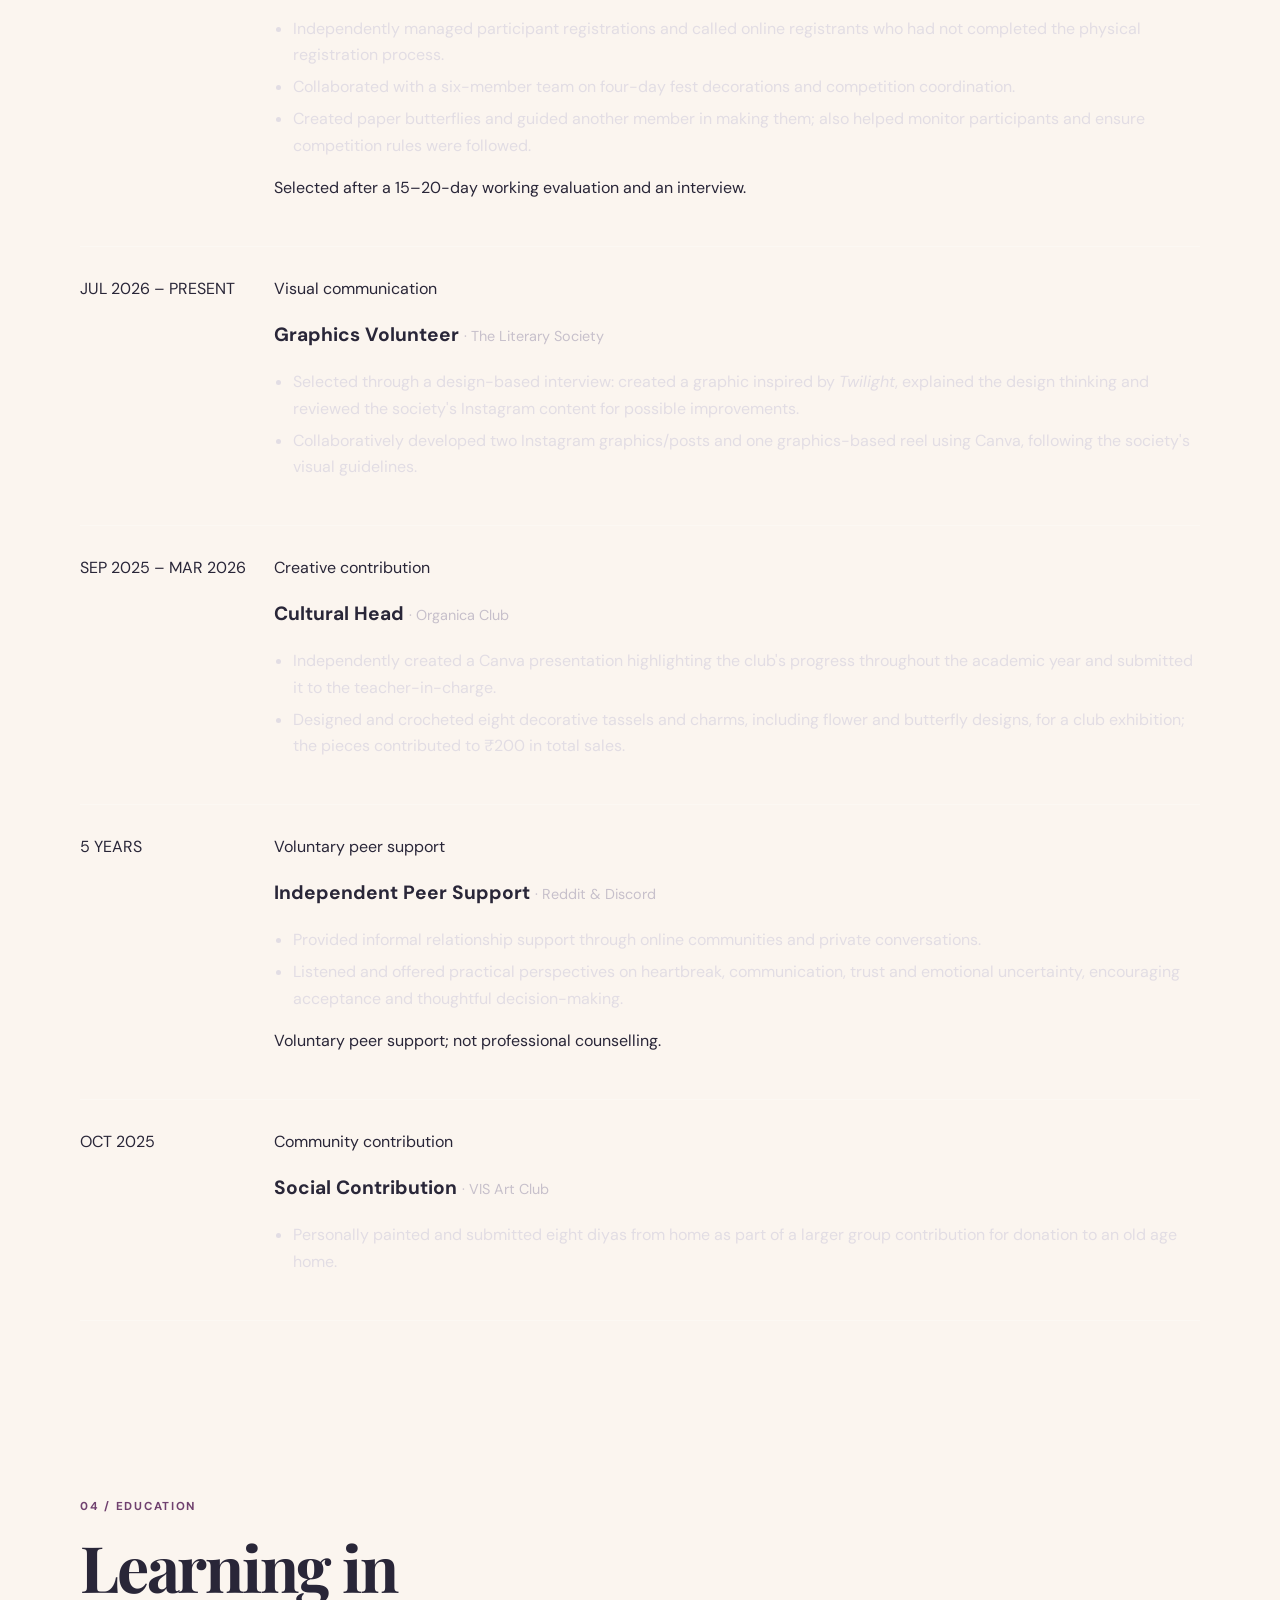
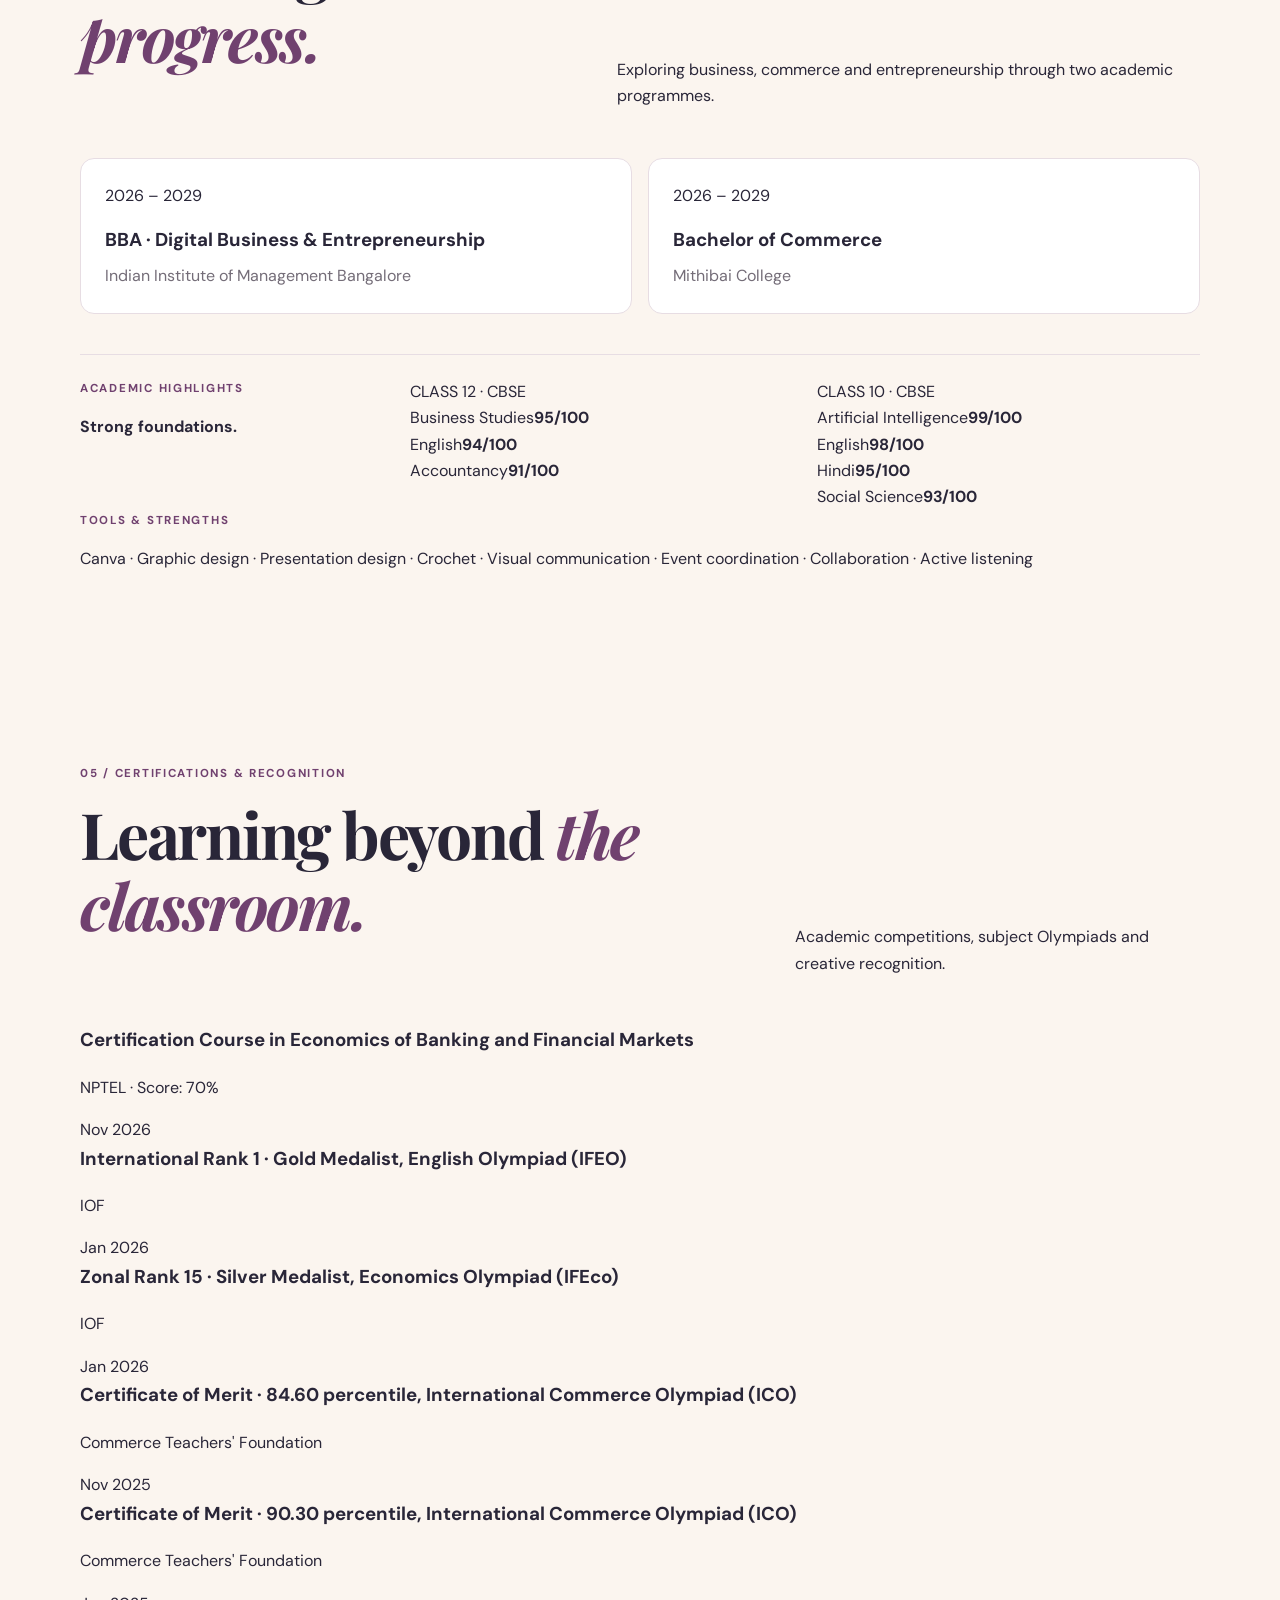
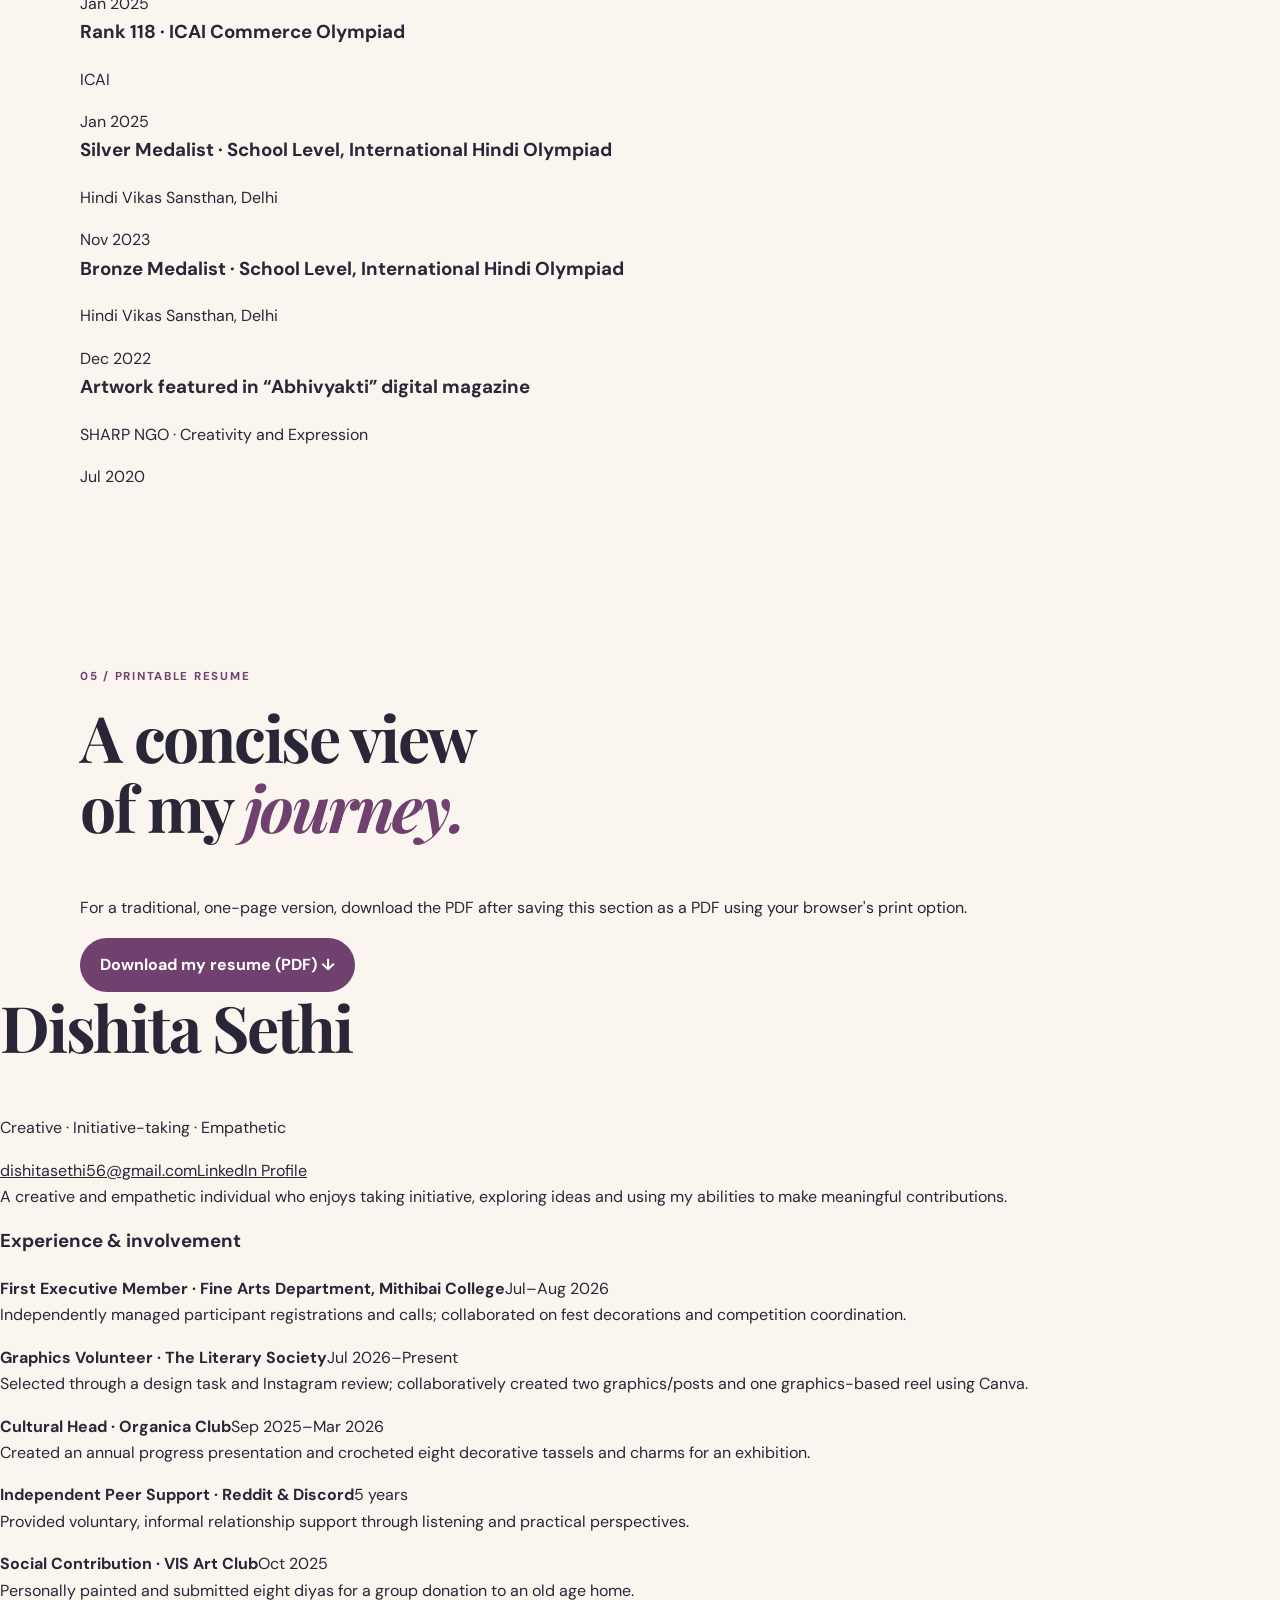
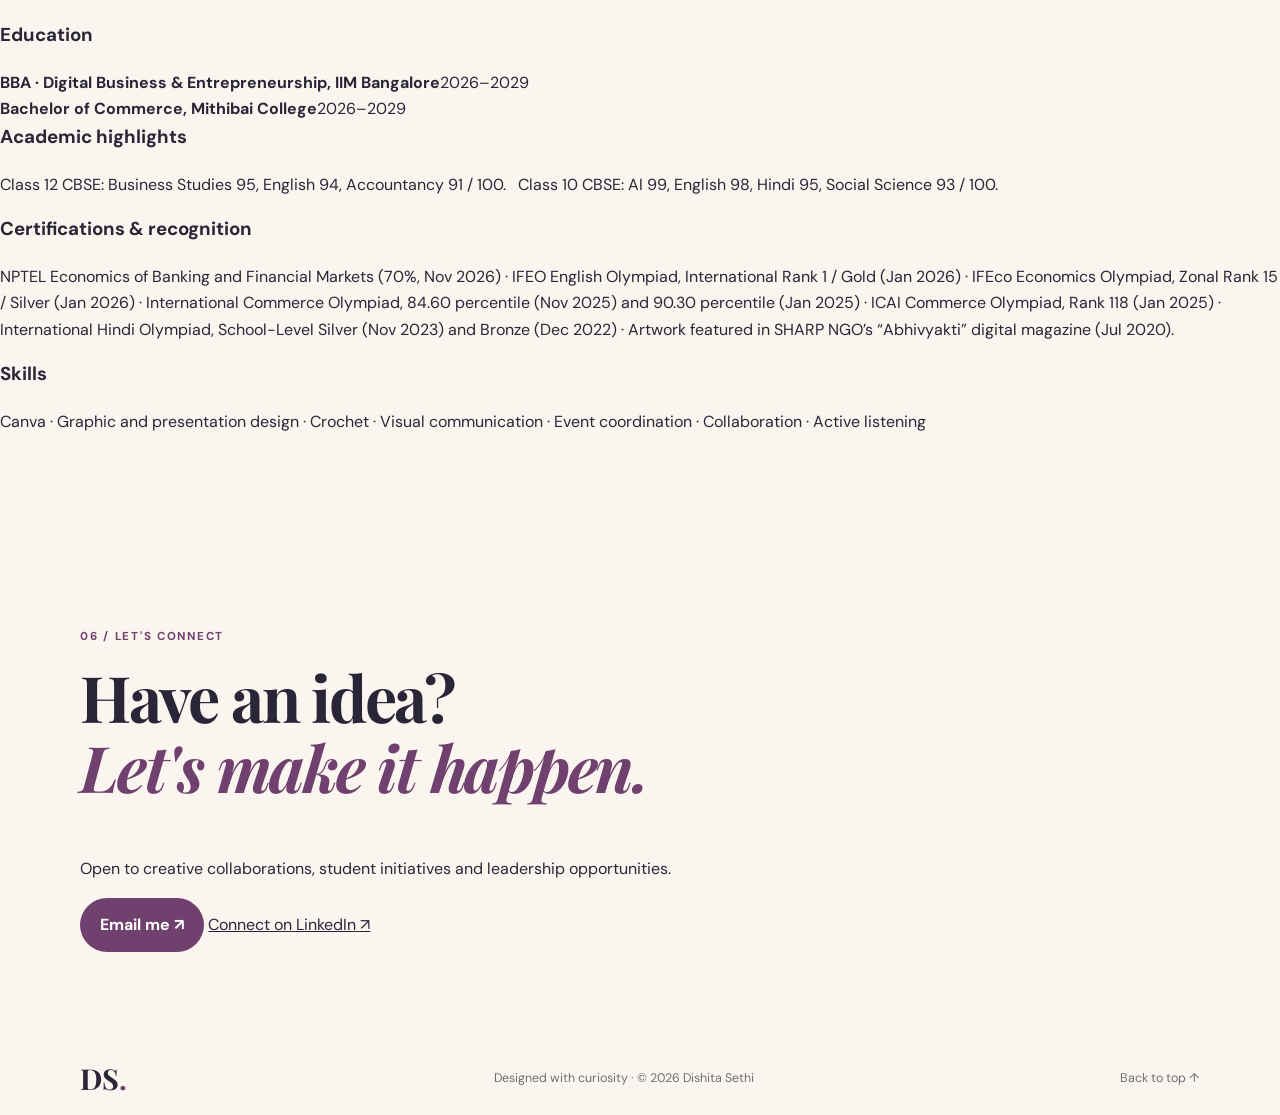
<file: index_updated.html>
<!DOCTYPE html>
<html lang="en">
<head>
  <meta charset="UTF-8">
  <meta name="viewport" content="width=device-width, initial-scale=1.0">
  <meta name="description" content="Dishita Sethi's portfolio: creative work, student leadership, and experiences.">
  <title>Dishita Sethi | Portfolio</title>
  <link rel="preconnect" href="https://fonts.googleapis.com">
  <link rel="preconnect" href="https://fonts.gstatic.com" crossorigin>
  <link href="https://fonts.googleapis.com/css2?family=DM+Sans:wght@400;500;600;700&family=Playfair+Display:ital,wght@0,600;0,700;1,600&display=swap" rel="stylesheet">
  <link rel="stylesheet" href="style.css">
</head>
<body>
  <a class="skip-link" href="#main">Skip to content</a>

  <header class="site-header">
    <nav class="nav container" aria-label="Main navigation">
      <a class="wordmark" href="#home">DS<span>.</span></a>
      <div class="nav-links">
        <a class="nav-link" href="#about">About</a>
        <a class="nav-link" href="#work">Creative work</a>
        <a class="nav-link" href="#experience">Experience</a>
        <a class="nav-link" href="#education">Education</a>
        <a class="nav-link" href="#certifications">Awards</a>
        <a class="nav-link nav-cta" href="#contact">Let's connect</a>
      </div>
    </nav>
  </header>

  <main id="main">
    <section class="hero section container" id="home">
      <div class="hero-copy">
        <p class="eyebrow"><span class="eyebrow-dot"></span> Student · Creator · Collaborator</p>
        <h1>Ideas, creativity<br> & <em>initiative.</em></h1>
        <p class="hero-intro">I'm a creative and empathetic individual who enjoys taking initiative, exploring ideas and using my abilities to make meaningful contributions.</p>
        <div class="hero-actions">
          <a class="button button-primary" href="#work">Explore my work <span aria-hidden="true">↗</span></a>
          <a class="text-link" href="#experience">Discover my experience</a>
        </div>
      </div>
      <div class="hero-art" aria-label="A collage of selected creative work">
        <div class="art-note note-top">curious by nature ✳</div>
        <img class="hero-image hero-image-main" src="crochet-charms.png" alt="Colourful handmade crochet flower and butterfly tassel charms">
        <img class="hero-image hero-image-small" src="fine-arts-butterflies.png" alt="Blue paper butterflies made for a college fest decoration">
        <div class="art-sticker">make<br>things<br>matter</div>
      </div>
      <div class="hero-scroll">SCROLL TO EXPLORE <span aria-hidden="true">↓</span></div>
    </section>

    <section class="about section section-soft" id="about">
      <div class="container about-grid">
        <div>
          <p class="eyebrow">01 / A little about me</p>
          <h2>Curious mind.<br><em>Creative outlook.</em></h2>
        </div>
        <div class="about-copy">
          <p>I'm currently pursuing a Bachelor of Commerce at Mithibai College and a BBA in Digital Business and Entrepreneurship at IIM Bangalore.</p>
          <p>I enjoy bringing ideas to life, contributing to teams and finding thoughtful ways to connect creativity with meaningful work. My experiences span visual design, college events, handmade crafts and informal peer support.</p>
          <div class="trait-list">
            <span>Creative</span><span>Initiative-taking</span><span>Empathetic</span>
          </div>
        </div>
      </div>
    </section>

    <section class="section container" id="work">
      <div class="section-heading">
        <div>
          <p class="eyebrow">02 / Selected work</p>
          <h2>Made with <em>curiosity.</em></h2>
        </div>
        <p class="section-side-note">A selection of visual ideas, handmade details and collaborative creations.</p>
      </div>
      <div class="work-grid">
        <article class="work-card work-card-large">
          <img src="literary-outpost.png" alt="Pixel-art inspired blue and yellow Literary Society announcement graphic">
          <div class="work-caption"><div><h3>Literary Society graphics</h3><p>Visual communication · Canva</p></div><span class="work-number">01</span></div>
        </article>
        <article class="work-card">
          <img src="crochet-charms.png" alt="Eight colourful handmade crochet tassel charms in flower and other decorative shapes">
          <div class="work-caption"><div><h3>Crochet accessories</h3><p>Handmade · Organica Club</p></div><span class="work-number">02</span></div>
        </article>
        <article class="work-card">
          <img src="fine-arts-butterflies.png" alt="Handmade blue paper butterflies displayed as part of a college fest decoration">
          <div class="work-caption"><div><h3>Fest decorations</h3><p>Paper craft · Fine Arts Department</p></div><span class="work-number">03</span></div>
        </article>
        <article class="work-card">
          <img src="literary-volunteer-post.png" alt="Blue and yellow Literary Society volunteer recruitment graphic">
          <div class="work-caption"><div><h3>Social media design</h3><p>Collaborative graphics · Canva</p></div><span class="work-number">04</span></div>
        </article>
        <article class="work-card">
          <img src="literary-editorial.png" alt="Yellow notebook-inspired Literary Society graphic with editorial typography">
          <div class="work-caption"><div><h3>Editorial-style graphics</h3><p>Typography · Visual storytelling</p></div><span class="work-number">05</span></div>
        </article>
      </div>
      <p class="work-footnote">The Literary Society examples shown here are selected society graphics from collaborative work; they are not all claimed as individually designed pieces.</p>
    </section>

    <section class="section section-dark" id="experience">
      <div class="container">
        <div class="section-heading section-heading-light">
          <div><p class="eyebrow">03 / Experience & involvement</p><h2>Showing up.<br><em>Getting involved.</em></h2></div>
          <p class="section-side-note">Learning through responsibility, collaboration and doing.</p>
        </div>
        <div class="timeline">
          <article class="experience-item">
            <div class="experience-date">JUL – AUG 2026</div>
            <div class="experience-body">
              <p class="experience-type">College leadership</p>
              <h3>First Executive Member <span>· Fine Arts Department, Mithibai College</span></h3>
              <ul>
                <li>Independently managed participant registrations and called online registrants who had not completed the physical registration process.</li>
                <li>Collaborated with a six-member team on four-day fest decorations and competition coordination.</li>
                <li>Created paper butterflies and guided another member in making them; also helped monitor participants and ensure competition rules were followed.</li>
              </ul>
              <p class="selection-note">Selected after a 15–20-day working evaluation and an interview.</p>
            </div>
          </article>

          <article class="experience-item">
            <div class="experience-date">JUL 2026 – PRESENT</div>
            <div class="experience-body">
              <p class="experience-type">Visual communication</p>
              <h3>Graphics Volunteer <span>· The Literary Society</span></h3>
              <ul>
                <li>Selected through a design-based interview: created a graphic inspired by <em>Twilight</em>, explained the design thinking and reviewed the society's Instagram content for possible improvements.</li>
                <li>Collaboratively developed two Instagram graphics/posts and one graphics-based reel using Canva, following the society's visual guidelines.</li>
              </ul>
            </div>
          </article>

          <article class="experience-item">
            <div class="experience-date">SEP 2025 – MAR 2026</div>
            <div class="experience-body">
              <p class="experience-type">Creative contribution</p>
              <h3>Cultural Head <span>· Organica Club</span></h3>
              <ul>
                <li>Independently created a Canva presentation highlighting the club's progress throughout the academic year and submitted it to the teacher-in-charge.</li>
                <li>Designed and crocheted eight decorative tassels and charms, including flower and butterfly designs, for a club exhibition; the pieces contributed to ₹200 in total sales.</li>
              </ul>
            </div>
          </article>

          <article class="experience-item">
            <div class="experience-date">5 YEARS</div>
            <div class="experience-body">
              <p class="experience-type">Voluntary peer support</p>
              <h3>Independent Peer Support <span>· Reddit & Discord</span></h3>
              <ul>
                <li>Provided informal relationship support through online communities and private conversations.</li>
                <li>Listened and offered practical perspectives on heartbreak, communication, trust and emotional uncertainty, encouraging acceptance and thoughtful decision-making.</li>
              </ul>
              <p class="selection-note">Voluntary peer support; not professional counselling.</p>
            </div>
          </article>

          <article class="experience-item">
            <div class="experience-date">OCT 2025</div>
            <div class="experience-body">
              <p class="experience-type">Community contribution</p>
              <h3>Social Contribution <span>· VIS Art Club</span></h3>
              <ul>
                <li>Personally painted and submitted eight diyas from home as part of a larger group contribution for donation to an old age home.</li>
              </ul>
            </div>
          </article>
        </div>
      </div>
    </section>

    <section class="section container" id="education">
      <div class="section-heading">
        <div><p class="eyebrow">04 / Education</p><h2>Learning in <em>progress.</em></h2></div>
        <p class="section-side-note">Exploring business, commerce and entrepreneurship through two academic programmes.</p>
      </div>
      <div class="education-grid">
        <article class="education-card">
          <p class="card-kicker">2026 – 2029</p>
          <h3>BBA · Digital Business & Entrepreneurship</h3>
          <p>Indian Institute of Management Bangalore</p>
        </article>
        <article class="education-card">
          <p class="card-kicker">2026 – 2029</p>
          <h3>Bachelor of Commerce</h3>
          <p>Mithibai College</p>
        </article>
      </div>
      <div class="academics">
        <div><p class="eyebrow">Academic highlights</p><h3>Strong foundations.</h3></div>
        <div class="marks-group">
          <div class="marks-heading">CLASS 12 · CBSE</div>
          <div class="mark-row"><span>Business Studies</span><strong>95/100</strong></div>
          <div class="mark-row"><span>English</span><strong>94/100</strong></div>
          <div class="mark-row"><span>Accountancy</span><strong>91/100</strong></div>
        </div>
        <div class="marks-group">
          <div class="marks-heading">CLASS 10 · CBSE</div>
          <div class="mark-row"><span>Artificial Intelligence</span><strong>99/100</strong></div>
          <div class="mark-row"><span>English</span><strong>98/100</strong></div>
          <div class="mark-row"><span>Hindi</span><strong>95/100</strong></div>
          <div class="mark-row"><span>Social Science</span><strong>93/100</strong></div>
        </div>
      </div>
      <div class="skills-strip">
        <p class="eyebrow">Tools & strengths</p>
        <p>Canva · Graphic design · Presentation design · Crochet · Visual communication · Event coordination · Collaboration · Active listening</p>
      </div>
    </section>


    <section class="section section-soft" id="certifications">
      <div class="container">
        <div class="section-heading">
          <div><p class="eyebrow">05 / Certifications & recognition</p><h2>Learning beyond <em>the classroom.</em></h2></div>
          <p class="section-side-note">Academic competitions, subject Olympiads and creative recognition.</p>
        </div>
        <div class="certification-list">
          <article class="certification-item"><div><h3>Certification Course in Economics of Banking and Financial Markets</h3><p>NPTEL · Score: 70%</p></div><span>Nov 2026</span></article>
          <article class="certification-item"><div><h3>International Rank 1 · Gold Medalist, English Olympiad (IFEO)</h3><p>IOF</p></div><span>Jan 2026</span></article>
          <article class="certification-item"><div><h3>Zonal Rank 15 · Silver Medalist, Economics Olympiad (IFEco)</h3><p>IOF</p></div><span>Jan 2026</span></article>
          <article class="certification-item"><div><h3>Certificate of Merit · 84.60 percentile, International Commerce Olympiad (ICO)</h3><p>Commerce Teachers' Foundation</p></div><span>Nov 2025</span></article>
          <article class="certification-item"><div><h3>Certificate of Merit · 90.30 percentile, International Commerce Olympiad (ICO)</h3><p>Commerce Teachers' Foundation</p></div><span>Jan 2025</span></article>
          <article class="certification-item"><div><h3>Rank 118 · ICAI Commerce Olympiad</h3><p>ICAI</p></div><span>Jan 2025</span></article>
          <article class="certification-item"><div><h3>Silver Medalist · School Level, International Hindi Olympiad</h3><p>Hindi Vikas Sansthan, Delhi</p></div><span>Nov 2023</span></article>
          <article class="certification-item"><div><h3>Bronze Medalist · School Level, International Hindi Olympiad</h3><p>Hindi Vikas Sansthan, Delhi</p></div><span>Dec 2022</span></article>
          <article class="certification-item"><div><h3>Artwork featured in “Abhivyakti” digital magazine</h3><p>SHARP NGO · Creativity and Expression</p></div><span>Jul 2020</span></article>
        </div>
      </div>
    </section>

    <section class="section section-soft" id="resume">
      <div class="container resume-intro">
        <div><p class="eyebrow">05 / Printable resume</p><h2>A concise view<br>of my <em>journey.</em></h2></div>
        <div><p>For a traditional, one-page version, download the PDF after saving this section as a PDF using your browser's print option.</p><a class="button button-primary" href="resume.pdf" download>Download my resume (PDF) <span aria-hidden="true">↓</span></a></div>
      </div>
      <article class="resume-sheet">
        <div class="resume-top">
          <div><h2>Dishita Sethi</h2><p>Creative · Initiative-taking · Empathetic</p></div>
          <div class="resume-contact"><a href="mailto:dishitasethi56@gmail.com">dishitasethi56@gmail.com</a><a href="https://www.linkedin.com/in/dishita-s-14ba99420/" target="_blank" rel="noopener noreferrer">LinkedIn Profile</a></div>
        </div>
        <p class="resume-profile">A creative and empathetic individual who enjoys taking initiative, exploring ideas and using my abilities to make meaningful contributions.</p>
        <h3>Experience & involvement</h3>
        <div class="resume-entry"><strong>First Executive Member · Fine Arts Department, Mithibai College</strong><span>Jul–Aug 2026</span><p>Independently managed participant registrations and calls; collaborated on fest decorations and competition coordination.</p></div>
        <div class="resume-entry"><strong>Graphics Volunteer · The Literary Society</strong><span>Jul 2026–Present</span><p>Selected through a design task and Instagram review; collaboratively created two graphics/posts and one graphics-based reel using Canva.</p></div>
        <div class="resume-entry"><strong>Cultural Head · Organica Club</strong><span>Sep 2025–Mar 2026</span><p>Created an annual progress presentation and crocheted eight decorative tassels and charms for an exhibition.</p></div>
        <div class="resume-entry"><strong>Independent Peer Support · Reddit & Discord</strong><span>5 years</span><p>Provided voluntary, informal relationship support through listening and practical perspectives.</p></div>
        <div class="resume-entry"><strong>Social Contribution · VIS Art Club</strong><span>Oct 2025</span><p>Personally painted and submitted eight diyas for a group donation to an old age home.</p></div>
        <h3>Education</h3>
        <div class="resume-entry"><strong>BBA · Digital Business & Entrepreneurship, IIM Bangalore</strong><span>2026–2029</span></div>
        <div class="resume-entry"><strong>Bachelor of Commerce, Mithibai College</strong><span>2026–2029</span></div>
        <h3>Academic highlights</h3>
        <p class="resume-compact">Class 12 CBSE: Business Studies 95, English 94, Accountancy 91 / 100. &nbsp; Class 10 CBSE: AI 99, English 98, Hindi 95, Social Science 93 / 100.</p>
        <h3>Certifications & recognition</h3>
        <p class="resume-compact">NPTEL Economics of Banking and Financial Markets (70%, Nov 2026) · IFEO English Olympiad, International Rank 1 / Gold (Jan 2026) · IFEco Economics Olympiad, Zonal Rank 15 / Silver (Jan 2026) · International Commerce Olympiad, 84.60 percentile (Nov 2025) and 90.30 percentile (Jan 2025) · ICAI Commerce Olympiad, Rank 118 (Jan 2025) · International Hindi Olympiad, School-Level Silver (Nov 2023) and Bronze (Dec 2022) · Artwork featured in SHARP NGO’s “Abhivyakti” digital magazine (Jul 2020).</p>
        <h3>Skills</h3>
        <p class="resume-compact">Canva · Graphic and presentation design · Crochet · Visual communication · Event coordination · Collaboration · Active listening</p>
      </article>
    </section>

    <section class="contact-section section" id="contact">
      <div class="container contact-inner">
        <p class="eyebrow">06 / Let's connect</p>
        <h2>Have an idea?<br><em>Let's make it happen.</em></h2>
        <p>Open to creative collaborations, student initiatives and leadership opportunities.</p>
        <div class="contact-actions">
          <a class="button button-light" href="mailto:dishitasethi56@gmail.com?subject=Let's%20collaborate">Email me <span aria-hidden="true">↗</span></a>
          <a class="contact-link" href="https://www.linkedin.com/in/dishita-s-14ba99420/" target="_blank" rel="noopener noreferrer">Connect on LinkedIn ↗</a>
        </div>
      </div>
    </section>
  </main>

  <footer class="footer">
    <div class="container footer-inner"><a class="wordmark" href="#home">DS<span>.</span></a><p>Designed with curiosity · © 2026 Dishita Sethi</p><a href="#home">Back to top ↑</a></div>
  </footer>
</body>
</html>
</file>
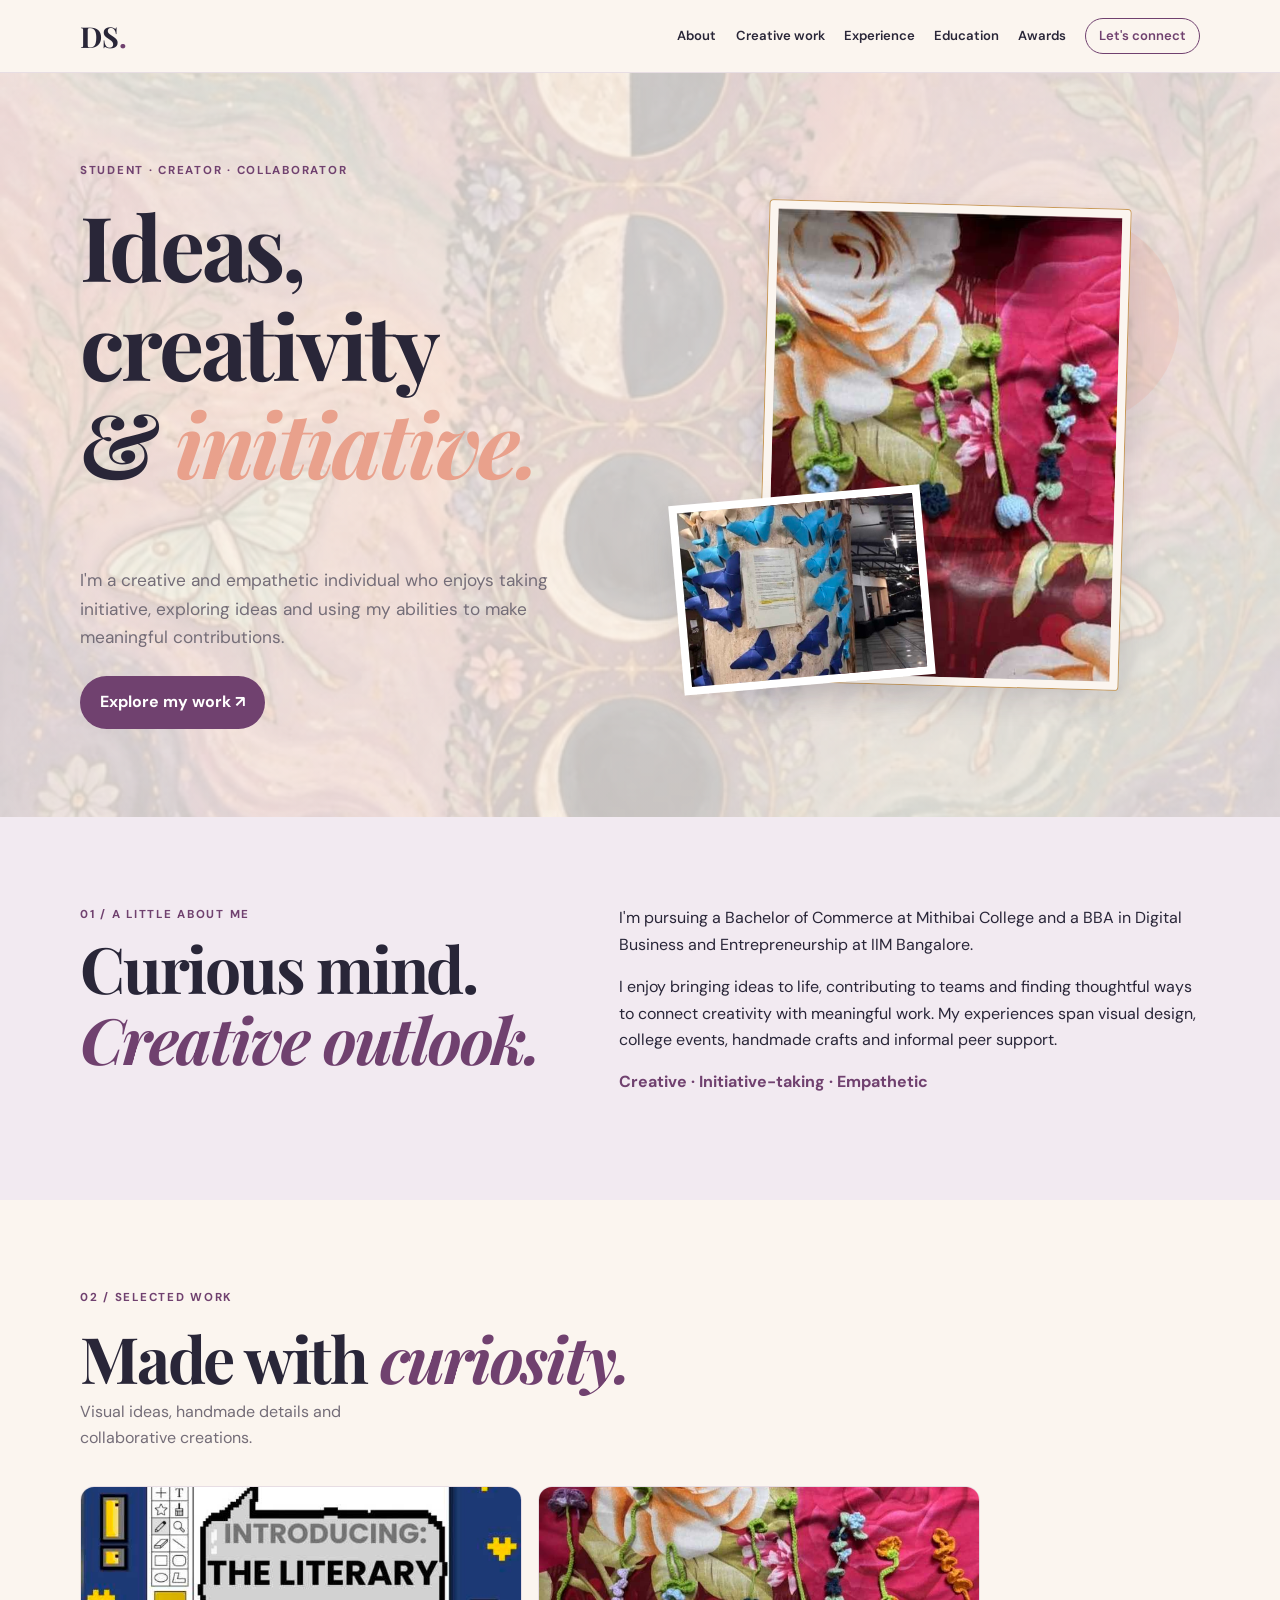
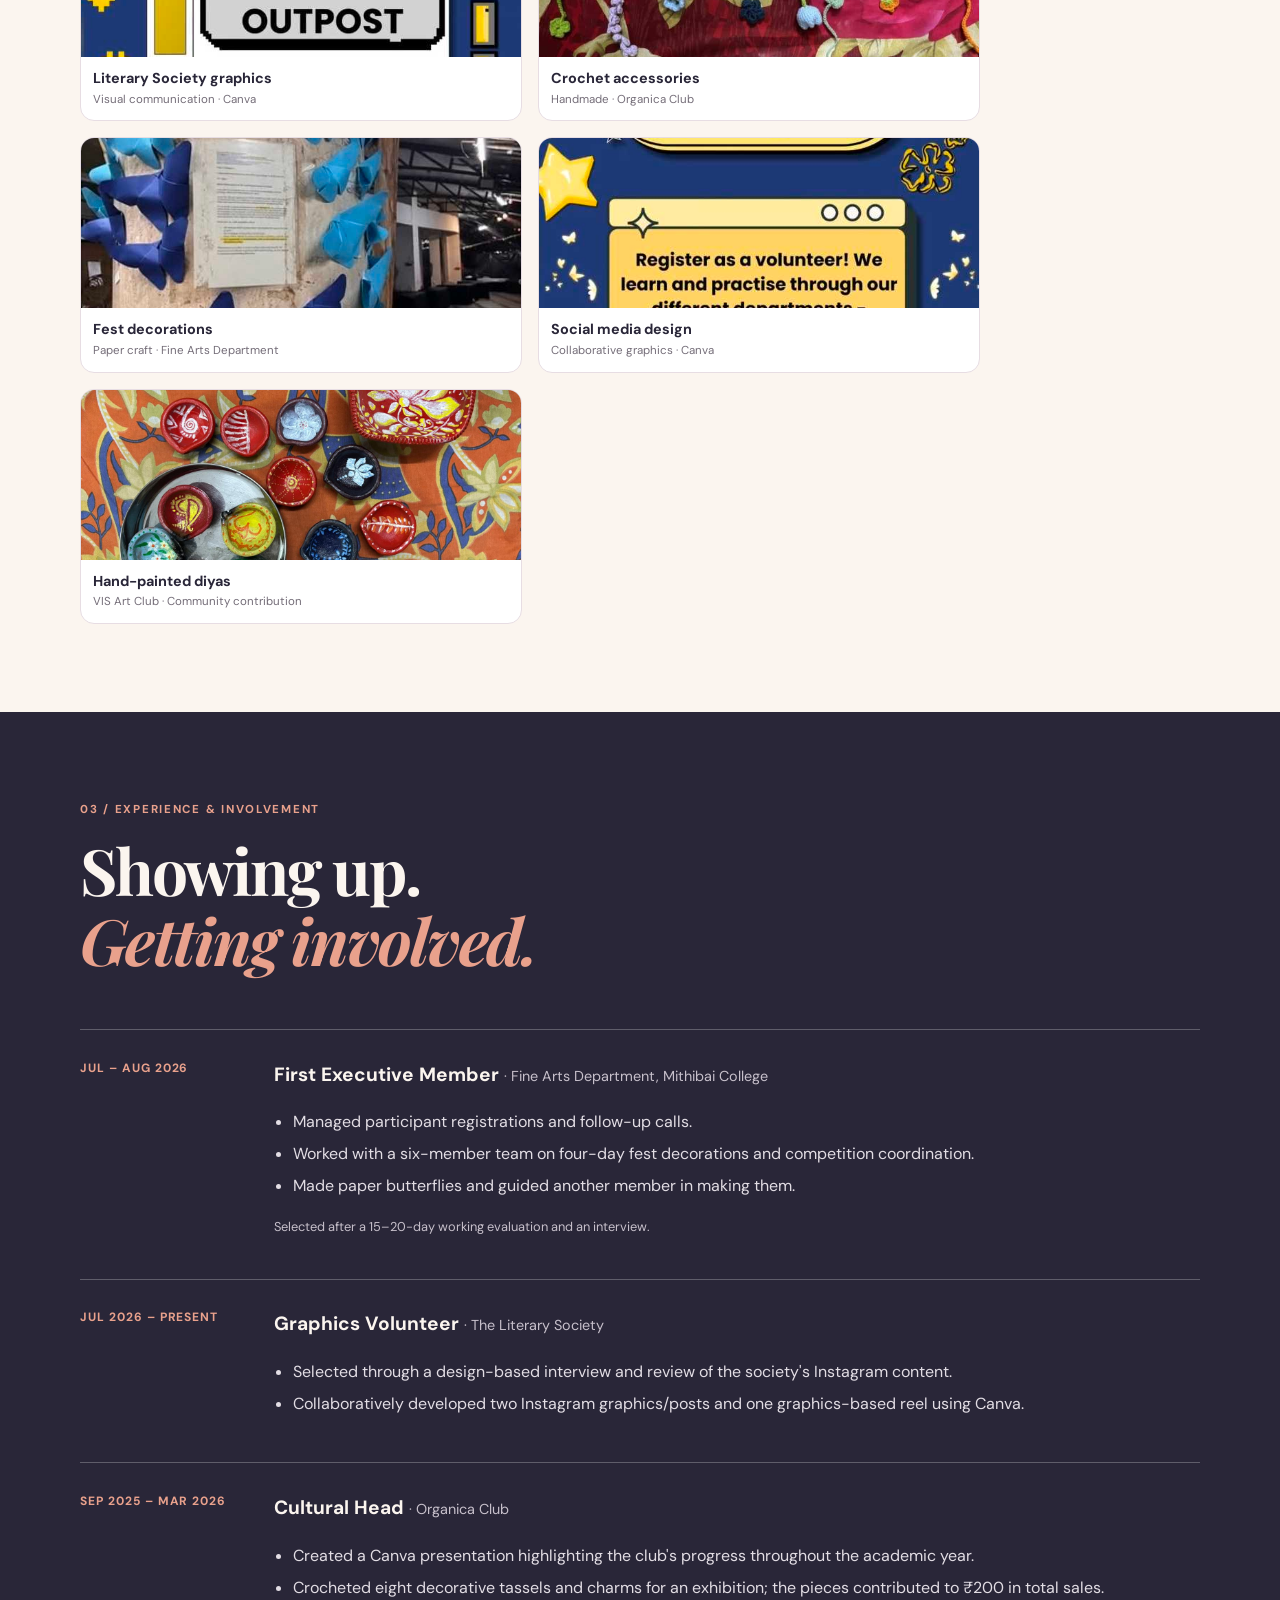
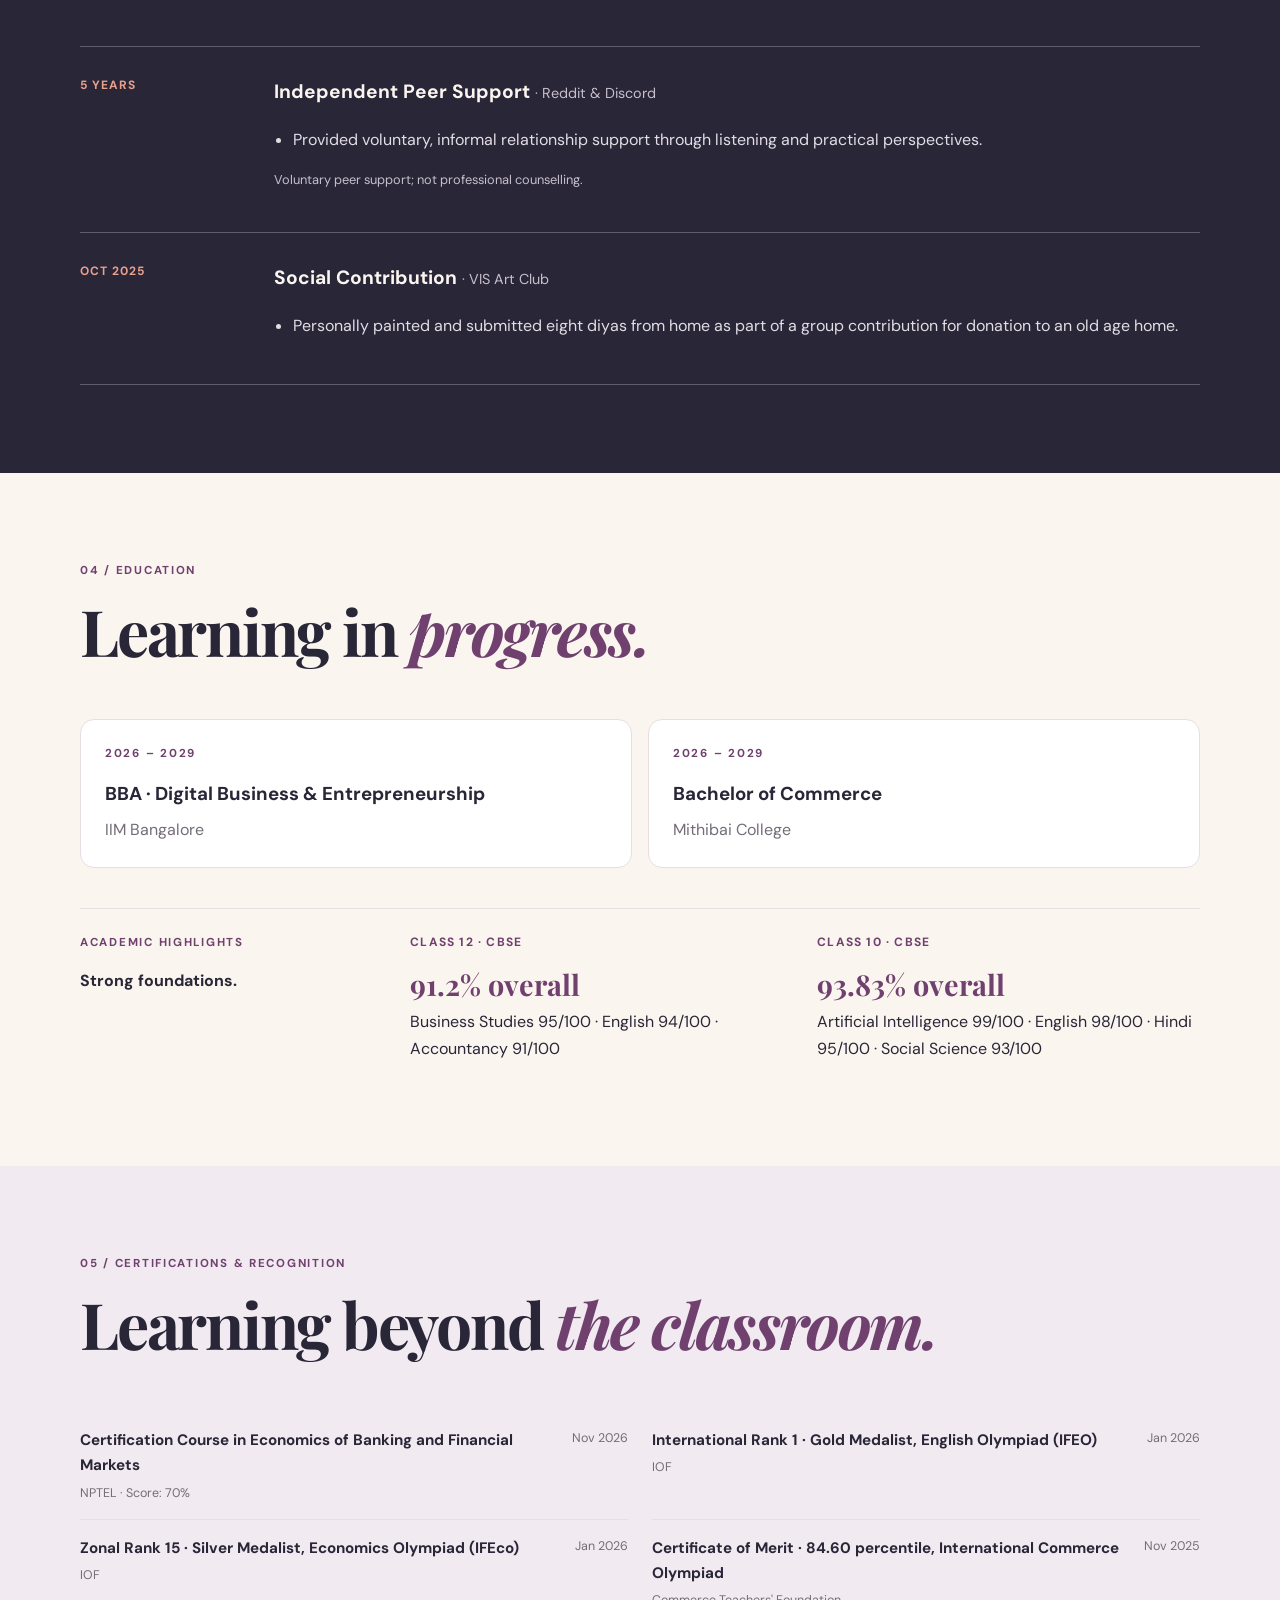
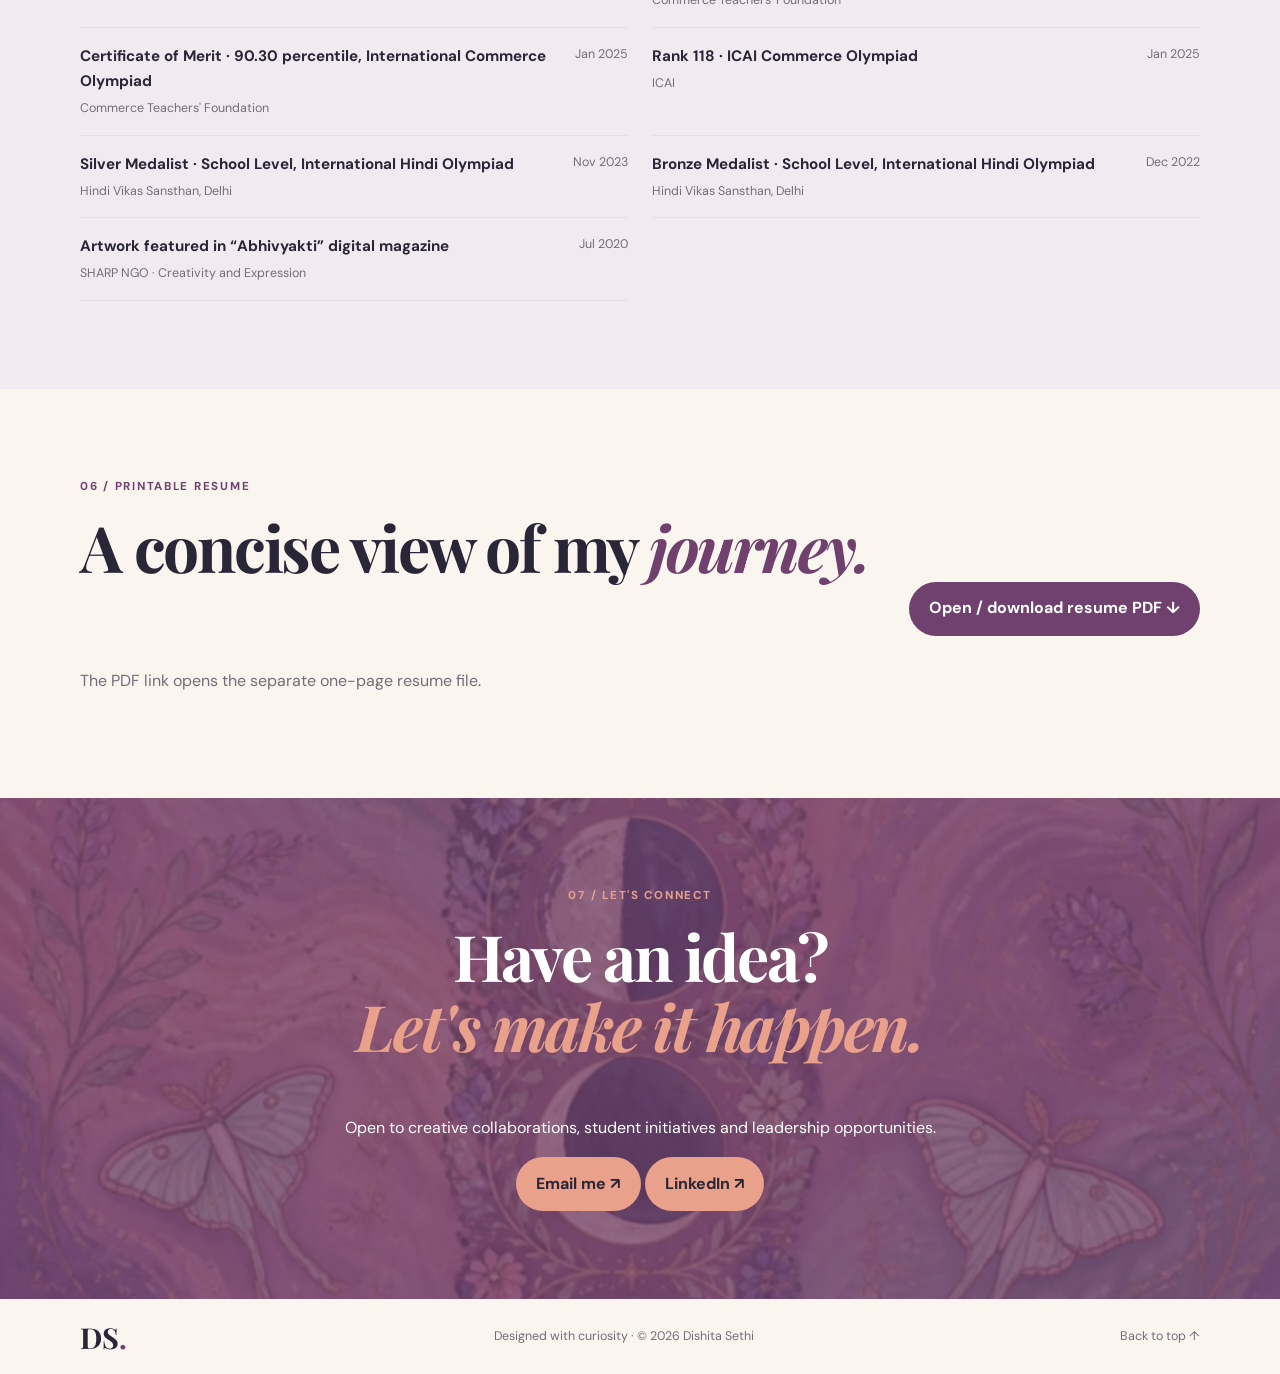
<file: index_updated_gallery.html>
<!DOCTYPE html>
<html lang="en">
<head>
  <meta charset="UTF-8">
  <meta name="viewport" content="width=device-width, initial-scale=1.0">
  <meta name="description" content="Dishita Sethi's portfolio: creative work, student leadership and experiences.">
  <title>Dishita Sethi | Portfolio</title>
  <link rel="preconnect" href="https://fonts.googleapis.com">
  <link rel="preconnect" href="https://fonts.gstatic.com" crossorigin>
  <link href="https://fonts.googleapis.com/css2?family=DM+Sans:wght@400;500;600;700&family=Playfair+Display:ital,wght@0,600;0,700;1,600&display=swap" rel="stylesheet">
  <link rel="stylesheet" href="style.css">
</head>
<body>
  <a class="skip-link" href="#main">Skip to content</a>
  <header class="site-header">
    <nav class="nav container" aria-label="Main navigation">
      <a class="wordmark" href="#home">DS<span>.</span></a>
      <div class="nav-links">
        <a href="#about">About</a><a href="#work">Creative work</a>
        <a href="#experience">Experience</a><a href="#education">Education</a>
        <a href="#certifications">Awards</a><a class="nav-cta" href="#contact">Let's connect</a>
      </div>
    </nav>
  </header>

  <main id="main">
    <section class="hero section container" id="home">
      <div>
        <p class="eyebrow">Student · Creator · Collaborator</p>
        <h1>Ideas, creativity<br>&amp; <em>initiative.</em></h1>
        <p class="intro">I'm a creative and empathetic individual who enjoys taking initiative, exploring ideas and using my abilities to make meaningful contributions.</p>
        <a class="button" href="#work">Explore my work ↗</a>
      </div>
      <div class="hero-art">
        <img class="hero-main" src="crochet-charms.png" alt="Handmade crochet flower and butterfly charms">
        <img class="hero-small" src="fine-arts-butterflies.png" alt="Blue paper butterflies made for a college fest">
      </div>
    </section>

    <section class="section soft" id="about">
      <div class="container two-col">
        <div><p class="eyebrow">01 / A little about me</p><h2>Curious mind.<br><em>Creative outlook.</em></h2></div>
        <div><p>I'm pursuing a Bachelor of Commerce at Mithibai College and a BBA in Digital Business and Entrepreneurship at IIM Bangalore.</p><p>I enjoy bringing ideas to life, contributing to teams and finding thoughtful ways to connect creativity with meaningful work. My experiences span visual design, college events, handmade crafts and informal peer support.</p><p class="traits">Creative · Initiative-taking · Empathetic</p></div>
      </div>
    </section>

    <section class="section container" id="work">
      <div class="section-heading"><div><p class="eyebrow">02 / Selected work</p><h2>Made with <em>curiosity.</em></h2></div><p class="muted">Visual ideas, handmade details and collaborative creations.</p></div>
      <div class="work-grid">
        <article class="work-card"><img src="literary-outpost.png" alt="Literary Society announcement graphic"><div><h3>Literary Society graphics</h3><p>Visual communication · Canva</p></div></article>
        <article class="work-card"><img src="crochet-charms.png" alt="Colourful handmade crochet charms"><div><h3>Crochet accessories</h3><p>Handmade · Organica Club</p></div></article>
        <article class="work-card"><img src="fine-arts-butterflies.png" alt="Handmade blue paper butterflies"><div><h3>Fest decorations</h3><p>Paper craft · Fine Arts Department</p></div></article>
        <article class="work-card"><img src="literary-volunteer-post.png" alt="Literary Society volunteer recruitment graphic"><div><h3>Social media design</h3><p>Collaborative graphics · Canva</p></div></article>
        <article class="work-card"><img src="hand-painted-diyas.jpg" alt="Eight hand-painted diyas made for a group donation"><div><h3>Hand-painted diyas</h3><p>VIS Art Club · Community contribution</p></div></article>
      </div>
    </section>

    <section class="section dark" id="experience">
      <div class="container">
        <p class="eyebrow">03 / Experience &amp; involvement</p><h2>Showing up.<br><em>Getting involved.</em></h2>
        <div class="timeline">
          <article><time>JUL – AUG 2026</time><div><h3>First Executive Member <span>· Fine Arts Department, Mithibai College</span></h3><ul><li>Managed participant registrations and follow-up calls.</li><li>Worked with a six-member team on four-day fest decorations and competition coordination.</li><li>Made paper butterflies and guided another member in making them.</li></ul><p class="small-note">Selected after a 15–20-day working evaluation and an interview.</p></div></article>
          <article><time>JUL 2026 – PRESENT</time><div><h3>Graphics Volunteer <span>· The Literary Society</span></h3><ul><li>Selected through a design-based interview and review of the society's Instagram content.</li><li>Collaboratively developed two Instagram graphics/posts and one graphics-based reel using Canva.</li></ul></div></article>
          <article><time>SEP 2025 – MAR 2026</time><div><h3>Cultural Head <span>· Organica Club</span></h3><ul><li>Created a Canva presentation highlighting the club's progress throughout the academic year.</li><li>Crocheted eight decorative tassels and charms for an exhibition; the pieces contributed to ₹200 in total sales.</li></ul></div></article>
          <article><time>5 YEARS</time><div><h3>Independent Peer Support <span>· Reddit &amp; Discord</span></h3><ul><li>Provided voluntary, informal relationship support through listening and practical perspectives.</li></ul><p class="small-note">Voluntary peer support; not professional counselling.</p></div></article>
          <article><time>OCT 2025</time><div><h3>Social Contribution <span>· VIS Art Club</span></h3><ul><li>Personally painted and submitted eight diyas from home as part of a group contribution for donation to an old age home.</li></ul></div></article>
        </div>
      </div>
    </section>

    <section class="section container" id="education">
      <p class="eyebrow">04 / Education</p><h2>Learning in <em>progress.</em></h2>
      <div class="education-grid"><article><p class="eyebrow">2026 – 2029</p><h3>BBA · Digital Business &amp; Entrepreneurship</h3><p>IIM Bangalore</p></article><article><p class="eyebrow">2026 – 2029</p><h3>Bachelor of Commerce</h3><p>Mithibai College</p></article></div>
      <div class="academics">
        <div><p class="eyebrow">Academic highlights</p><h3>Strong foundations.</h3></div>
        <div><h3 class="label">CLASS 12 · CBSE</h3><p class="percentage">91.2% overall</p><p>Business Studies 95/100 · English 94/100 · Accountancy 91/100</p></div>
        <div><h3 class="label">CLASS 10 · CBSE</h3><p class="percentage">93.83% overall</p><p>Artificial Intelligence 99/100 · English 98/100 · Hindi 95/100 · Social Science 93/100</p></div>
      </div>
    </section>

    <section class="section soft" id="certifications">
      <div class="container"><p class="eyebrow">05 / Certifications &amp; recognition</p><h2>Learning beyond <em>the classroom.</em></h2>
        <div class="awards">
          <article><div><h3>Certification Course in Economics of Banking and Financial Markets</h3><p>NPTEL · Score: 70%</p></div><time>Nov 2026</time></article>
          <article><div><h3>International Rank 1 · Gold Medalist, English Olympiad (IFEO)</h3><p>IOF</p></div><time>Jan 2026</time></article>
          <article><div><h3>Zonal Rank 15 · Silver Medalist, Economics Olympiad (IFEco)</h3><p>IOF</p></div><time>Jan 2026</time></article>
          <article><div><h3>Certificate of Merit · 84.60 percentile, International Commerce Olympiad</h3><p>Commerce Teachers' Foundation</p></div><time>Nov 2025</time></article>
          <article><div><h3>Certificate of Merit · 90.30 percentile, International Commerce Olympiad</h3><p>Commerce Teachers' Foundation</p></div><time>Jan 2025</time></article>
          <article><div><h3>Rank 118 · ICAI Commerce Olympiad</h3><p>ICAI</p></div><time>Jan 2025</time></article>
          <article><div><h3>Silver Medalist · School Level, International Hindi Olympiad</h3><p>Hindi Vikas Sansthan, Delhi</p></div><time>Nov 2023</time></article>
          <article><div><h3>Bronze Medalist · School Level, International Hindi Olympiad</h3><p>Hindi Vikas Sansthan, Delhi</p></div><time>Dec 2022</time></article>
          <article><div><h3>Artwork featured in “Abhivyakti” digital magazine</h3><p>SHARP NGO · Creativity and Expression</p></div><time>Jul 2020</time></article>
        </div>
      </div>
    </section>

    <section class="section container" id="resume">
      <div class="section-heading"><div><p class="eyebrow">06 / Printable resume</p><h2>A concise view of my <em>journey.</em></h2></div><a class="button" href="resume.PDF" target="_blank" rel="noopener">Open / download resume PDF ↓</a></div>
      <p class="muted">The PDF link opens the separate one-page resume file.</p>
    </section>

    <section class="section contact" id="contact"><div class="container"><p class="eyebrow">07 / Let's connect</p><h2>Have an idea?<br><em>Let's make it happen.</em></h2><p>Open to creative collaborations, student initiatives and leadership opportunities.</p><div class="contact-links">
        <a class="button light" href="mailto:dishitasethi56@gmail.com">Email me ↗</a>
        <a class="button light" href="https://www.linkedin.com/in/dishita-s-14ba99420/" target="_blank" rel="noopener noreferrer">LinkedIn ↗</a>
      </div></div></section>
  </main>
  <footer><div class="container footer-inner"><a class="wordmark" href="#home">DS<span>.</span></a><p>Designed with curiosity · © 2026 Dishita Sethi</p><a href="#home">Back to top ↑</a></div></footer>
</body>
</html>
</file>
<file: style.css>
/* Portfolio styles — plum, peach and warm ivory palette */
:root {
  --plum: #70416F;
  --peach: #E9A18C;
  --ink: #292638;
  --ivory: #FBF5EF;
  --paper: #FFFFFF;
  --muted: #746D78;
  --line: #E7DDE3;
  --soft: #F2EAF1;
}
* { box-sizing: border-box; }
html { scroll-behavior: smooth; }
body { margin: 0; background: var(--ivory); color: var(--ink); font: 16px/1.65 "DM Sans", sans-serif; }
img { display: block; max-width: 100%; }
a { color: inherit; }
h1, h2, h3, p { margin-top: 0; }
h1, h2 { font-family: "Playfair Display", serif; line-height: 1.1; letter-spacing: -.035em; }
h1 { font-size: clamp(3rem, 7vw, 6rem); }
h2 { font-size: clamp(2.3rem, 5vw, 4rem); }
h1 em, h2 em { color: var(--plum); }
.hero h1 em { color: var(--peach); }
.container { width: min(1120px, calc(100% - 3rem)); margin: auto; }
.section { padding: 5.5rem 0; }
.soft { background: var(--soft); }
.dark { background: var(--ink); color: var(--ivory); }
.eyebrow { color: var(--plum); font-size: .72rem; font-weight: 700; letter-spacing: .15em; text-transform: uppercase; margin-bottom: 1rem; }
.dark .eyebrow, .dark h2 em { color: var(--peach); }
.muted, .small-note { color: var(--muted); }
.small-note { font-size: .8rem; }
.skip-link { position: absolute; left: -999px; top: 1rem; background: white; padding: .7rem; z-index: 20; }
.skip-link:focus { left: 1rem; }
.site-header { position: sticky; top: 0; z-index: 10; background: rgba(251,245,239,.96); border-bottom: 1px solid var(--line); }
.nav, .nav-links, .footer-inner { display: flex; align-items: center; justify-content: space-between; }
.nav { min-height: 72px; gap: 1.5rem; }
.wordmark { font: 700 1.8rem "Playfair Display", serif; text-decoration: none; }
.wordmark span { color: var(--plum); }
.nav-links { gap: 1.2rem; flex-wrap: wrap; }
.nav-links a { font-size: .82rem; font-weight: 600; text-decoration: none; }
.nav-cta { border: 1px solid var(--plum); border-radius: 30px; padding: .4rem .8rem; color: var(--plum); }
.hero { min-height: 610px; display: grid; grid-template-columns: 1fr 1fr; align-items: center; gap: 3rem; }
.intro { max-width: 520px; color: var(--muted); font-size: 1.08rem; margin-bottom: 1.5rem; }
.button { display: inline-block; background: var(--plum); color: white; border: 1px solid transparent; border-radius: 30px; padding: .8rem 1.2rem; text-decoration: none; font-weight: 700; }
.button:hover { background: var(--peach); color: var(--ink); }
.hero-art { min-height: 480px; position: relative; }
.hero-art::before { content: ""; position: absolute; width: 210px; height: 210px; border-radius: 50%; background: #E9A18C35; right: 4%; top: 2%; }
.hero-note { position: absolute; right: 0; bottom: -8px; z-index: 2; width: 142px; height: 142px; padding: 1rem; display: flex; flex-direction: column; align-items: center; justify-content: center; text-align: center; box-sizing: border-box; background: var(--peach); color: var(--ink); border-radius: 50%; font: 700 .82rem/1.35 "DM Sans", sans-serif; box-shadow: 0 8px 24px #29263818; }
.hero-note em { font-family: "Playfair Display", serif; font-size: 1rem; }
.hero-art img { position: absolute; object-fit: cover; border: 8px solid white; box-shadow: 0 15px 35px #29263820; }
.hero-main { width: min(78%, 360px); height: auto; aspect-ratio: 3 / 4; max-height: 450px; right: 8%; top: 0; transform: rotate(2deg); object-position: center top; }
.hero-small { width: 48%; height: 190px; left: 0; bottom: 0; transform: rotate(-5deg); }
.two-col { display: grid; grid-template-columns: .9fr 1.1fr; gap: 4rem; }
.traits { color: var(--plum); font-weight: 700; }
.section-heading { display: flex; justify-content: space-between; align-items: end; gap: 2rem; margin-bottom: 2rem; }
.section-heading .muted { max-width: 300px; }
.work-grid { display: grid; grid-template-columns: repeat(2, minmax(0, 1fr)); gap: 1rem; max-width: 900px; }
.work-featured { grid-column: 1 / -1; }
.work-featured img { height: 230px; }
.work-card { background: white; border: 1px solid var(--line); border-radius: 14px; overflow: hidden; }
.work-card img { width: 100%; height: 170px; object-fit: cover; background: var(--soft); }
.work-card div { padding: .75rem; }
.work-card h3 { font-size: .9rem; line-height: 1.35; margin-bottom: .2rem; }
.work-card p { color: var(--muted); font-size: .72rem; line-height: 1.45; margin: 0; }
.timeline { border-top: 1px solid #ffffff40; }
.timeline article { display: grid; grid-template-columns: 170px 1fr; gap: 1.5rem; padding: 1.8rem 0; border-bottom: 1px solid #ffffff40; }
.timeline time { color: var(--peach); font-size: .75rem; font-weight: 700; letter-spacing: .08em; }
.timeline h3 { font-size: 1.2rem; }
.timeline h3 span { color: #c7c0cb; font-size: .9rem; font-weight: 400; }
.timeline ul { padding-left: 1.2rem; color: #e2dde4; }
.timeline li { margin-bottom: .35rem; }
.timeline .small-note { color: #c7c0cb; }
.education-grid { display: grid; grid-template-columns: 1fr 1fr; gap: 1rem; }
.education-grid article { padding: 1.5rem; background: white; border: 1px solid var(--line); border-radius: 14px; }
.education-grid h3 { margin-bottom: .4rem; }
.education-grid p:last-child { margin-bottom: 0; color: var(--muted); }
.academics { display: grid; grid-template-columns: .8fr 1fr 1fr; gap: 1.5rem; margin-top: 2.5rem; padding-top: 1.5rem; border-top: 1px solid var(--line); }
.academics h3 { font-size: 1rem; }
.academics .label { color: var(--plum); font-size: .75rem; letter-spacing: .1em; }
.percentage { color: var(--plum); font: 700 1.8rem "Playfair Display", serif; margin-bottom: .4rem; }
.awards { display: grid; grid-template-columns: 1fr 1fr; gap: 0 1.5rem; margin-top: 2rem; }
.awards article { display: flex; justify-content: space-between; align-items: flex-start; gap: 1rem; padding: 1rem 0; border-bottom: 1px solid var(--line); text-align: left; }
.awards article > div { min-width: 0; text-align: left; }
.awards h3 { font-size: .95rem; margin: 0 0 .25rem; text-align: left; }
.awards p, .awards time { color: var(--muted); font-size: .78rem; margin: 0; }
.awards time { white-space: nowrap; text-align: left; }
.contact { background: var(--plum); color: white; text-align: center; }
.contact .eyebrow, .contact h2 em { color: var(--peach); }
.contact .button.light { background: var(--peach); color: var(--ink); }
.footer-inner { min-height: 75px; gap: 1rem; }
.footer-inner p, .footer-inner > a:last-child { color: var(--muted); font-size: .78rem; margin: 0; text-decoration: none; }
@media (max-width: 760px) {
  .container { width: min(100% - 2rem, 560px); }
  .section { padding: 4rem 0; }
  .nav { align-items: flex-start; padding: .8rem 0; }
  .nav-links { justify-content: flex-end; gap: .5rem .8rem; }
  .nav-links a { font-size: .7rem; }
  .hero, .two-col { grid-template-columns: 1fr; }
  .hero { padding-top: 3.5rem; }
  .hero-art { min-height: 490px; }
  .hero-note { right: 0; bottom: -2px; width: 118px; height: 118px; padding: .75rem; font-size: .68rem; }
  .hero-main { width: min(82%, 340px); height: auto; aspect-ratio: 3 / 4; max-height: 430px; right: 8%; top: 0; }
  .hero-small { height: 155px; }
  .section-heading { align-items: flex-start; flex-direction: column; }
  .work-grid { grid-template-columns: repeat(2, minmax(0, 1fr)); gap: .7rem; }
  .work-card img { height: 125px; }
  .work-featured img { height: 175px; }
  .awards, .education-grid, .academics { grid-template-columns: 1fr; }
  .timeline article { grid-template-columns: 1fr; gap: .4rem; }
  .footer-inner { flex-wrap: wrap; padding: 1rem 0; }
}
@media (prefers-reduced-motion: reduce) {
  html { scroll-behavior: auto; }
}


/* Projects */
.location { color: var(--plum); font-weight: 700; margin: 0 0 1.5rem; }
.projects-grid { display: grid; grid-template-columns: repeat(2, minmax(0, 1fr)); gap: 1rem; margin-top: 2rem; }
.project-card { padding: 1.5rem; background: var(--paper); border: 1px solid var(--line); border-radius: 14px; }
.project-card h3 { color: var(--plum); font: 700 1.2rem/1.3 "Playfair Display", serif; margin: 0 0 .65rem; }
.project-card p:last-child { color: var(--muted); font-size: .9rem; margin: 0; }
.project-card .project-date { color: var(--plum); font-size: .68rem; font-weight: 700; letter-spacing: .12em; margin: 0 0 .7rem; }
@media (max-width: 760px) {
  .projects-grid { grid-template-columns: 1fr; }
}


/* Centered personal identity and initials monogram */
.hero { grid-template-rows: auto 1fr; row-gap: 1.2rem; }
.hero-identity { grid-column: 1 / -1; display: flex; flex-direction: column; align-items: center; justify-content: center; text-align: center; gap: .65rem; padding-top: .25rem; }
.monogram { width: 82px; height: 82px; display: grid; place-items: center; border-radius: 50%; background: var(--plum); color: var(--ivory); border: 5px solid var(--peach); outline: 1px solid var(--plum); outline-offset: 4px; font: 700 1.7rem "Playfair Display", serif; letter-spacing: .04em; box-shadow: 0 8px 22px #29263820; }
.hero-name { color: var(--ink); font: 700 clamp(2.4rem, 5vw, 3.8rem)/1.08 "Playfair Display", serif; letter-spacing: -.035em; margin: .2rem 0 0; }
.hero-copy { min-width: 0; }
@media (max-width: 760px) {
  .hero { grid-template-rows: auto auto auto; row-gap: 1.2rem; }
  .hero-identity { padding-top: .2rem; }
  .monogram { width: 72px; height: 72px; font-size: 1.5rem; }
  .hero-name { font-size: clamp(2.2rem, 9vw, 3rem); }
}


/* The name stands alone; remove the separate initials badge. */
.hero-identity { gap: 0; }


/* Resume-style left-aligned name and role line */
.hero { grid-template-rows: 1fr; row-gap: 0; }
.hero-identity { display: none; }
.hero-name { text-align: left; margin: 0 0 .85rem; font-size: clamp(2.5rem, 5vw, 4rem); }
.hero-copy .eyebrow { text-align: left; margin-bottom: 1rem; }
@media (max-width: 760px) {
  .hero { grid-template-rows: auto; row-gap: 0; }
  .hero-name { font-size: clamp(2.35rem, 9vw, 3.2rem); }
}


/* Hero navigation actions */
.hero-actions { display: flex; align-items: center; flex-wrap: wrap; gap: 1rem 1.25rem; }
.text-link { color: var(--plum); font-size: .9rem; font-weight: 700; text-decoration: none; border-bottom: 1px solid var(--peach); padding-bottom: .15rem; }
.text-link:hover { color: var(--ink); border-color: var(--plum); }


/* Refined secondary hero action */
.hero-actions { gap: 1rem 1.35rem; }
.text-link { display: inline-flex; align-items: center; gap: .38rem; color: var(--plum); font-size: .9rem; font-weight: 700; text-decoration: none; border-bottom: 1px solid var(--peach); padding: .35rem 0 .2rem; transition: color .2s ease, border-color .2s ease; }
.link-arrow { display: inline-block; color: var(--peach); transition: transform .22s ease, color .22s ease; }
.text-link:hover, .text-link:focus-visible { color: var(--ink); border-color: var(--plum); }
.text-link:hover .link-arrow, .text-link:focus-visible .link-arrow { color: var(--plum); transform: translate(3px, -3px); }
.text-link:focus-visible { outline: 2px solid var(--peach); outline-offset: 5px; border-radius: 2px; }
@media (prefers-reduced-motion: reduce) { .text-link, .link-arrow { transition: none; } }


/* More distinctive editorial treatment for the experience link */
.hero-actions { display: flex; align-items: center; gap: 1rem 1.5rem; }
.hero-actions .button { box-shadow: 0 8px 20px #70416f26; }
.text-link { display: inline-grid; grid-template-columns: auto auto; grid-template-rows: auto auto; align-items: center; column-gap: .55rem; row-gap: .05rem; padding: .25rem 0 .35rem; border-bottom: 1px solid var(--peach); text-decoration: none; }
.experience-index { grid-column: 1 / 2; grid-row: 1; color: var(--muted); font-size: .58rem; font-weight: 700; letter-spacing: .16em; line-height: 1.2; }
.experience-label { grid-column: 1 / 2; grid-row: 2; color: var(--plum); font-size: .92rem; font-weight: 700; line-height: 1.35; }
.link-arrow { grid-column: 2; grid-row: 1 / 3; display: grid; place-items: center; width: 32px; height: 32px; border-radius: 50%; background: var(--peach); color: var(--ink); font-size: 1rem; transition: transform .22s ease, background .22s ease; }
.text-link:hover, .text-link:focus-visible { border-color: var(--plum); }
.text-link:hover .link-arrow, .text-link:focus-visible .link-arrow { background: var(--plum); color: white; transform: translate(3px, -3px); }
@media (max-width: 760px) { .hero-actions { gap: .9rem 1.2rem; } .experience-label { font-size: .88rem; } }
@media (prefers-reduced-motion: reduce) { .link-arrow { transition: none; } }


/* Tighten the whitespace beneath the About and Creative Work headings */
#about .two-col > div:first-child h2 { margin-bottom: .45rem; }
#work .section-heading { margin-bottom: 1.25rem; }
#work .section-heading h2 { margin-bottom: .35rem; }

/* Further tighten heading-to-content spacing in About and Creative Work */
#about .two-col { align-items: start; }
#about .two-col > div:first-child .eyebrow { margin-bottom: .55rem; }
#about .two-col > div:first-child h2 { margin: 0; }
#work .section-heading { align-items: start; margin-bottom: .55rem; }
#work .section-heading h2 { margin: 0; }
#work .section-heading > .muted { margin-top: .35rem; margin-bottom: 0; }
@media (max-width: 760px) {
  #work .section-heading { gap: .45rem; margin-bottom: .6rem; }
  #work .section-heading > .muted { margin-top: 0; }
}


/* Give the Creative Work title room to breathe before the gallery */
#work .section-heading { margin-bottom: 1.6rem; }
@media (max-width: 760px) {
  #work .section-heading { margin-bottom: 1.25rem; }
}


/* Group the Creative Work title and supporting line as one calm heading block */
#work .section-heading {
  display: block;
  margin-bottom: 2.15rem;
}
#work .work-heading-copy {
  max-width: 620px;
}
#work .work-heading-copy .eyebrow {
  margin-bottom: .7rem;
}
#work .work-heading-copy h2 {
  margin: 0;
}
#work .work-heading-copy .muted {
  max-width: 440px;
  margin: .8rem 0 0;
  line-height: 1.55;
}
@media (max-width: 760px) {
  #work .section-heading { margin-bottom: 1.8rem; }
  #work .work-heading-copy .muted { margin-top: .7rem; }
}


/* Ensure the homepage portrait stays in normal document flow on all screen sizes */
.hero-art .hero-main {
  position: relative;
  display: block;
  width: min(100%, 360px);
  height: auto;
  aspect-ratio: 3 / 4;
  max-height: none;
  right: auto;
  top: auto;
  margin: 0 auto;
  transform: none;
  object-fit: cover;
  object-position: center top;
}
@media (max-width: 760px) {
  .hero-art .hero-main {
    width: min(100%, 340px);
    height: auto;
  }
}


/* Final responsive portrait layout */
.hero-art .hero-main { position: relative; display: block; width: min(100%, 360px); height: auto; aspect-ratio: 3 / 4; max-height: none; right: auto; top: auto; margin: 0 auto; transform: none; object-fit: cover; object-position: center top; }
@media (max-width: 760px) { .hero-art .hero-main { width: min(100%, 340px); height: auto; } }

/* Neat, contained celestial-inspired frame for the homepage portrait */
.hero-art .hero-main {
  border: 8px solid var(--ivory);
  outline: none;
  box-shadow: 0 0 0 1px #C99A58, 0 12px 30px #29263824;
  border-radius: 3px;
  transform: rotate(1.6deg);
  transform-origin: center center;
}

/* Faded moon-phase artwork at the very top and bottom only */
.hero {
  position: relative;
  isolation: isolate;
}
.hero::before {
  content: "";
  position: absolute;
  z-index: -1;
  top: 0;
  left: 0;
  right: 0;
  height: 230px;
  background: url("moon-phase-background.jpg") center top / contain no-repeat;
  opacity: .16;
  pointer-events: none;
}
footer {
  position: relative;
  isolation: isolate;
}
footer::before {
  content: "";
  position: absolute;
  z-index: -1;
  left: 0;
  right: 0;
  bottom: 0;
  height: 190px;
  background: url("moon-phase-background.jpg") center bottom / contain no-repeat;
  opacity: .16;
  pointer-events: none;
}



/* Refined full-section moon artwork and clearer portrait spacing */
.hero {
  gap: 4.5rem;
}
.hero-art {
  padding-left: .75rem;
}
.hero-art .hero-main {
  transform: rotate(1.6deg);
}
.hero::before {
  top: 0;
  bottom: 0;
  left: 50%;
  right: auto;
  width: 100vw;
  height: auto;
  transform: translateX(-50%);
  background:
    linear-gradient(rgba(251,245,239,.78), rgba(251,245,239,.78)),
    url("moon-phase-background.jpg") center center / cover no-repeat;
  opacity: 1;
}
.contact {
  position: relative;
  isolation: isolate;
  overflow: hidden;
  background: var(--plum);
}
.contact::before {
  content: "";
  position: absolute;
  z-index: -1;
  inset: 0;
  background:
    linear-gradient(rgba(112,65,111,.76), rgba(112,65,111,.76)),
    url("moon-phase-background.jpg") center center / cover no-repeat;
  pointer-events: none;
}
footer::before {
  content: none;
}
@media (max-width: 760px) {
  .hero {
    gap: 2rem;
  }
  .hero-art {
    padding-left: 0;
  }
}
</file>
